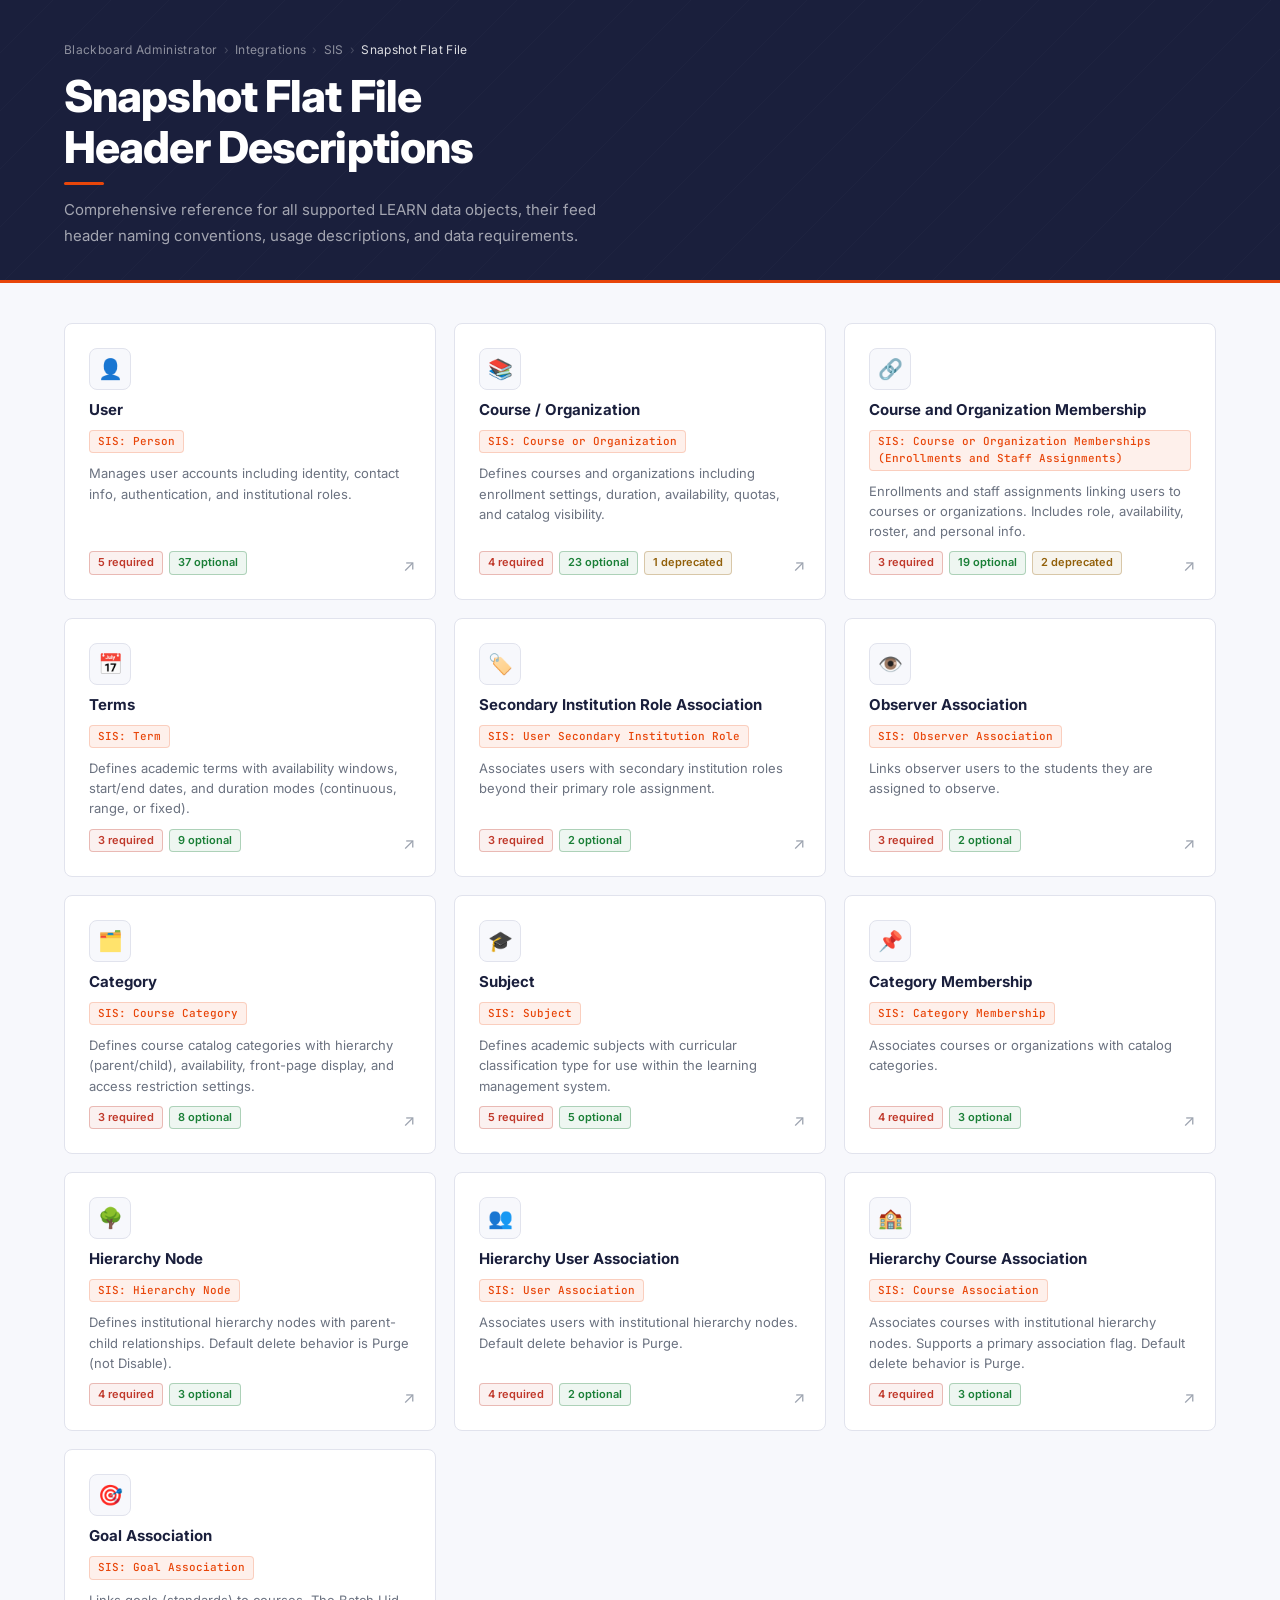
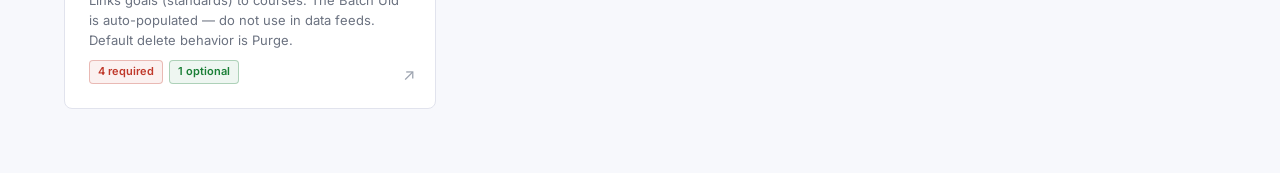
<file: docs/snapshot_reference_site/site/index.html>
<!DOCTYPE html>
<html lang="en">
<head>
<meta charset="UTF-8">
<meta name="viewport" content="width=device-width, initial-scale=1.0">
<title>Snapshot Flat File Header Descriptions</title>
<link rel="preconnect" href="https://fonts.googleapis.com">
<link rel="preconnect" href="https://fonts.gstatic.com" crossorigin>
<link href="https://fonts.googleapis.com/css2?family=Inter:wght@400;500;600;700;800&family=JetBrains+Mono:wght@400;500&display=swap" rel="stylesheet">
<link rel="stylesheet" href="styles.css">
<link rel="stylesheet" href="index.css">
</head>
<body>
<header>
  <div class="header-inner">
    <div class="breadcrumb">Blackboard Administrator<span class="sep">›</span>Integrations<span class="sep">›</span>SIS<span class="sep">›</span><span style="color:rgba(255,255,255,0.85)">Snapshot Flat File</span></div>
    <h1>Snapshot Flat File<br>Header Descriptions</h1>
    <p class="subtitle">Comprehensive reference for all supported LEARN data objects, their feed header naming conventions, usage descriptions, and data requirements.</p>
  </div>
</header>
<main class="main">
  <div class="grid">
    <a class="card" href="user.html">
      <div class="card-icon">👤</div>
      <div class="card-title">User</div>
      <div class="card-sis">SIS: Person</div>
      <div class="card-desc">Manages user accounts including identity, contact info, authentication, and institutional roles.</div>
      <div class="card-meta">
        <span class="badge badge-req">5 required</span>
        <span class="badge badge-opt">37 optional</span>
        
      </div>
      <span class="arrow">&#x2197;</span>
    </a>
    <a class="card" href="course-organization.html">
      <div class="card-icon">📚</div>
      <div class="card-title">Course / Organization</div>
      <div class="card-sis">SIS: Course or Organization</div>
      <div class="card-desc">Defines courses and organizations including enrollment settings, duration, availability, quotas, and catalog visibility.</div>
      <div class="card-meta">
        <span class="badge badge-req">4 required</span>
        <span class="badge badge-opt">23 optional</span>
        <span class="badge badge-dep-warn">1 deprecated</span>
      </div>
      <span class="arrow">&#x2197;</span>
    </a>
    <a class="card" href="membership.html">
      <div class="card-icon">🔗</div>
      <div class="card-title">Course and Organization Membership</div>
      <div class="card-sis">SIS: Course or Organization Memberships (Enrollments and Staff Assignments)</div>
      <div class="card-desc">Enrollments and staff assignments linking users to courses or organizations. Includes role, availability, roster, and personal info.</div>
      <div class="card-meta">
        <span class="badge badge-req">3 required</span>
        <span class="badge badge-opt">19 optional</span>
        <span class="badge badge-dep-warn">2 deprecated</span>
      </div>
      <span class="arrow">&#x2197;</span>
    </a>
    <a class="card" href="terms.html">
      <div class="card-icon">📅</div>
      <div class="card-title">Terms</div>
      <div class="card-sis">SIS: Term</div>
      <div class="card-desc">Defines academic terms with availability windows, start/end dates, and duration modes (continuous, range, or fixed).</div>
      <div class="card-meta">
        <span class="badge badge-req">3 required</span>
        <span class="badge badge-opt">9 optional</span>
        
      </div>
      <span class="arrow">&#x2197;</span>
    </a>
    <a class="card" href="secondary-institution-role.html">
      <div class="card-icon">🏷️</div>
      <div class="card-title">Secondary Institution Role Association</div>
      <div class="card-sis">SIS: User Secondary Institution Role</div>
      <div class="card-desc">Associates users with secondary institution roles beyond their primary role assignment.</div>
      <div class="card-meta">
        <span class="badge badge-req">3 required</span>
        <span class="badge badge-opt">2 optional</span>
        
      </div>
      <span class="arrow">&#x2197;</span>
    </a>
    <a class="card" href="observer-association.html">
      <div class="card-icon">👁️</div>
      <div class="card-title">Observer Association</div>
      <div class="card-sis">SIS: Observer Association</div>
      <div class="card-desc">Links observer users to the students they are assigned to observe.</div>
      <div class="card-meta">
        <span class="badge badge-req">3 required</span>
        <span class="badge badge-opt">2 optional</span>
        
      </div>
      <span class="arrow">&#x2197;</span>
    </a>
    <a class="card" href="category.html">
      <div class="card-icon">🗂️</div>
      <div class="card-title">Category</div>
      <div class="card-sis">SIS: Course Category</div>
      <div class="card-desc">Defines course catalog categories with hierarchy (parent/child), availability, front-page display, and access restriction settings.</div>
      <div class="card-meta">
        <span class="badge badge-req">3 required</span>
        <span class="badge badge-opt">8 optional</span>
        
      </div>
      <span class="arrow">&#x2197;</span>
    </a>
    <a class="card" href="subject.html">
      <div class="card-icon">🎓</div>
      <div class="card-title">Subject</div>
      <div class="card-sis">SIS: Subject</div>
      <div class="card-desc">Defines academic subjects with curricular classification type for use within the learning management system.</div>
      <div class="card-meta">
        <span class="badge badge-req">5 required</span>
        <span class="badge badge-opt">5 optional</span>
        
      </div>
      <span class="arrow">&#x2197;</span>
    </a>
    <a class="card" href="category-membership.html">
      <div class="card-icon">📌</div>
      <div class="card-title">Category Membership</div>
      <div class="card-sis">SIS: Category Membership</div>
      <div class="card-desc">Associates courses or organizations with catalog categories.</div>
      <div class="card-meta">
        <span class="badge badge-req">4 required</span>
        <span class="badge badge-opt">3 optional</span>
        
      </div>
      <span class="arrow">&#x2197;</span>
    </a>
    <a class="card" href="hierarchy-node.html">
      <div class="card-icon">🌳</div>
      <div class="card-title">Hierarchy Node</div>
      <div class="card-sis">SIS: Hierarchy Node</div>
      <div class="card-desc">Defines institutional hierarchy nodes with parent-child relationships. Default delete behavior is Purge (not Disable).</div>
      <div class="card-meta">
        <span class="badge badge-req">4 required</span>
        <span class="badge badge-opt">3 optional</span>
        
      </div>
      <span class="arrow">&#x2197;</span>
    </a>
    <a class="card" href="hierarchy-user-association.html">
      <div class="card-icon">👥</div>
      <div class="card-title">Hierarchy User Association</div>
      <div class="card-sis">SIS: User Association</div>
      <div class="card-desc">Associates users with institutional hierarchy nodes. Default delete behavior is Purge.</div>
      <div class="card-meta">
        <span class="badge badge-req">4 required</span>
        <span class="badge badge-opt">2 optional</span>
        
      </div>
      <span class="arrow">&#x2197;</span>
    </a>
    <a class="card" href="hierarchy-course-association.html">
      <div class="card-icon">🏫</div>
      <div class="card-title">Hierarchy Course Association</div>
      <div class="card-sis">SIS: Course Association</div>
      <div class="card-desc">Associates courses with institutional hierarchy nodes. Supports a primary association flag. Default delete behavior is Purge.</div>
      <div class="card-meta">
        <span class="badge badge-req">4 required</span>
        <span class="badge badge-opt">3 optional</span>
        
      </div>
      <span class="arrow">&#x2197;</span>
    </a>
    <a class="card" href="goal-association.html">
      <div class="card-icon">🎯</div>
      <div class="card-title">Goal Association</div>
      <div class="card-sis">SIS: Goal Association</div>
      <div class="card-desc">Links goals (standards) to courses. The Batch Uid is auto-populated — do not use in data feeds. Default delete behavior is Purge.</div>
      <div class="card-meta">
        <span class="badge badge-req">4 required</span>
        <span class="badge badge-opt">1 optional</span>
        
      </div>
      <span class="arrow">&#x2197;</span>
    </a>
  </div>
</main>
</body>
</html>
</file>
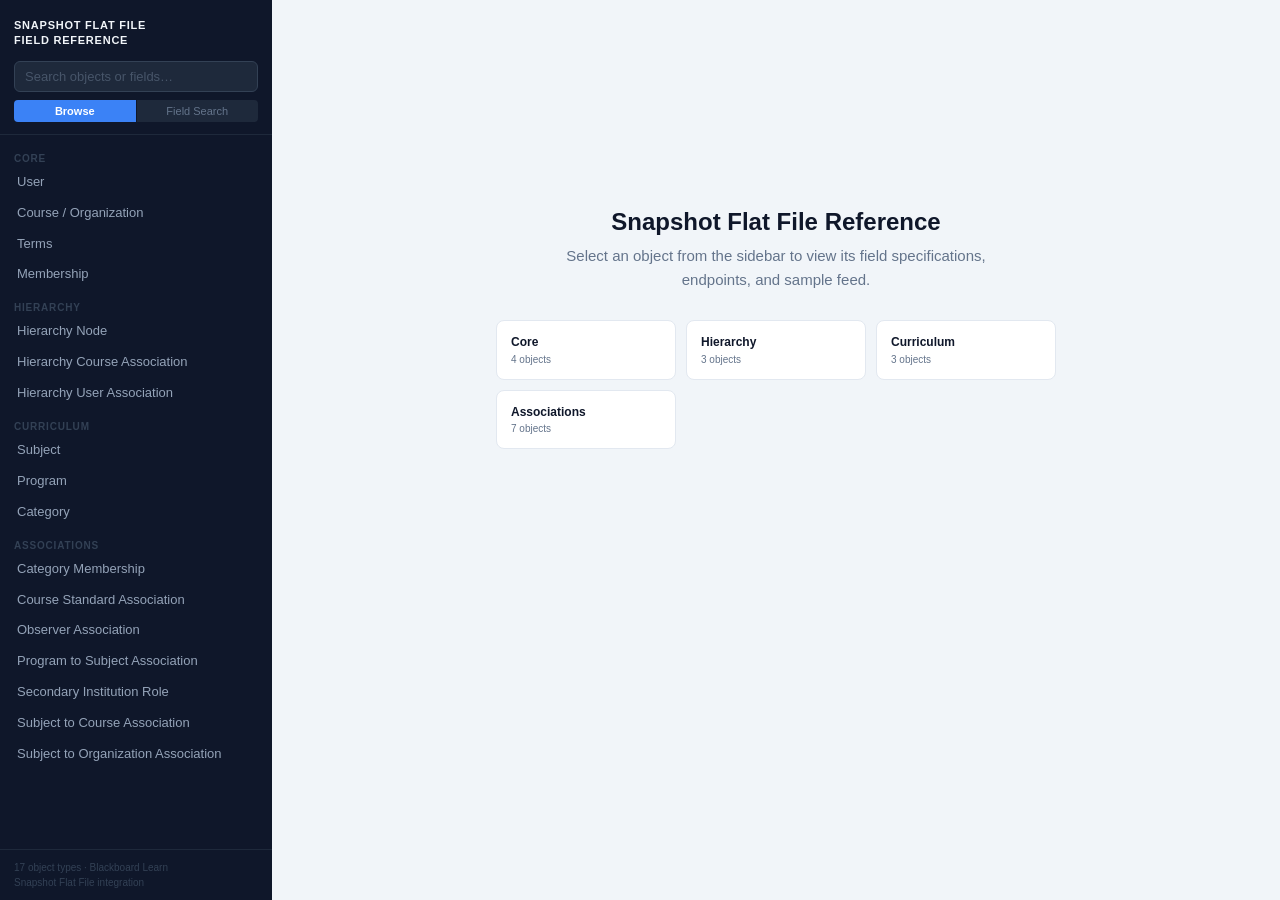
<file: snapshot_specs/snapshot-field-reference.html>
<!DOCTYPE html>
<html lang="en">
<head>
<meta charset="UTF-8">
<meta name="viewport" content="width=device-width, initial-scale=1.0">
<title>Snapshot Flat File — Field Reference</title>
<style>
*,*::before,*::after{box-sizing:border-box;margin:0;padding:0}
:root{
  --sw:272px;--sbg:#0f172a;--sfg:#94a3b8;--shover:#1e293b;
  --accent:#3b82f6;--danger:#ef4444;--warn:#f59e0b;--ok:#22c55e;
  --border:#e2e8f0;--bg:#f1f5f9;--surf:#ffffff;--text:#0f172a;--muted:#64748b;
}
body{font-family:-apple-system,BlinkMacSystemFont,'Segoe UI',sans-serif;background:var(--bg);color:var(--text);display:flex;height:100vh;overflow:hidden;}

/* ── Sidebar ── */
#sidebar{width:var(--sw);background:var(--sbg);display:flex;flex-direction:column;flex-shrink:0;overflow:hidden;}
#sb-head{padding:18px 14px 12px;border-bottom:1px solid #1e293b;}
#sb-head h1{font-size:11px;font-weight:700;color:#f1f5f9;letter-spacing:.07em;text-transform:uppercase;margin-bottom:12px;line-height:1.4;}
#sb-search{width:100%;padding:7px 10px;background:#1e293b;border:1px solid #334155;border-radius:6px;color:#f1f5f9;font-size:13px;outline:none;}
#sb-search::placeholder{color:#475569;}
#sb-search:focus{border-color:var(--accent);}
#sb-mode{display:flex;gap:1px;margin-top:8px;}
.mode-btn{flex:1;padding:5px 0;background:#1e293b;border:none;border-radius:0;color:#64748b;font-size:11px;cursor:pointer;transition:all .1s;}
.mode-btn:first-child{border-radius:4px 0 0 4px;}
.mode-btn:last-child{border-radius:0 4px 4px 0;}
.mode-btn.active{background:var(--accent);color:#fff;font-weight:600;}
#nav{flex:1;overflow-y:auto;padding:6px 0 16px;}
.nav-group-label{font-size:10px;font-weight:700;color:#334155;text-transform:uppercase;letter-spacing:.08em;padding:12px 14px 3px;}
.nav-item{display:block;padding:7px 14px;color:var(--sfg);font-size:13px;cursor:pointer;border-left:3px solid transparent;transition:all .1s;line-height:1.3;}
.nav-item:hover{background:var(--shover);color:#e2e8f0;}
.nav-item.active{background:#1e293b;color:#f1f5f9;border-left-color:var(--accent);font-weight:600;}
.nav-item.hidden{display:none;}
.nav-group-label.hidden{display:none;}
#nav::-webkit-scrollbar{width:3px;}
#nav::-webkit-scrollbar-thumb{background:#334155;border-radius:2px;}
#sb-footer{padding:10px 14px;border-top:1px solid #1e293b;}
#sb-footer p{font-size:10px;color:#334155;line-height:1.5;}

/* ── Main ── */
#main{flex:1;overflow-y:auto;padding:36px 44px 60px;}
#main::-webkit-scrollbar{width:5px;}
#main::-webkit-scrollbar-thumb{background:#cbd5e1;border-radius:3px;}

/* Welcome */
#welcome{display:flex;flex-direction:column;align-items:center;justify-content:center;min-height:65vh;text-align:center;}
#welcome h2{font-size:24px;font-weight:700;margin-bottom:8px;}
#welcome p{font-size:15px;color:var(--muted);max-width:420px;line-height:1.6;}
.wgrid{display:grid;grid-template-columns:repeat(3,1fr);gap:10px;margin-top:28px;max-width:560px;width:100%;}
.wcard{padding:14px;background:var(--surf);border:1px solid var(--border);border-radius:8px;cursor:pointer;transition:border-color .1s,box-shadow .1s;text-align:left;}
.wcard:hover{border-color:var(--accent);box-shadow:0 2px 12px rgba(59,130,246,.12);}
.wcard-title{font-size:12px;font-weight:700;color:var(--text);line-height:1.3;}
.wcard-sub{font-size:10px;color:var(--muted);margin-top:3px;}

/* Object detail */
#detail{display:none;}
.obj-title{font-size:24px;font-weight:800;color:var(--text);margin-bottom:6px;}
.obj-meta{display:flex;gap:6px;flex-wrap:wrap;margin-bottom:14px;}
.badge{display:inline-flex;align-items:center;gap:4px;padding:3px 10px;border-radius:20px;font-size:11px;font-weight:600;letter-spacing:.02em;}
.badge-blue{background:#dbeafe;color:#1d4ed8;}
.badge-red{background:#fee2e2;color:#b91c1c;}
.badge-yellow{background:#fef9c3;color:#854d0e;}
.badge-green{background:#dcfce7;color:#15803d;}
.badge-gray{background:#f1f5f9;color:#475569;}
.obj-desc{font-size:14px;color:var(--muted);line-height:1.65;max-width:680px;margin-bottom:28px;}

/* Section */
.sec{margin-bottom:30px;}
.sec-title{font-size:11px;font-weight:700;text-transform:uppercase;letter-spacing:.07em;color:var(--muted);margin-bottom:10px;padding-bottom:6px;border-bottom:1px solid var(--border);}

/* Tables */
.tbl-wrap{overflow-x:auto;border-radius:8px;border:1px solid var(--border);}
table{width:100%;border-collapse:collapse;font-size:13px;background:var(--surf);}
th{background:#f8fafc;padding:9px 12px;text-align:left;font-size:10px;font-weight:700;text-transform:uppercase;letter-spacing:.05em;color:var(--muted);border-bottom:1px solid var(--border);white-space:nowrap;}
td{padding:9px 12px;border-bottom:1px solid var(--border);vertical-align:top;line-height:1.4;}
tr:last-child td{border-bottom:none;}
tr.dep-row{opacity:.45;}
tr.dep-row td:first-child{text-decoration:line-through;}

/* Field cells */
.fn{font-weight:600;font-size:13px;}
.fh{font-family:'SF Mono',Consolas,monospace;font-size:11px;color:#1d4ed8;background:#eff6ff;padding:1px 5px;border-radius:3px;display:inline-block;}
.fh-alt{font-family:'SF Mono',Consolas,monospace;font-size:10px;color:#6b7280;display:block;margin-top:3px;}
.fh-auto{font-family:'SF Mono',Consolas,monospace;font-size:11px;color:#64748b;font-style:italic;}
.dep-tag{font-size:10px;background:#fee2e2;color:#b91c1c;padding:1px 5px;border-radius:3px;margin-left:4px;font-weight:600;}
.req-icon{display:inline-block;width:8px;height:8px;border-radius:50%;}
.req-y{background:var(--danger);}
.req-n{background:#d1d5db;}
.vals{font-family:'SF Mono',Consolas,monospace;font-size:11px;color:#7c3aed;background:#f5f3ff;padding:2px 6px;border-radius:3px;display:inline-block;line-height:1.5;}

/* Filter bar */
.fbar{display:flex;gap:6px;margin-bottom:10px;align-items:center;flex-wrap:wrap;}
.fbar-label{font-size:11px;color:var(--muted);}
.fbtn{padding:4px 12px;border-radius:20px;border:1px solid var(--border);background:var(--surf);font-size:11px;cursor:pointer;color:var(--muted);transition:all .1s;}
.fbtn.on{background:var(--accent);border-color:var(--accent);color:#fff;font-weight:700;}
.field-search-wrap{margin-left:auto;}
#field-search{padding:5px 10px;border:1px solid var(--border);border-radius:6px;font-size:12px;outline:none;width:180px;}
#field-search:focus{border-color:var(--accent);}

/* Sample */
.sample-box{background:#0f172a;border-radius:8px;padding:16px 16px 14px;position:relative;}
.s-line{font-family:'SF Mono',Consolas,monospace;font-size:12px;line-height:1.9;white-space:pre-wrap;word-break:break-all;}
.s-head{color:#7dd3fc;}
.s-data{color:#86efac;}
.copy-btn{position:absolute;top:12px;right:12px;padding:4px 11px;background:#1e293b;border:1px solid #334155;border-radius:5px;color:#94a3b8;font-size:11px;cursor:pointer;transition:all .1s;}
.copy-btn:hover{background:#334155;color:#f1f5f9;}
.copy-btn.ok{color:#86efac;border-color:#4ade80;}

/* Notes */
.notes-list{list-style:none;display:flex;flex-direction:column;gap:7px;}
.notes-list li{padding:9px 13px;background:#fefce8;border-left:3px solid #fbbf24;border-radius:0 6px 6px 0;font-size:13px;line-height:1.5;color:#78350f;}

/* Endpoint path */
.epath{font-family:'SF Mono',Consolas,monospace;font-size:11px;color:#059669;background:#ecfdf5;padding:1px 6px;border-radius:3px;}

/* Field search / cross-spec */
#xsearch-view{display:none;}
.xs-header{font-size:22px;font-weight:700;margin-bottom:20px;}
.xs-empty{color:var(--muted);font-size:14px;margin-top:40px;text-align:center;}
.xs-result{padding:13px 16px;background:var(--surf);border:1px solid var(--border);border-radius:8px;margin-bottom:8px;cursor:pointer;transition:border-color .1s;}
.xs-result:hover{border-color:var(--accent);}
.xs-obj{font-size:10px;text-transform:uppercase;letter-spacing:.06em;color:var(--muted);margin-bottom:3px;}
.xs-fn{font-size:14px;font-weight:700;}
.xs-fh{font-family:monospace;font-size:12px;color:#1d4ed8;margin-top:3px;}
.xs-cm{font-size:12px;color:var(--muted);margin-top:3px;line-height:1.4;}
mark{background:#fef08a;padding:0 1px;border-radius:2px;}

/* Value tables */
.vtbl-wrap{margin-top:12px;}
.vtbl-caption{font-size:11px;font-weight:700;text-transform:uppercase;letter-spacing:.05em;color:var(--muted);margin-bottom:6px;}
</style>
</head>
<body>

<div id="sidebar">
  <div id="sb-head">
    <h1>Snapshot Flat File<br>Field Reference</h1>
    <input id="sb-search" type="text" placeholder="Search objects or fields…" autocomplete="off">
    <div id="sb-mode">
      <button class="mode-btn active" id="mode-browse" onclick="setMode('browse')">Browse</button>
      <button class="mode-btn" id="mode-xsearch" onclick="setMode('xsearch')">Field Search</button>
    </div>
  </div>
  <div id="nav"></div>
  <div id="sb-footer"><p>17 object types · Blackboard Learn<br>Snapshot Flat File integration</p></div>
</div>

<div id="main">
  <div id="welcome">
    <h2>Snapshot Flat File Reference</h2>
    <p>Select an object from the sidebar to view its field specifications, endpoints, and sample feed.</p>
    <div class="wgrid" id="wgrid"></div>
  </div>
  <div id="detail"></div>
  <div id="xsearch-view">
    <div class="xs-header">Field Search</div>
    <div style="margin-bottom:20px;">
      <input id="xs-input" type="text" placeholder="Search by field name, header, or comment…"
        style="width:100%;max-width:500px;padding:10px 14px;border:1px solid var(--border);border-radius:8px;font-size:14px;outline:none;"
        oninput="runXSearch(this.value)">
    </div>
    <div id="xs-results"></div>
  </div>
</div>

<script>
// ─────────────────────────────────────────────
//  DATA
// ─────────────────────────────────────────────
const SPECS = [
{
  id:'snapshot-flatfile-user',title:'User',sis_object:'Person',
  endpoint_slug:'person',insert_update:'Smart Insert or Update',delete_behavior:'Disable',
  group:'Core',
  description:'The User object provisions and updates user accounts in Blackboard Learn. Each user is identified by a permanent external_person_key that must never change for the lifetime of the account.',
  endpoints:[
    {op:'Store',path:'person/store'},{op:'Complete Refresh',path:'person/refresh'},
    {op:'Complete Refresh by Data Source',path:'person/refreshlegacy'},{op:'Delete',path:'person/delete'}
  ],
  fields:[
    {name:'Batch Uid',header:'external_person_key',required:true,unique:true,format:'Max 64',comment:'Permanent, non-changing identifier. The database cannot merge data between distinct accounts.'},
    {name:'Data Source Key',header:'data_source_key',required:true,unique:false,format:'Max 256',multibyte:true,comment:'May be supplied by the integration configuration rather than the file.'},
    {name:'First Name',header:'firstname',required:true,unique:false,format:'Max 100',multibyte:true},
    {name:'Last Name',header:'lastname',required:true,unique:false,format:'Max 100',multibyte:true},
    {name:'Username',header:'user_id',required:true,unique:true,format:'Max 50',multibyte:true,comment:'The username used to log into Blackboard. Must be globally unique.'},
    {name:'Available',header:'available_ind',required:false,unique:false,values:"'Y' | 'N'"},
    {name:'Birthdate',header:'birthdate',required:false,unique:false,format:'yyyymmdd'},
    {name:'City',header:'city',required:false,unique:false,format:'Max 50',multibyte:true},
    {name:'Company',header:'company',required:false,unique:false,format:'Max 100',multibyte:true},
    {name:'Country',header:'country',required:false,unique:false,format:'Max 50',multibyte:true},
    {name:'Department',header:'department',required:false,unique:false,format:'Max 100',multibyte:true},
    {name:'Domain Name',header:'domain_name',required:false,unique:false,format:'Max 255',comment:'Must match a configured hostname. Set at insert only — updates silently ignored.'},
    {name:'Education Level',header:'educ_level',required:false,unique:false,values:'See education_level_values'},
    {name:'Email',header:'email',required:false,unique:false,format:'Max 100',comment:'Blackboard recommends this not be null — users without an email cannot send email.'},
    {name:'Gender',header:'gender',required:false,unique:false,values:"'Not Disclosed' | 'Male' | 'Female'"},
    {name:'Home Phone',header:'h_phone_1',required:false,unique:false,format:'Max 50',multibyte:true},
    {name:'Home Phone (Secondary)',header:'h_phone_2',required:false,unique:false,format:'Max 50',multibyte:true},
    {name:'Institution Email',header:'inst_email',required:false,unique:true,format:'Max 254',comment:'Used for third-party integrations only. No Blackboard email is sent to this address.'},
    {name:'Job Title',header:'job_title',required:false,unique:false,format:'Max 100',multibyte:true},
    {name:'Middle Name',header:'middlename',required:false,unique:false,format:'Max 100',multibyte:true},
    {name:'Mobile Phone',header:'m_phone',required:false,unique:false,format:'Max 50',multibyte:true},
    {name:'Name Pronunciation',header:'TBC',required:false,unique:false,format:'Max 1000',multibyte:true,comment:'Phonetic spelling. Header value pending confirmation.'},
    {name:'Other Name',header:'othername',required:false,unique:false,format:'Max 100',comment:'Alternate preferred name.'},
    {name:'Password',header:'passwd',required:false,unique:false,format:'Max 32',multibyte:true,comment:'If not provided, Learn auto-populates a SHA-512 hash.'},
    {name:'Password Encryption Type',header:'pwencryptiontype',required:false,unique:false,values:"'MD5' | 'SSHA'"},
    {name:'Primary Institution Role',header:'institution_role',required:false,unique:false,comment:'Determines portal module view. See Manage Institution Roles for valid values.'},
    {name:'Pronouns',header:'pronouns',required:false,unique:false,format:'Max 1000',comment:'Multiple values accepted, comma-delimited.'},
    {name:'Replacement Batch Uid',header:'new_external_person_key',required:false,unique:true,format:'Max 64',multibyte:true,comment:'Use only when a user\'s external_person_key must genuinely change.'},
    {name:'Replacement Data Source Batch Uid',header:'new_data_source_key',required:false,unique:false,comment:'UI mapping: script.flatfile.UserReplacementDataSourceBatchUid'},
    {name:'Row Status',header:'row_status',required:false,unique:false,values:"'enabled' | 'disabled' | 'deleted'"},
    {name:'State / Province',header:'state',required:false,unique:false,format:'Max 50',multibyte:true},
    {name:'Street 1',header:'street_1',required:false,unique:false,format:'Max 100',multibyte:true},
    {name:'Street 2',header:'street_2',required:false,unique:false,format:'Max 100',multibyte:true},
    {name:'Student ID',header:'student_id',required:false,unique:false,format:'Max 100',multibyte:true,comment:'Display only — not used for lookup or matching.'},
    {name:'Suffix',header:'suffix',required:false,unique:false,format:'Max 100',multibyte:true},
    {name:'System Role',header:'system_role',required:false,unique:false,values:'See system_role_values',comment:'Defaults to none if not provided.'},
    {name:'Title',header:'title',required:false,unique:false,format:'Max 100',multibyte:true},
    {name:'Website',header:'webpage',required:false,unique:false,format:'Max 100'},
    {name:'Work Phone',header:'b_phone_1',required:false,unique:false,format:'Max 50',multibyte:true},
    {name:'Work Phone (Secondary)',header:'b_phone_2',required:false,unique:false,format:'Max 50',multibyte:true},
    {name:'Zip / Postal Code',header:'zip_code',required:false,unique:false,format:'Max 50',multibyte:true},
  ],
  value_tables:[
    {id:'education_level_values',caption:'Education Level Values',columns:['Value'],rows:[['K-8'],['high school'],['freshman'],['sophomore'],['junior'],['senior'],['graduate school'],['post-graduate school']]},
    {id:'system_role_values',caption:'System Role Values',columns:['Role','Accepted Values'],rows:[
      ['User Administrator','account_admin, accountadmin, user_admin'],
      ['System Support','system_support, syssupport'],
      ['Course Creator','course_creator, creator'],
      ['Support','course_support, support'],
      ['Guest','guest'],['None','none'],['Observer','observer'],
      ['Portal Administrator','portal_admin, portal'],
      ['System Administrator','sys_admin, sysadmin, system_admin'],
      ['eCommerce Administrator','ecommerce_admin'],
      ['Card Office Administrator','card_office_admin'],
      ['Store Administrator','store_admin'],
    ]}
  ],
  sample:{headers:['external_person_key','data_source_key','firstname','lastname','user_id','email','available_ind','institution_role','system_role','row_status'],
    rows:[['STU-100042','SIS-IMPORT-2025','Maria','Santos','msantos','msantos@university.edu','Y','Student','none','enabled']]},
  notes:['external_person_key must never change. The database cannot merge data between distinct accounts.',
    'If passwd is not supplied, Blackboard auto-populates a SHA-512 hash.',
    'Email: Blackboard strongly recommends email not be null. Users without an email address cannot send email from within Blackboard.',
    'domain_name is set at insert only. Subsequent updates are silently ignored.']
},
{
  id:'snapshot-flatfile-course',title:'Course / Organization',sis_object:'Course or Organization',
  endpoint_slug:'course',insert_update:'Smart Insert or Update',delete_behavior:'Disable',
  group:'Core',
  description:'The Course object creates and updates Courses and Organizations in Blackboard Learn. Both use the same field structure but are submitted to separate endpoints and use different header names for key identifying fields.',
  endpoints:[
    {op:'Store',path:'course/store',variant:'Course'},{op:'Complete Refresh',path:'course/refresh',variant:'Course'},
    {op:'Complete Refresh by Data Source',path:'course/refreshlegacy',variant:'Course'},{op:'Delete',path:'course/delete',variant:'Course'},
    {op:'Store',path:'organization/store',variant:'Organization'},{op:'Complete Refresh',path:'organization/refresh',variant:'Organization'},
    {op:'Complete Refresh by Data Source',path:'organization/refreshlegacy',variant:'Organization'},{op:'Delete',path:'organization/delete',variant:'Organization'},
  ],
  fields:[
    {name:'Batch Uid',header:'external_course_key',org_variant:'external_organization_key',required:true,unique:true,format:'Max 64'},
    {name:'Data Source Key',header:'data_source_key',required:true,unique:false,format:'Max 256',multibyte:true,comment:'May be supplied by the integration configuration rather than the file.'},
    {name:'Course ID / Organization ID',header:'course_id',org_variant:'organization_id',required:true,unique:true,format:'Max 100',comment:'Short name (e.g. MATH101_F25). Characters not allowed: space, &, /, \', +. Cannot be changed after creation.'},
    {name:'Course Name / Organization Name',header:'course_name',org_variant:'organization_name',required:true,unique:false,format:'Max 255',multibyte:true},
    {name:'Available',header:'available_ind',required:false,unique:false,values:"'Y' | 'N'"},
    {name:'Allow Guests',header:'allow_guest_ind',required:false,unique:false,values:"'Y' | 'N'"},
    {name:'Allow Observers',header:'allow_observer_ind',required:false,unique:false,values:"'Y' | 'N'"},
    {name:'Show In Catalog',header:'catalog_ind',required:false,unique:false,values:"'Y' | 'N'"},
    {name:'Days of Use',header:'days_of_use',required:false,unique:false,format:'Numeric (e.g. 120)',comment:'Days students may access after enrollment. Used when duration is D.'},
    {name:'Description Page',header:'desc_page_ind',required:false,unique:false,deprecated:true,comment:'Not currently supported. Do not use.'},
    {name:'Duration',header:'duration',required:false,unique:false,values:'See duration_values',comment:'Schedules course availability window.'},
    {name:'End Date',header:'end_date',required:false,unique:false,format:'yyyymmdd'},
    {name:'Enrollment End Date',header:'enroll_end',required:false,unique:false,format:'yyyymmdd'},
    {name:'Enrollment Start Date',header:'enroll_start',required:false,unique:false,format:'yyyymmdd'},
    {name:'Enrollment Type',header:'enroll_option',required:false,unique:false,values:"'instructor' | 'self' | 'email'"},
    {name:'Fee',header:'fee',required:false,unique:false,format:'Numeric, 2 decimal places'},
    {name:'Institution Name',header:'institution_name',required:false,unique:false,format:'Max 255',multibyte:true},
    {name:'Language Pack',header:'locale',required:false,unique:false,format:'Max 20 (e.g. fr_FR)'},
    {name:'Locked Out',header:'lockout_ind',required:false,unique:false,values:"'Y' | 'N'",comment:'If Y, access restricted based on end_date and start_date.'},
    {name:'Maximum Disk Usage (soft limit)',header:'soft_limit',required:false,unique:false,format:'Numeric bytes (e.g. 10485760 for 10MB)'},
    {name:'Primary Node Batch Uid',header:'primary_external_node_key',required:false,unique:false,comment:'External key of the primary institutional hierarchy node.'},
    {name:'Service Level Type',header:'service_level',required:false,unique:false,values:'See service_level_values',comment:'Set automatically by the endpoint. Do not supply in feeds.'},
    {name:'Source Copy Key',header:'template_course_key',org_variant:'template_organization_key',required:false,unique:false,format:'Max 64',multibyte:true},
    {name:'Start Date',header:'start_date',required:false,unique:false,format:'yyyymmdd'},
    {name:'Term Key',header:'external_term_key',required:false,unique:false,format:'Max 256',comment:'External key of the associated term.'},
    {name:'Replacement Batch Uid',header:'new_external_course_key',org_variant:'new_external_organization_key',required:false,unique:true,format:'Max 64',multibyte:true,comment:'Use only when the EXTERNAL KEY must change.'},
    {name:'Replacement Data Source Batch Uid',header:'new_data_source_key',required:false,unique:false,comment:'UI mapping: script.flatfile.CourseReplacementDataSourceBatchUid'},
    {name:'Row Status',header:'row_status',required:false,unique:false,values:"'enabled' | 'disabled' | 'deleted'"},
  ],
  value_tables:[
    {id:'duration_values',caption:'Duration Values',columns:['Value','Description'],rows:[
      ['C','Continuous — always accessible'],['R','Range — between start_date and end_date'],
      ['D','Fixed — N days from enrollment (see days_of_use)'],['T','Term-dictated — controlled by the associated term']
    ]},
    {id:'service_level_values',caption:'Service Level Values',columns:['Value','Description'],rows:[
      ['F','Full — standard Course'],['C','Community — Organization'],
      ['S','System — limited functions'],['R','Not used'],['T','Not used']
    ]}
  ],
  sample:{headers:['external_course_key','data_source_key','course_id','course_name','available_ind','duration','start_date','end_date','external_term_key','row_status'],
    rows:[['MATH101-F25','SIS-IMPORT-2025','MATH101_F25','Calculus I - Fall 2025','Y','R','20250825','20251215','TERM-F25','enabled']]},
  notes:['Courses and Organizations share the same fields but use different header names and separate endpoints.',
    'course_id / organization_id cannot be changed after creation.',
    'service_level is set automatically by the endpoint — do not include in feeds.']
},
{
  id:'snapshot-flatfile-terms',title:'Terms',sis_object:'Term',
  endpoint_slug:'term',insert_update:'Smart Insert or Update',delete_behavior:'Disable',
  group:'Core',
  description:'The Term object creates and manages academic terms in Blackboard Learn. Terms control course availability windows and can be associated with courses via external_term_key.',
  endpoints:[
    {op:'Store',path:'term/store'},{op:'Complete Refresh',path:'term/refresh'},
    {op:'Complete Refresh by Data Source',path:'term/refreshlegacy'},{op:'Delete',path:'term/delete'}
  ],
  fields:[
    {name:'Batch Uid',header:'external_term_key',required:true,unique:true,format:'Max 256',multibyte:true,comment:'Letters, digits, dashes, and periods only — no spaces.'},
    {name:'Data Source Key',header:'data_source_key',required:true,unique:false,format:'Max 256',multibyte:true,comment:'May be supplied by the integration configuration rather than the file.'},
    {name:'Name',header:'name',required:true,unique:false,format:'Max 333',comment:'Name of the term as displayed to users.'},
    {name:'Available',header:'available_ind',required:false,unique:false,values:"'Y' | 'N'"},
    {name:'Days of Use',header:'days_of_use',required:false,unique:false,format:'Numeric',comment:'Used when duration is Fixed.'},
    {name:'Description',header:'description',required:false,unique:false},
    {name:'Duration',header:'duration',required:false,unique:false,values:"'Continuous' | 'Range' | 'Fixed'"},
    {name:'End Date',header:'end_date',required:false,unique:false,format:'yyyymmdd'},
    {name:'Start Date',header:'start_date',required:false,unique:false,format:'yyyymmdd'},
    {name:'Replacement Batch Uid',header:'new_external_term_key',required:false,unique:true,format:'Max 256',multibyte:true},
    {name:'Replacement Data Source Batch Uid',header:'new_data_source_key',required:false,unique:false,comment:'UI mapping: script.flatfile.TermReplacementDataSourceBatchUid'},
    {name:'Row Status',header:'row_status',required:false,unique:false,values:"'enabled' | 'disabled' | 'deleted'"},
  ],
  sample:{headers:['external_term_key','data_source_key','name','available_ind','duration','start_date','end_date','row_status'],
    rows:[['TERM-F25','SIS-IMPORT-2025','Fall 2025','Y','Range','20250825','20251215','enabled']]},
  notes:['external_term_key may contain only letters, digits, dashes, and periods — no spaces.',
    'Term availability controls associated course availability when available_ind is N.']
},
{
  id:'snapshot-flatfile-membership',title:'Membership',sis_object:'Course or Organization Memberships',
  endpoint_slug:'membership',insert_update:'Smart Insert or Update',delete_behavior:'Disable',
  group:'Core',
  description:'The Membership object creates and manages enrollments and staff assignments for Courses and Organizations. Both use the same fields but are submitted to separate endpoints.',
  endpoints:[
    {op:'Store',path:'membership/store',variant:'Course'},{op:'Complete Refresh',path:'membership/refresh',variant:'Course'},
    {op:'Complete Refresh by Data Source',path:'membership/refreshlegacy',variant:'Course'},{op:'Delete',path:'membership/delete',variant:'Course'},
    {op:'Store',path:'organizationmembership/store',variant:'Organization'},{op:'Complete Refresh',path:'organizationmembership/refresh',variant:'Organization'},
    {op:'Complete Refresh by Data Source',path:'organizationmembership/refreshlegacy',variant:'Organization'},{op:'Delete',path:'organizationmembership/delete',variant:'Organization'},
  ],
  fields:[
    {name:'Course / Org Batch Uid',header:'external_course_key',org_variant:'external_organization_key',required:true,unique:false,format:'Max 64',multibyte:true},
    {name:'Data Source Key',header:'data_source_key',required:true,unique:false,format:'Max 256',multibyte:true,comment:'May be supplied by the integration configuration rather than the file.'},
    {name:'User Batch Uid',header:'external_person_key',required:true,unique:false,format:'Max 64',multibyte:true},
    {name:'Available',header:'available_ind',required:false,unique:false,values:"'Y' | 'N'"},
    {name:'Cartridge Access',header:'hascartridgeaccess',required:false,unique:false,deprecated:true,comment:'Not supported and targeted for removal. Do not use.'},
    {name:'Image URL',header:'Image_URL',required:false,unique:false,deprecated:true,comment:'Not supported and targeted for removal. Do not use.'},
    {name:'Include In Roster',header:'roster_ind',required:false,unique:false,values:"'Y' | 'N'"},
    {name:'Introduction',header:'intro',required:false,unique:false,format:'Max 4000',multibyte:true},
    {name:'Notes',header:'notes',required:false,unique:false,format:'No limit',multibyte:true},
    {name:'Personal Information',header:'pinfo',required:false,unique:false,format:'No limit',multibyte:true},
    {name:'Primary Instructor',header:'primary_instructor',required:false,unique:false,values:"'Y' | 'N'",comment:'Member must have a course role with the \'treat as instructor\' flag. Y on a non-instructor role is rejected.'},
    {name:'Receive Email',header:'receive_email_ind',required:false,unique:false,values:"'Y' | 'N'"},
    {name:'Replacement Data Source Batch Uid',header:'new_data_source_key',required:false,unique:false,comment:'UI mapping: script.flatfile.MemberReplacementDataSourceBatchUid'},
    {name:'Role',header:'role',required:false,unique:false,values:"'Instructor' | 'teaching_assistant' | 'course_builder' | 'Grader' | 'Student' | 'guest' | 'none'"},
    {name:'Row Status',header:'row_status',required:false,unique:false,values:"'enabled' | 'disabled' | 'deleted'"},
    {name:'Website 1 — Description',header:'link_description_1',required:false,unique:false,format:'Max 255'},
    {name:'Website 1 — Name',header:'link_name_1',required:false,unique:false,format:'Max 100'},
    {name:'Website 1 — URL',header:'link_url_1',required:false,unique:false,format:'Max 100'},
    {name:'Website 2 — Description',header:'link_description_2',required:false,unique:false,format:'Max 255'},
    {name:'Website 2 — Name',header:'link_name_2',required:false,unique:false,format:'Max 100'},
    {name:'Website 2 — URL',header:'link_url_2',required:false,unique:false,format:'Max 100'},
    {name:'Website 3 — Description',header:'link_description_3',required:false,unique:false,format:'Max 255'},
    {name:'Website 3 — Name',header:'link_name_3',required:false,unique:false,format:'Max 100'},
    {name:'Website 3 — URL',header:'link_url_3',required:false,unique:false,format:'Max 100'},
  ],
  sample:{headers:['external_course_key','data_source_key','external_person_key','role','available_ind','row_status'],
    rows:[['MATH101-F25','SIS-IMPORT-2025','STU-100042','Student','Y','enabled']]},
  notes:['Course and Organization memberships use the same fields but different endpoints and key headers.',
    'primary_instructor is only valid for course roles that have the \'treat as instructor\' flag enabled.',
    'Deprecated fields (hascartridgeaccess, Image_URL) should be removed from any existing feeds.']
},
{
  id:'snapshot-flatfile-hierarchy-node',title:'Hierarchy Node',sis_object:'Hierarchy Node',
  endpoint_slug:'node',insert_update:'Smart Insert or Update',delete_behavior:'Purge',
  group:'Hierarchy',
  description:'The Hierarchy Node object creates and manages nodes in the Institutional Hierarchy. Nodes are organized into a tree structure with a required parent reference.',
  endpoints:[
    {op:'Store',path:'node/store'},{op:'Complete Refresh',path:'node/refresh'},
    {op:'Complete Refresh by Data Source',path:'node/refreshlegacy'},{op:'Delete',path:'node/delete'}
  ],
  fields:[
    {name:'Batch Uid',header:'external_node_key',required:true,unique:true,format:'Max 255',multibyte:true,comment:'Letters, digits, dashes, and periods only — no spaces.'},
    {name:'Data Source Key',header:'data_source_key',required:true,unique:false,format:'Max 256',multibyte:true,comment:'May be supplied by the integration configuration rather than the file.'},
    {name:'Parent Batch Uid',header:'parent_node_key',required:true,unique:false,format:'Max 64',comment:'The external_node_key of the parent node. Submit parent nodes before child nodes.'},
    {name:'Name',header:'name',required:true,unique:false,format:'Max 255'},
    {name:'Description',header:'description',required:false,unique:false,format:'Max 1000'},
    {name:'Replacement Batch Uid',header:'new_external_node_key',required:false,unique:true,format:'Max 255',multibyte:true},
    {name:'Replacement Data Source Batch Uid',header:'new_data_source_key',required:false,unique:false,comment:'UI mapping: script.flatfile.NodeReplacementDataSourceBatchUid'},
  ],
  sample:{headers:['external_node_key','data_source_key','parent_node_key','name'],
    rows:[['NODE.ENGR.DEPT','SIS-IMPORT-2025','NODE.ENGR','Department of Engineering']]},
  notes:['Delete behavior is Purge. Deleted nodes are permanently removed.',
    'Submit parent nodes before child nodes to ensure the hierarchy can be resolved.',
    'external_node_key may contain only letters, digits, dashes, and periods — no spaces.']
},
{
  id:'snapshot-flatfile-hierarchy-course-association',title:'Hierarchy Course Association',sis_object:'Course / Organization Association',
  endpoint_slug:'courseassociation',insert_update:'Smart Insert or Update',delete_behavior:'Purge',
  group:'Hierarchy',
  description:'The Hierarchy Course Association object associates Courses and Organizations with nodes in the Institutional Hierarchy.',
  endpoints:[
    {op:'Store',path:'courseassociation/courseassociation/store',variant:'Course'},
    {op:'Complete Refresh',path:'courseassociation/courseassociation/refresh',variant:'Course'},
    {op:'Complete Refresh by Data Source',path:'courseassociation/courseassociation/refreshlegacy',variant:'Course'},
    {op:'Delete',path:'courseassociation/courseassociation/delete',variant:'Course'},
    {op:'Store',path:'courseassociation/organizationassociation/store',variant:'Organization'},
    {op:'Complete Refresh',path:'courseassociation/organizationassociation/refresh',variant:'Organization'},
    {op:'Complete Refresh by Data Source',path:'courseassociation/organizationassociation/refreshlegacy',variant:'Organization'},
    {op:'Delete',path:'courseassociation/organizationassociation/delete',variant:'Organization'},
  ],
  fields:[
    {name:'Batch Uid',header:'external_association_key',required:true,unique:true,format:'Max 64',comment:'Unique identifier for this association. Convention: concatenate Course and Node batch UIDs (e.g. MATH101-F25_NODE.ENGR.DEPT).'},
    {name:'Course / Org Batch Uid',header:'external_course_key',org_variant:'external_organization_key',required:true,unique:false,format:'Max 64'},
    {name:'Data Source Key',header:'data_source_key',required:true,unique:false,format:'Max 256',multibyte:true},
    {name:'Node Batch Uid',header:'external_node_key',required:true,unique:false,format:'Max 64',multibyte:true},
    {name:'Primary Association Indicator',header:'is_primary_association',required:false,unique:false,values:"'Y' | 'N'",comment:'Designates this as the primary association when a course is associated with multiple nodes.'},
    {name:'Replacement Batch Uid',header:'new_external_association_key',required:false,unique:true,format:'Max 64',multibyte:true},
    {name:'Replacement Data Source Batch Uid',header:'new_data_source_key',required:false,unique:false,comment:'UI mapping: script.flatfile.CourseAssociationReplacementDataSourceBatchUid'},
  ],
  sample:{headers:['external_association_key','data_source_key','external_node_key','external_course_key','is_primary_association'],
    rows:[['MATH101-F25_NODE.ENGR.DEPT','SIS-IMPORT-2025','NODE.ENGR.DEPT','MATH101-F25','Y']]},
  notes:['Delete behavior is Purge. Deleted associations are permanently removed.',
    'Course and Organization associations use the same fields but separate endpoints.',
    'external_association_key must be unique. Recommended convention: concatenate Course Batch Uid and Node Batch Uid.']
},
{
  id:'snapshot-flatfile-hierarchy-user-association',title:'Hierarchy User Association',sis_object:'User Association',
  endpoint_slug:'userassociation',insert_update:'Smart Insert or Update',delete_behavior:'Purge',
  group:'Hierarchy',
  description:'The Hierarchy User Association object associates users with nodes in the Institutional Hierarchy.',
  endpoints:[
    {op:'Store',path:'userassociation/store'},{op:'Complete Refresh',path:'userassociation/refresh'},
    {op:'Complete Refresh by Data Source',path:'userassociation/refreshlegacy'},{op:'Delete',path:'userassociation/delete'}
  ],
  fields:[
    {name:'Batch Uid',header:'external_association_key',required:true,unique:true,format:'Max 64',comment:'Unique identifier. Convention: concatenate User and Node batch UIDs (e.g. STU-100042_NODE.ENGR.DEPT).'},
    {name:'Data Source Key',header:'data_source_key',required:true,unique:false,format:'Max 256',multibyte:true},
    {name:'Node Batch Uid',header:'external_node_key',required:true,unique:false,format:'Max 64'},
    {name:'User Batch Uid',header:'external_user_key',required:true,unique:false,format:'Max 64',comment:'The external_person_key of the user to be associated.'},
    {name:'Replacement Batch Uid',header:'new_external_association_key',required:false,unique:true,format:'Max 64',multibyte:true},
    {name:'Replacement Data Source Batch Uid',header:'new_data_source_key',required:false,unique:false,comment:'UI mapping: script.flatfile.UserAssociationReplacementDataSourceBatchUid'},
  ],
  sample:{headers:['external_association_key','data_source_key','external_node_key','external_user_key'],
    rows:[['STU-100042_NODE.ENGR.DEPT','SIS-IMPORT-2025','NODE.ENGR.DEPT','STU-100042']]},
  notes:['Delete behavior is Purge. Deleted associations are permanently removed.',
    'external_association_key must be unique. Recommended convention: concatenate the User Batch Uid and Node Batch Uid.']
},
{
  id:'snapshot-flatfile-subject',title:'Subject',sis_object:'Subject',
  endpoint_slug:'subject',insert_update:'Smart Insert or Update',delete_behavior:'Disable',
  group:'Curriculum',
  description:'The Subject object creates and manages curricular subjects in Blackboard Learn. Subjects represent discipline-level curriculum classifications and can be associated with Courses, Organizations, and Programs.',
  endpoints:[
    {op:'Store',path:'subject/store'},{op:'Complete Refresh',path:'subject/refresh'},
    {op:'Complete Refresh by Data Source',path:'subject/refreshlegacy'},{op:'Delete',path:'subject/delete'}
  ],
  fields:[
    {name:'Batch Uid',header:'external_subject_key',required:true,unique:true,format:'Max 64',multibyte:true,comment:'Must be unique across all Subjects, Courses, and Organizations.'},
    {name:'Data Source Key',header:'data_source_key',required:true,unique:false,format:'Max 256',multibyte:true},
    {name:'Subject ID',header:'subject_id',required:true,unique:true,format:'Max 100, format: {Title}__{Identifier}',comment:'Two consecutive underscores separate title and identifier. Cannot be changed after creation.'},
    {name:'Subject Name',header:'subject_name',required:true,unique:false,format:'Max 255',multibyte:true},
    {name:'Subject Type',header:'subject_type',required:true,unique:false,values:'See subject_type_values'},
    {name:'Available',header:'available_ind',required:false,unique:false,values:"'Y' | 'N'"},
    {name:'Description',header:'description',required:false,unique:false,multibyte:true},
    {name:'Replacement Batch Uid',header:'new_external_subject_key',required:false,unique:true,format:'Max 64',multibyte:true},
    {name:'Replacement Data Source Batch Uid',header:'new_data_source_key',required:false,unique:false,comment:'UI mapping: script.flatfile.SubjectReplacementDataSourceBatchUid'},
    {name:'Row Status',header:'row_status',required:false,unique:false,values:"'enabled' | 'disabled' | 'deleted'"},
  ],
  value_tables:[
    {id:'subject_type_values',caption:'Subject Type Values',columns:['Value','Description'],rows:[
      ['U','Undergraduate'],['G','Graduate'],['D','Developmental / Remedial'],
      ['N','Undergraduate Non-Transferable'],['T','Undergraduate Transferable'],['P','Professional / Continuing Education']
    ]}
  ],
  sample:{headers:['external_subject_key','data_source_key','subject_id','subject_name','subject_type','available_ind','row_status'],
    rows:[['CHEM-SUBJ','SIS-IMPORT-2025','CHEM__abc123','Chemistry','U','Y','enabled']]},
  notes:['subject_id cannot be changed after creation.',
    'subject_id format: two consecutive underscores separating title and identifier (e.g. CHEM__abc123).',
    'external_subject_key must be unique across all Subjects, Courses, and Organizations.']
},
{
  id:'snapshot-flatfile-program',title:'Program',sis_object:'Program',
  endpoint_slug:'program',insert_update:'Smart Insert or Update',delete_behavior:'Disable',
  group:'Curriculum',
  description:'The Program object creates and manages academic programs in Blackboard Learn. Programs are persisted as courses with a Program service level in the underlying data model.',
  endpoints:[
    {op:'Store',path:'program/store'},{op:'Complete Refresh',path:'program/refresh'},
    {op:'Complete Refresh by Data Source',path:'program/refreshlegacy'},{op:'Delete',path:'program/delete'}
  ],
  fields:[
    {name:'Batch Uid',header:'external_program_key',required:true,unique:true,format:'Max 64'},
    {name:'Data Source Key',header:'data_source_key',required:true,unique:false,format:'Max 256',multibyte:true},
    {name:'Program ID',header:'program_id',required:true,unique:true,comment:'Short name used to uniquely identify the Program. Cannot be changed after creation.'},
    {name:'Program Name',header:'program_name',required:true,unique:false,format:'Max 255',multibyte:true},
    {name:'Program Type',header:'program_type',required:true,unique:false,values:'See program_type_values'},
    {name:'Available',header:'available_ind',required:false,unique:false,values:"'Y' | 'N'"},
    {name:'Description',header:'description',required:false,unique:false,multibyte:true},
    {name:'Replacement Batch Uid',header:'new_external_program_key',required:false,unique:true,format:'Max 64'},
    {name:'Replacement Data Source Batch Uid',header:'new_data_source_key',required:false,unique:false,comment:'UI mapping: script.flatfile.ProgramReplacementDataSourceBatchUid'},
    {name:'Row Status',header:'row_status',required:false,unique:false,values:"'enabled' | 'disabled' | 'deleted'"},
  ],
  value_tables:[
    {id:'program_type_values',caption:'Program Type Values',columns:['Value','Description'],rows:[['U','Undergraduate'],['G','Graduate']]}
  ],
  sample:{headers:['external_program_key','data_source_key','program_id','program_name','program_type','available_ind','row_status'],
    rows:[['PROG-BSCS','SIS-IMPORT-2025','PROG.BSCS','Bachelor of Science in Computer Science','U','Y','enabled']]},
  notes:['Programs are persisted as courses in Blackboard\'s data model with a Program service level.',
    'program_id cannot be changed after creation.']
},
{
  id:'snapshot-flatfile-category',title:'Category',sis_object:'Course / Organization Category',
  endpoint_slug:'coursecategory',insert_update:'Smart Insert or Update',delete_behavior:'Disable',
  group:'Curriculum',
  description:'The Category object creates and manages catalog categories for Courses and Organizations. Categories may be hierarchical — a category can be the parent of other categories.',
  endpoints:[
    {op:'Store',path:'coursecategory/store',variant:'Course Category'},{op:'Complete Refresh',path:'coursecategory/refresh',variant:'Course Category'},
    {op:'Complete Refresh by Data Source',path:'coursecategory/refreshlegacy',variant:'Course Category'},{op:'Delete',path:'coursecategory/delete',variant:'Course Category'},
    {op:'Store',path:'organizationcategory/store',variant:'Organization Category'},{op:'Complete Refresh',path:'organizationcategory/refresh',variant:'Organization Category'},
    {op:'Complete Refresh by Data Source',path:'organizationcategory/refreshlegacy',variant:'Organization Category'},{op:'Delete',path:'organizationcategory/delete',variant:'Organization Category'},
  ],
  fields:[
    {name:'Batch Uid',header:'external_category_key',required:true,unique:true,format:'Max 64',multibyte:true,comment:'Must be unique. Corresponds to the Category Mnemonic field in the UI.'},
    {name:'Data Source Key',header:'data_source_key',required:true,unique:false,format:'Max 256',multibyte:true},
    {name:'Title',header:'title',required:true,unique:false,format:'Max 255',multibyte:true},
    {name:'Available',header:'available_ind',required:false,unique:false,values:"'Y' | 'N'"},
    {name:'Description',header:'description',required:false,unique:false},
    {name:'Front Page',header:'frontpage_ind',required:false,unique:false,values:"'Y' | 'N'",comment:'Determines whether the category displays on the front page of the catalog.'},
    {name:'Is Restricted',header:'restrict_ind',required:false,unique:false,values:"'Y' | 'N'",comment:'Restricts the Course or Organization to members only.'},
    {name:'Parent Batch Uid',header:'parent_category_key',required:false,unique:false,format:'Max 64',comment:'Makes this category a child of the specified parent.'},
    {name:'Replacement Batch Uid',header:'new_external_category_key',required:false,unique:true,format:'Max 64',multibyte:true},
    {name:'Replacement Data Source Batch Uid',header:'new_data_source_key',required:false,unique:false,comment:'UI mapping: script.flatfile.CourseCatReplacementDataSourceBatchUid'},
    {name:'Row Status',header:'row_status',required:false,unique:false,values:"'enabled' | 'disabled' | 'deleted'"},
  ],
  sample:{headers:['external_category_key','data_source_key','title','available_ind','frontpage_ind','row_status'],
    rows:[['CAT-STEM','SIS-IMPORT-2025','STEM Courses','Y','Y','enabled']]},
  notes:['Course and Organization categories use the same fields but separate endpoints.',
    'parent_category_key must reference an existing category. Submit parent categories before child categories.']
},
{
  id:'snapshot-flatfile-category-membership',title:'Category Membership',sis_object:'Course / Organization Category Membership',
  endpoint_slug:'coursecategorymembership',insert_update:'Smart Insert or Update',delete_behavior:'Disable',
  group:'Associations',
  description:'The Category Membership object associates Courses and Organizations with catalog categories.',
  endpoints:[
    {op:'Store',path:'coursecategorymembership/store',variant:'Course'},{op:'Complete Refresh',path:'coursecategorymembership/refresh',variant:'Course'},
    {op:'Complete Refresh by Data Source',path:'coursecategorymembership/refreshlegacy',variant:'Course'},{op:'Delete',path:'coursecategorymembership/delete',variant:'Course'},
    {op:'Store',path:'organizationcategorymembership/store',variant:'Organization'},{op:'Complete Refresh',path:'organizationcategorymembership/refresh',variant:'Organization'},
    {op:'Complete Refresh by Data Source',path:'organizationcategorymembership/refreshlegacy',variant:'Organization'},{op:'Delete',path:'organizationcategorymembership/delete',variant:'Organization'},
  ],
  fields:[
    {name:'Batch Uid',header:'(auto-populated)',required:true,unique:true,comment:'Auto-populated by the system. Do not include in data feeds.'},
    {name:'Category Batch Uid',header:'external_category_key',required:true,unique:false,format:'Max 64'},
    {name:'Course / Org Batch Uid',header:'external_course_key',org_variant:'external_organization_key',required:true,unique:false,format:'Max 64'},
    {name:'Data Source Key',header:'data_source_key',required:true,unique:false,format:'Max 256',multibyte:true},
    {name:'Available',header:'available_ind',required:false,unique:false,values:"'Y' | 'N'"},
    {name:'Replacement Data Source Batch Uid',header:'new_data_source_key',required:false,unique:false,comment:'UI mapping: script.flatfile.CourseCatMemReplacementDataSourceBatchUid'},
    {name:'Row Status',header:'row_status',required:false,unique:false,values:"'enabled' | 'disabled' | 'deleted'"},
  ],
  sample:{headers:['external_category_key','external_course_key','data_source_key','available_ind','row_status'],
    rows:[['CAT-STEM','MATH101-F25','SIS-IMPORT-2025','Y','enabled']]},
  notes:['Course and Organization category memberships use the same fields but separate endpoints.',
    'The Category and Course / Organization must already exist before creating a membership.']
},
{
  id:'snapshot-flatfile-course-standard-association',title:'Course Standard Association',sis_object:'Goal / Standard Association',
  endpoint_slug:'standardsassociation',insert_update:'Smart Insert or Update',delete_behavior:'Purge',
  group:'Associations',
  description:'The Course Standard Association object links Goals and Standards to Courses in Blackboard Learn. This object is notably lean — it has only two fields, both required.',
  endpoints:[
    {op:'Store',path:'standardsassociation/store'},{op:'Complete Refresh',path:'standardsassociation/refresh'},
    {op:'Complete Refresh by Data Source',path:'standardsassociation/refreshlegacy'},{op:'Delete',path:'standardsassociation/delete'}
  ],
  fields:[
    {name:'Standard / Goal Key',header:'std_sub_doc_key',required:true,unique:false,comment:'The batch_uid of the Goal or Standard. References the Goals / Standards catalog.'},
    {name:'Course Key',header:'course_key',required:true,unique:false,format:'Max 64',comment:'The external_course_key of the Course to associate.'},
  ],
  sample:{headers:['std_sub_doc_key','course_key'],rows:[['GOAL-STEM-CRITICAL-THINKING','MATH101-F25']]},
  notes:['Delete behavior is Purge. Deleted associations are permanently removed.',
    'No data_source_key or row_status — this object has a simpler structure than other association objects.',
    'The Goal or Standard must already exist in the Goals / Standards catalog before this association can be created.']
},
{
  id:'snapshot-flatfile-observer-association',title:'Observer Association',sis_object:'Observer Association',
  endpoint_slug:'associateobserver',insert_update:'Smart Insert or Update',delete_behavior:'Disable',
  group:'Associations',
  description:'The Observer Association object links Observer-role users to Student-role users, granting the observer visibility into the student\'s courses and activity.',
  endpoints:[
    {op:'Store',path:'associateobserver/store'},{op:'Complete Refresh',path:'associateobserver/refresh'},
    {op:'Complete Refresh by Data Source',path:'associateobserver/refreshlegacy'},{op:'Delete',path:'associateobserver/delete'}
  ],
  fields:[
    {name:'Data Source Key',header:'data_source_key',required:true,unique:false,format:'Max 256',multibyte:true},
    {name:'Observed Student',header:'external_user_key',required:true,unique:false,format:'Max 64',multibyte:true,comment:'Must have Institution Role of Student.'},
    {name:'Observer',header:'external_observer_key',required:true,unique:false,format:'Max 64',multibyte:true,comment:'Must have the system role of Observer.'},
    {name:'Replacement Data Source Batch Uid',header:'new_data_source_key',required:false,unique:false,comment:'UI mapping: script.flatfile.AssociateObserverReplacementDataSourceBatchUid'},
    {name:'Row Status',header:'row_status',required:false,unique:false,values:"'enabled' | 'disabled' | 'deleted'"},
  ],
  sample:{headers:['data_source_key','external_user_key','external_observer_key','row_status'],
    rows:[['SIS-IMPORT-2025','STU-100042','OBS-200099','enabled']]},
  notes:['The observed user must have Institution Role of Student and the observer must have system role of Observer.']
},
{
  id:'snapshot-flatfile-program-to-subject-association',title:'Program to Subject Association',sis_object:'Program to Subject Association',
  endpoint_slug:'programtosubjectassociation',insert_update:'Smart Insert or Update',delete_behavior:'Disable',
  group:'Associations',
  description:'The Program to Subject Association object links Subjects to Programs, establishing the curricular relationship between a degree program and its constituent subject areas.',
  endpoints:[
    {op:'Store',path:'programtosubjectassociation/store'},{op:'Complete Refresh',path:'programtosubjectassociation/refresh'},
    {op:'Complete Refresh by Data Source',path:'programtosubjectassociation/refreshlegacy'},{op:'Delete',path:'programtosubjectassociation/delete'}
  ],
  fields:[
    {name:'Batch Uid',header:'external_association_key',required:true,unique:true,format:'Max 64',comment:'Convention: concatenate Program and Subject batch UIDs (e.g. PROG-BSCS_CHEM-SUBJ).'},
    {name:'Data Source Key',header:'data_source_key',required:true,unique:false,format:'Max 256',multibyte:true},
    {name:'Program Batch Uid',header:'external_program_key',required:true,unique:false,format:'Max 64'},
    {name:'Subject Batch Uid',header:'external_subject_key',required:true,unique:false,format:'Max 64'},
  ],
  sample:{headers:['external_association_key','data_source_key','external_program_key','external_subject_key'],
    rows:[['PROG-BSCS_CHEM-SUBJ','SIS-IMPORT-2025','PROG-BSCS','CHEM-SUBJ']]},
  notes:['Both the Program and Subject must already exist before creating this association.',
    'external_association_key must be unique. Recommended: concatenate Program and Subject batch UIDs.']
},
{
  id:'snapshot-flatfile-secondary-institution-role',title:'Secondary Institution Role',sis_object:'User Secondary Institution Role',
  endpoint_slug:'secondaryinstrole',insert_update:'Smart Insert or Update',delete_behavior:'Disable',
  group:'Associations',
  description:'The Secondary Institution Role object assigns additional institution roles to users. A user may hold multiple institution roles; this object manages the secondary assignments.',
  endpoints:[
    {op:'Store',path:'secondaryinstrole/store'},{op:'Complete Refresh',path:'secondaryinstrole/refresh'},
    {op:'Complete Refresh by Data Source',path:'secondaryinstrole/refreshlegacy'},{op:'Delete',path:'secondaryinstrole/delete'}
  ],
  fields:[
    {name:'Data Source Key',header:'data_source_key',required:true,unique:false,format:'Max 256',multibyte:true},
    {name:'Secondary Institution Role ID',header:'role_id',required:true,unique:false,comment:'Must match a valid Institution Role ID. See Administrator Panel > Institution Roles.'},
    {name:'User Batch Uid',header:'external_person_key',required:true,unique:false,format:'Max 64'},
    {name:'Replacement Data Source Batch Uid',header:'new_data_source_key',required:false,unique:false,comment:'UI mapping: script.flatfile.SecondaryInstRoleReplacementDataSourceBatchUid'},
    {name:'Row Status',header:'row_status',required:false,unique:false,values:"'enabled' | 'disabled' | 'deleted'"},
  ],
  sample:{headers:['data_source_key','external_person_key','role_id','row_status'],
    rows:[['SIS-IMPORT-2025','STU-100042','ONLINE-STUDENT','enabled']]},
  notes:['Deleted rows are not automatically removed. Records set to deleted must be manually removed by an administrator.',
    'role_id must match a valid Institution Role ID configured on your system.']
},
{
  id:'snapshot-flatfile-subject-to-course-association',title:'Subject to Course Association',sis_object:'Subject to Course Association',
  endpoint_slug:'subjecttocourseassociation',insert_update:'Smart Insert or Update',delete_behavior:'Disable',
  group:'Associations',
  description:'The Subject to Course Association object links Courses to Subjects, classifying individual course offerings under their curricular subject area.',
  endpoints:[
    {op:'Store',path:'subjecttocourseassociation/store'},{op:'Complete Refresh',path:'subjecttocourseassociation/refresh'},
    {op:'Complete Refresh by Data Source',path:'subjecttocourseassociation/refreshlegacy'},{op:'Delete',path:'subjecttocourseassociation/delete'}
  ],
  fields:[
    {name:'Batch Uid',header:'external_association_key',required:true,unique:true,format:'Max 64',comment:'Convention: concatenate Subject and Course batch UIDs. Use a dash separator to avoid ambiguity with double-underscore Subject IDs.'},
    {name:'Data Source Key',header:'data_source_key',required:true,unique:false,format:'Max 256',multibyte:true},
    {name:'Course Batch Uid',header:'external_course_key',required:true,unique:false,format:'Max 64'},
    {name:'Subject Batch Uid',header:'external_subject_key',required:true,unique:false,format:'Max 64'},
  ],
  sample:{headers:['external_association_key','data_source_key','external_subject_key','external_course_key'],
    rows:[['CHEM-SUBJ_MATH101-F25','SIS-IMPORT-2025','CHEM-SUBJ','MATH101-F25']]},
  notes:['Both the Subject and Course must already exist before creating this association.',
    'Because Subject IDs use double underscores, use a different separator (e.g. a dash) to avoid ambiguity in the association key.']
},
{
  id:'snapshot-flatfile-subject-to-organization-association',title:'Subject to Organization Association',sis_object:'Subject to Organization Association',
  endpoint_slug:'subjecttoorgassociation',insert_update:'Smart Insert or Update',delete_behavior:'Disable',
  group:'Associations',
  description:'The Subject to Organization Association object links Organizations to Subjects, classifying organization offerings under their curricular subject area.',
  endpoints:[
    {op:'Store',path:'subjecttoorgassociation/store'},{op:'Complete Refresh',path:'subjecttoorgassociation/refresh'},
    {op:'Complete Refresh by Data Source',path:'subjecttoorgassociation/refreshlegacy'},{op:'Delete',path:'subjecttoorgassociation/delete'}
  ],
  fields:[
    {name:'Batch Uid',header:'external_association_key',required:true,unique:true,format:'Max 64',comment:'Convention: concatenate Subject and Organization batch UIDs (e.g. CHEM-SUBJ_ChemClub).'},
    {name:'Data Source Key',header:'data_source_key',required:true,unique:false,format:'Max 256',multibyte:true},
    {name:'Organization Batch Uid',header:'external_org_key',required:true,unique:false,format:'Max 64'},
    {name:'Subject Batch Uid',header:'external_subject_key',required:true,unique:false,format:'Max 64'},
  ],
  sample:{headers:['external_association_key','data_source_key','external_subject_key','external_org_key'],
    rows:[['CHEM-SUBJ_ChemClub','SIS-IMPORT-2025','CHEM-SUBJ','ChemClub']]},
  notes:['Both the Subject and Organization must already exist before creating this association.']
},
];

// ─────────────────────────────────────────────
//  STATE
// ─────────────────────────────────────────────
let currentSpec = null;
let fieldFilter = 'all'; // all | required | optional | deprecated
let mode = 'browse'; // browse | xsearch

const GROUP_ORDER = ['Core','Hierarchy','Curriculum','Associations'];

// ─────────────────────────────────────────────
//  INIT
// ─────────────────────────────────────────────
function init() {
  buildNav();
  buildWelcomeGrid();
  document.getElementById('sb-search').addEventListener('input', e => onSearch(e.target.value));
  document.getElementById('field-search') && document.getElementById('field-search').addEventListener('input', e => filterFields(e.target.value));
}

function buildNav() {
  const nav = document.getElementById('nav');
  nav.innerHTML = '';
  GROUP_ORDER.forEach(group => {
    const specs = SPECS.filter(s => s.group === group);
    const groupEl = document.createElement('div');
    groupEl.className = 'nav-group-label';
    groupEl.dataset.group = group;
    groupEl.textContent = group;
    nav.appendChild(groupEl);
    specs.forEach(spec => {
      const item = document.createElement('div');
      item.className = 'nav-item';
      item.dataset.id = spec.id;
      item.textContent = spec.title;
      item.onclick = () => showSpec(spec.id);
      nav.appendChild(item);
    });
  });
}

function buildWelcomeGrid() {
  const grid = document.getElementById('wgrid');
  const groups = {};
  SPECS.forEach(s => { if(!groups[s.group]) groups[s.group]=[]; groups[s.group].push(s); });
  GROUP_ORDER.forEach(g => {
    if(!groups[g]) return;
    const card = document.createElement('div');
    card.className = 'wcard';
    card.innerHTML = `<div class="wcard-title">${g}</div><div class="wcard-sub">${groups[g].length} object${groups[g].length>1?'s':''}</div>`;
    card.onclick = () => { showSpec(groups[g][0].id); };
    grid.appendChild(card);
  });
}

// ─────────────────────────────────────────────
//  NAVIGATION
// ─────────────────────────────────────────────
function showSpec(id) {
  const spec = SPECS.find(s => s.id === id);
  if(!spec) return;
  currentSpec = spec;
  fieldFilter = 'all';

  document.querySelectorAll('.nav-item').forEach(el => el.classList.toggle('active', el.dataset.id === id));
  document.getElementById('welcome').style.display = 'none';
  document.getElementById('xsearch-view').style.display = 'none';
  document.getElementById('detail').style.display = 'block';

  renderDetail(spec);
}

// ─────────────────────────────────────────────
//  RENDER DETAIL
// ─────────────────────────────────────────────
function renderDetail(spec) {
  const el = document.getElementById('detail');
  const deleteBadge = spec.delete_behavior === 'Purge'
    ? '<span class="badge badge-red">⚠ Delete: Purge</span>'
    : '<span class="badge badge-yellow">Delete: Disable</span>';

  const reqCount = spec.fields.filter(f=>f.required).length;
  const depCount = spec.fields.filter(f=>f.deprecated).length;

  el.innerHTML = `
    <div class="obj-title">${spec.title}</div>
    <div class="obj-meta">
      <span class="badge badge-gray">${spec.sis_object}</span>
      <span class="badge badge-blue">${spec.insert_update}</span>
      ${deleteBadge}
      <span class="badge badge-gray">/${spec.endpoint_slug}/</span>
    </div>
    <div class="obj-desc">${spec.description}</div>

    <div class="sec">
      <div class="sec-title">Endpoints</div>
      <div class="tbl-wrap">${renderEndpoints(spec)}</div>
    </div>

    <div class="sec">
      <div class="sec-title">Fields
        <span style="font-size:10px;font-weight:400;color:var(--muted);margin-left:8px;">${spec.fields.length} total · ${reqCount} required${depCount?` · ${depCount} deprecated`:''}</span>
      </div>
      <div class="fbar">
        <span class="fbar-label">Show:</span>
        <button class="fbtn on" onclick="setFilter('all',this)">All</button>
        <button class="fbtn" onclick="setFilter('required',this)">Required only</button>
        <button class="fbtn" onclick="setFilter('optional',this)">Optional only</button>
        ${depCount?'<button class="fbtn" onclick="setFilter(\'deprecated\',this)">Deprecated</button>':''}
        <div class="field-search-wrap"><input id="field-search" type="text" placeholder="Filter fields…" oninput="filterFields(this.value)"></div>
      </div>
      <div class="tbl-wrap" id="fields-table-wrap">${renderFieldsTable(spec)}</div>
    </div>

    ${spec.value_tables && spec.value_tables.length ? `
    <div class="sec">
      <div class="sec-title">Value Tables</div>
      ${spec.value_tables.map(vt => renderValueTable(vt)).join('')}
    </div>` : ''}

    <div class="sec">
      <div class="sec-title">Sample Feed</div>
      ${renderSample(spec)}
    </div>

    ${spec.notes && spec.notes.length ? `
    <div class="sec">
      <div class="sec-title">Notes</div>
      <ul class="notes-list">${spec.notes.map(n=>`<li>${n}</li>`).join('')}</ul>
    </div>` : ''}
  `;
}

function renderEndpoints(spec) {
  const hasVariant = spec.endpoints.some(e=>e.variant);
  return `<table>
    <thead><tr>
      <th>Operation</th>
      ${hasVariant?'<th>Variant</th>':''}
      <th>Path</th>
    </tr></thead>
    <tbody>
    ${spec.endpoints.map(e=>`<tr class="endpoint-row">
      <td>${e.op}</td>
      ${hasVariant?`<td>${e.variant||''}</td>`:''}
      <td><span class="epath">${e.path}</span></td>
    </tr>`).join('')}
    </tbody>
  </table>`;
}

function renderFieldsTable(spec) {
  return `<table id="fields-table">
    <thead><tr>
      <th>Field Name</th>
      <th>Feed Header</th>
      <th style="text-align:center">Req</th>
      <th style="text-align:center">Unique</th>
      <th>Format</th>
      <th>Values</th>
      <th>Notes</th>
    </tr></thead>
    <tbody>
    ${spec.fields.map((f,i) => {
      const dep = f.deprecated ? 'dep-row' : '';
      const isAuto = f.header === '(auto-populated)';
      const headerHtml = isAuto
        ? `<span class="fh-auto">(auto-populated)</span>`
        : `<span class="fh">${f.header}</span>${f.org_variant ? `<span class="fh-alt">org: ${f.org_variant}</span>` : ''}`;
      return `<tr class="field-row ${dep}" data-name="${f.name.toLowerCase()}" data-header="${(f.header||'').toLowerCase()}" data-req="${f.required}" data-dep="${!!f.deprecated}">
        <td class="fn">${f.name}${f.deprecated?'<span class="dep-tag">deprecated</span>':''}</td>
        <td>${headerHtml}</td>
        <td style="text-align:center"><span class="req-icon ${f.required?'req-y':'req-n'}" title="${f.required?'Required':'Optional'}"></span></td>
        <td style="text-align:center"><span class="req-icon ${f.unique?'req-y':'req-n'}" title="${f.unique?'Unique':'Not unique'}"></span></td>
        <td style="color:var(--muted);font-size:12px;">${f.format||''}</td>
        <td>${f.values?`<span class="vals">${f.values}</span>`:''}</td>
        <td style="font-size:12px;color:var(--muted);max-width:280px;">${f.comment||''}</td>
      </tr>`;
    }).join('')}
    </tbody>
  </table>`;
}

function renderValueTable(vt) {
  return `<div class="vtbl-wrap">
    <div class="vtbl-caption">${vt.caption}</div>
    <div class="tbl-wrap" style="margin-bottom:12px;">
      <table>
        <thead><tr>${vt.columns.map(c=>`<th>${c}</th>`).join('')}</tr></thead>
        <tbody>${vt.rows.map(r=>`<tr>${r.map(c=>`<td style="font-family:monospace;font-size:12px;">${c}</td>`).join('')}</tr>`).join('')}</tbody>
      </table>
    </div>
  </div>`;
}

function renderSample(spec) {
  const headerLine = spec.sample.headers.join('|');
  const dataLines = spec.sample.rows.map(r => r.join('|')).join('\n');
  const full = headerLine + '\n' + dataLines;
  return `<div class="sample-box">
    <button class="copy-btn" onclick="copySample('${btoa(unescape(encodeURIComponent(full)))}',this)">Copy</button>
    <div class="s-line s-head">${escHtml(headerLine)}</div>
    ${spec.sample.rows.map(r=>`<div class="s-line s-data">${escHtml(r.join('|'))}</div>`).join('')}
    ${spec.sample.note?`<div style="margin-top:8px;font-size:11px;color:#64748b;">${escHtml(spec.sample.note)}</div>`:''}
  </div>`;
}

// ─────────────────────────────────────────────
//  FILTERS
// ─────────────────────────────────────────────
function setFilter(filter, btn) {
  fieldFilter = filter;
  document.querySelectorAll('.fbtn').forEach(b => b.classList.remove('on'));
  btn.classList.add('on');
  applyFieldVisibility();
}

function filterFields(term) {
  applyFieldVisibility(term.toLowerCase());
}

function applyFieldVisibility(term='') {
  const rows = document.querySelectorAll('.field-row');
  rows.forEach(row => {
    const dep = row.dataset.dep === 'true';
    const req = row.dataset.req === 'true';
    const name = row.dataset.name || '';
    const header = row.dataset.header || '';
    const text = row.textContent.toLowerCase();

    let show = true;
    if(fieldFilter === 'required' && !req) show = false;
    if(fieldFilter === 'optional' && req) show = false;
    if(fieldFilter === 'deprecated' && !dep) show = false;
    if(term && !name.includes(term) && !header.includes(term) && !text.includes(term)) show = false;
    row.classList.toggle('hidden', !show);
  });
}

// ─────────────────────────────────────────────
//  MODE & SEARCH
// ─────────────────────────────────────────────
function setMode(m) {
  mode = m;
  document.getElementById('mode-browse').classList.toggle('active', m==='browse');
  document.getElementById('mode-xsearch').classList.toggle('active', m==='xsearch');
  if(m === 'xsearch') {
    document.getElementById('welcome').style.display = 'none';
    document.getElementById('detail').style.display = 'none';
    document.getElementById('xsearch-view').style.display = 'block';
    setTimeout(()=>document.getElementById('xs-input').focus(), 50);
  } else {
    document.getElementById('xsearch-view').style.display = 'none';
    if(currentSpec) { document.getElementById('detail').style.display='block'; }
    else { document.getElementById('welcome').style.display='flex'; }
  }
}

function onSearch(val) {
  const q = val.toLowerCase().trim();
  let anyVisible = false;
  let lastGroup = null;
  const groupEls = {};

  document.querySelectorAll('.nav-group-label').forEach(el => { groupEls[el.dataset.group] = el; });

  document.querySelectorAll('.nav-item').forEach(item => {
    const title = item.textContent.toLowerCase();
    const spec = SPECS.find(s=>s.id===item.dataset.id);
    const match = !q || title.includes(q) || (spec && spec.sis_object.toLowerCase().includes(q));
    item.classList.toggle('hidden', !match);
    if(match) anyVisible = true;
  });

  GROUP_ORDER.forEach(g => {
    if(!groupEls[g]) return;
    const hasVisible = [...document.querySelectorAll(`.nav-item`)].some(el=>{
      const s = SPECS.find(sp=>sp.id===el.dataset.id);
      return s && s.group===g && !el.classList.contains('hidden');
    });
    groupEls[g].classList.toggle('hidden', !hasVisible);
  });
}

function runXSearch(q) {
  const container = document.getElementById('xs-results');
  if(!q || q.length < 2) { container.innerHTML = '<div class="xs-empty">Type at least 2 characters to search all fields.</div>'; return; }
  const lq = q.toLowerCase();
  const results = [];
  SPECS.forEach(spec => {
    spec.fields.forEach(f => {
      const match = f.name.toLowerCase().includes(lq)
        || (f.header||'').toLowerCase().includes(lq)
        || (f.org_variant||'').toLowerCase().includes(lq)
        || (f.comment||'').toLowerCase().includes(lq);
      if(match) results.push({spec, field:f});
    });
  });
  if(!results.length) { container.innerHTML = '<div class="xs-empty">No fields match that search.</div>'; return; }

  container.innerHTML = results.slice(0,80).map(r => {
    const hl = s => s ? s.replace(new RegExp(q.replace(/[.*+?^${}()|[\]\\]/g,'\\$&'),'gi'), m=>`<mark>${m}</mark>`) : '';
    return `<div class="xs-result" onclick="setMode('browse');showSpec('${r.spec.id}')">
      <div class="xs-obj">${r.spec.title}</div>
      <div class="xs-fn">${hl(r.field.name)}${r.field.deprecated?'<span class="dep-tag" style="margin-left:6px;">deprecated</span>':''}</div>
      <div class="xs-fh">${r.field.header === '(auto-populated)' ? '<em style="color:#94a3b8">(auto-populated)</em>' : hl(r.field.header)}${r.field.org_variant?` <span style="color:#94a3b8">/ ${hl(r.field.org_variant)}</span>`:''}</div>
      ${r.field.comment?`<div class="xs-cm">${hl(r.field.comment)}</div>`:''}
    </div>`;
  }).join('');
  if(results.length > 80) container.innerHTML += `<div style="font-size:12px;color:var(--muted);margin-top:8px;">Showing 80 of ${results.length} results. Refine your search.</div>`;
}

// ─────────────────────────────────────────────
//  UTILITIES
// ─────────────────────────────────────────────
function escHtml(s) {
  return String(s).replace(/&/g,'&amp;').replace(/</g,'&lt;').replace(/>/g,'&gt;');
}

function copySample(b64, btn) {
  const text = decodeURIComponent(escape(atob(b64)));
  navigator.clipboard.writeText(text).then(() => {
    btn.textContent = 'Copied!';
    btn.classList.add('ok');
    setTimeout(()=>{ btn.textContent='Copy'; btn.classList.remove('ok'); }, 2000);
  });
}

init();
</script>
</body>
</html>
</file>
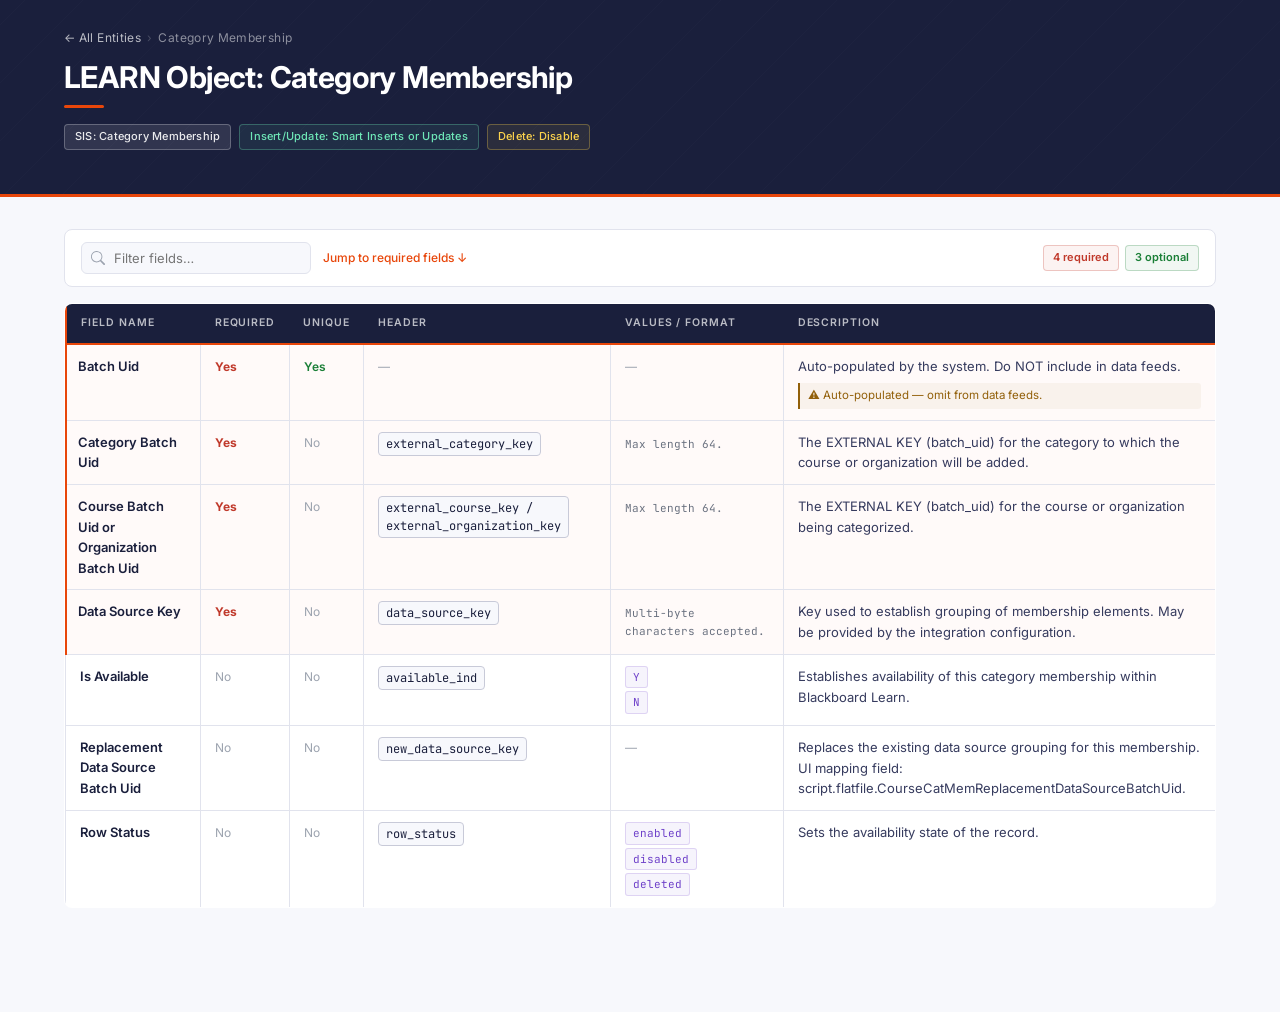
<file: docs/snapshot_reference_site/site/category-membership.html>
<!DOCTYPE html>
<html lang="en">
<head>
<meta charset="UTF-8">
<meta name="viewport" content="width=device-width, initial-scale=1.0">
<title>Category Membership — SIS Snapshot Flat File</title>
<link rel="preconnect" href="https://fonts.googleapis.com">
<link rel="preconnect" href="https://fonts.gstatic.com" crossorigin>
<link href="https://fonts.googleapis.com/css2?family=Inter:wght@400;500;600;700;800&family=JetBrains+Mono:wght@400;500&display=swap" rel="stylesheet">
<link rel="stylesheet" href="styles.css">
</head>
<body>
<header>
  <div class="header-inner">
    <div class="breadcrumb"><a href="index.html">&#8592; All Entities</a><span class="sep">›</span>Category Membership</div>
    <div class="header-row">
      <h1>LEARN Object: Category Membership</h1>
      
    </div>
    <div class="meta-row">
      <span class="chip chip-sis">SIS: Category Membership</span>
      <span class="chip chip-insert">Insert/Update: Smart Inserts or Updates</span>
      <span class="chip chip-delete">Delete: Disable</span>
    </div>
  </div>
</header>
<main class="main">
  <div class="toolbar">
    <div class="toolbar-left">
      <div class="search-wrap">
        <svg class="search-icon" width="14" height="14" viewBox="0 0 16 16" fill="currentColor">
          <path d="M11.742 10.344a6.5 6.5 0 1 0-1.397 1.398h-.001q.044.06.098.115l3.85 3.85a1 1 0 0 0 1.415-1.414l-3.85-3.85a1 1 0 0 0-.115-.099zm-5.242 1.656a5.5 5.5 0 1 1 0-11 5.5 5.5 0 0 1 0 11"/>
        </svg>
        <input id="field-search" type="search" placeholder="Filter fields…" autocomplete="off">
      </div>
      <a class="jump-link" href="#required-fields">Jump to required fields ↓</a>
    </div>
    <div class="toolbar-counts">
      <span class="count-chip count-req">4 required</span>
      <span class="count-chip count-opt">3 optional</span>
      
    </div>
  </div>
  
  <table>
    <thead>
      <tr>
        <th>Field Name</th>
        <th>Required</th>
        <th>Unique</th>
        <th>Header</th>
        <th>Values / Format</th>
        <th>Description</th>
      </tr>
    </thead>
    <tbody>
      
        <tr id="required-fields" class="row-required">
          <td><span class="field-name">Batch Uid</span></td>
          <td><span class="req-yes">Yes</span></td>
          <td><span class="uniq-yes">Yes</span></td>
          <td><span class="hdr-na">—</span></td>
          <td><span class="hdr-na">—</span></td>
          <td><span class="desc">Auto-populated by the system. Do NOT include in data feeds.</span><span class="field-note">⚠ Auto-populated — omit from data feeds.</span></td>
        </tr>
        <tr class="row-required">
          <td><span class="field-name">Category Batch Uid</span></td>
          <td><span class="req-yes">Yes</span></td>
          <td><span class="uniq-no">No</span></td>
          <td><span class="hdr-code">external_category_key</span></td>
          <td><span class="field-format">Max length 64.</span></td>
          <td><span class="desc">The EXTERNAL KEY (batch_uid) for the category to which the course or organization will be added.</span></td>
        </tr>
        <tr class="row-required">
          <td><span class="field-name">Course Batch Uid or Organization Batch Uid</span></td>
          <td><span class="req-yes">Yes</span></td>
          <td><span class="uniq-no">No</span></td>
          <td><span class="hdr-code">external_course_key / external_organization_key</span></td>
          <td><span class="field-format">Max length 64.</span></td>
          <td><span class="desc">The EXTERNAL KEY (batch_uid) for the course or organization being categorized.</span></td>
        </tr>
        <tr class="row-required">
          <td><span class="field-name">Data Source Key</span></td>
          <td><span class="req-yes">Yes</span></td>
          <td><span class="uniq-no">No</span></td>
          <td><span class="hdr-code">data_source_key</span></td>
          <td><span class="field-format">Multi-byte characters accepted.</span></td>
          <td><span class="desc">Key used to establish grouping of membership elements. May be provided by the integration configuration.</span></td>
        </tr>
        <tr>
          <td><span class="field-name">Is Available</span></td>
          <td><span class="req-no">No</span></td>
          <td><span class="uniq-no">No</span></td>
          <td><span class="hdr-code">available_ind</span></td>
          <td><span class="field-values"><span class="val-pill">Y</span><span class="val-pill">N</span></span></td>
          <td><span class="desc">Establishes availability of this category membership within Blackboard Learn.</span></td>
        </tr>
        <tr>
          <td><span class="field-name">Replacement Data Source Batch Uid</span></td>
          <td><span class="req-no">No</span></td>
          <td><span class="uniq-no">No</span></td>
          <td><span class="hdr-code">new_data_source_key</span></td>
          <td><span class="hdr-na">—</span></td>
          <td><span class="desc">Replaces the existing data source grouping for this membership. UI mapping field: script.flatfile.CourseCatMemReplacementDataSourceBatchUid.</span></td>
        </tr>
        <tr>
          <td><span class="field-name">Row Status</span></td>
          <td><span class="req-no">No</span></td>
          <td><span class="uniq-no">No</span></td>
          <td><span class="hdr-code">row_status</span></td>
          <td><span class="field-values"><span class="val-pill">enabled</span><span class="val-pill">disabled</span><span class="val-pill">deleted</span></span></td>
          <td><span class="desc">Sets the availability state of the record.</span></td>
        </tr>
    </tbody>
  </table>
  <div id="no-results" style="display:none" class="no-results">No fields match your filter.</div>
</main>
<script>
(function () {

  // ── Search / filter ────────────────────────────────────────────────────────
  var input = document.getElementById('field-search');
  if (input) {
    input.addEventListener('input', function () {
      var q = this.value.toLowerCase();
      var rows = document.querySelectorAll('tbody tr');
      var anyVisible = false;
      rows.forEach(function (row) {
        var match = row.textContent.toLowerCase().includes(q);
        row.style.display = match ? '' : 'none';
        if (match) anyVisible = true;
      });
      document.getElementById('no-results').style.display = anyVisible ? 'none' : '';
    });
  }

  // ── Copy-header buttons ────────────────────────────────────────────────────
  document.querySelectorAll('.hdr-code').forEach(function (el) {
    var wrapper = document.createElement('span');
    wrapper.className = 'hdr-wrap';

    var btn = document.createElement('button');
    btn.className = 'copy-btn';
    btn.title = 'Copy header';
    btn.innerHTML = '<svg width="12" height="12" viewBox="0 0 16 16" fill="currentColor"><path d="M0 6.75C0 5.784.784 5 1.75 5h1.5a.75.75 0 0 1 0 1.5h-1.5a.25.25 0 0 0-.25.25v7.5c0 .138.112.25.25.25h7.5a.25.25 0 0 0 .25-.25v-1.5a.75.75 0 0 1 1.5 0v1.5A1.75 1.75 0 0 1 9.25 16h-7.5A1.75 1.75 0 0 1 0 14.25Z"/><path d="M5 1.75C5 .784 5.784 0 6.75 0h7.5C15.216 0 16 .784 16 1.75v7.5A1.75 1.75 0 0 1 14.25 11h-7.5A1.75 1.75 0 0 1 5 9.25Zm1.75-.25a.25.25 0 0 0-.25.25v7.5c0 .138.112.25.25.25h7.5a.25.25 0 0 0 .25-.25v-7.5a.25.25 0 0 0-.25-.25Z"/></svg>';

    btn.addEventListener('click', function () {
      var raw = el.textContent.trim();
      var first = raw.split('/')[0].trim();
      navigator.clipboard.writeText(first).then(function () {
        btn.classList.add('copied');
        btn.title = 'Copied!';
        setTimeout(function () {
          btn.classList.remove('copied');
          btn.title = 'Copy header';
        }, 1500);
      });
    });

    el.parentNode.insertBefore(wrapper, el);
    wrapper.appendChild(el);
    wrapper.appendChild(btn);
  });

})();
</script>
</body>
</html>
</file>
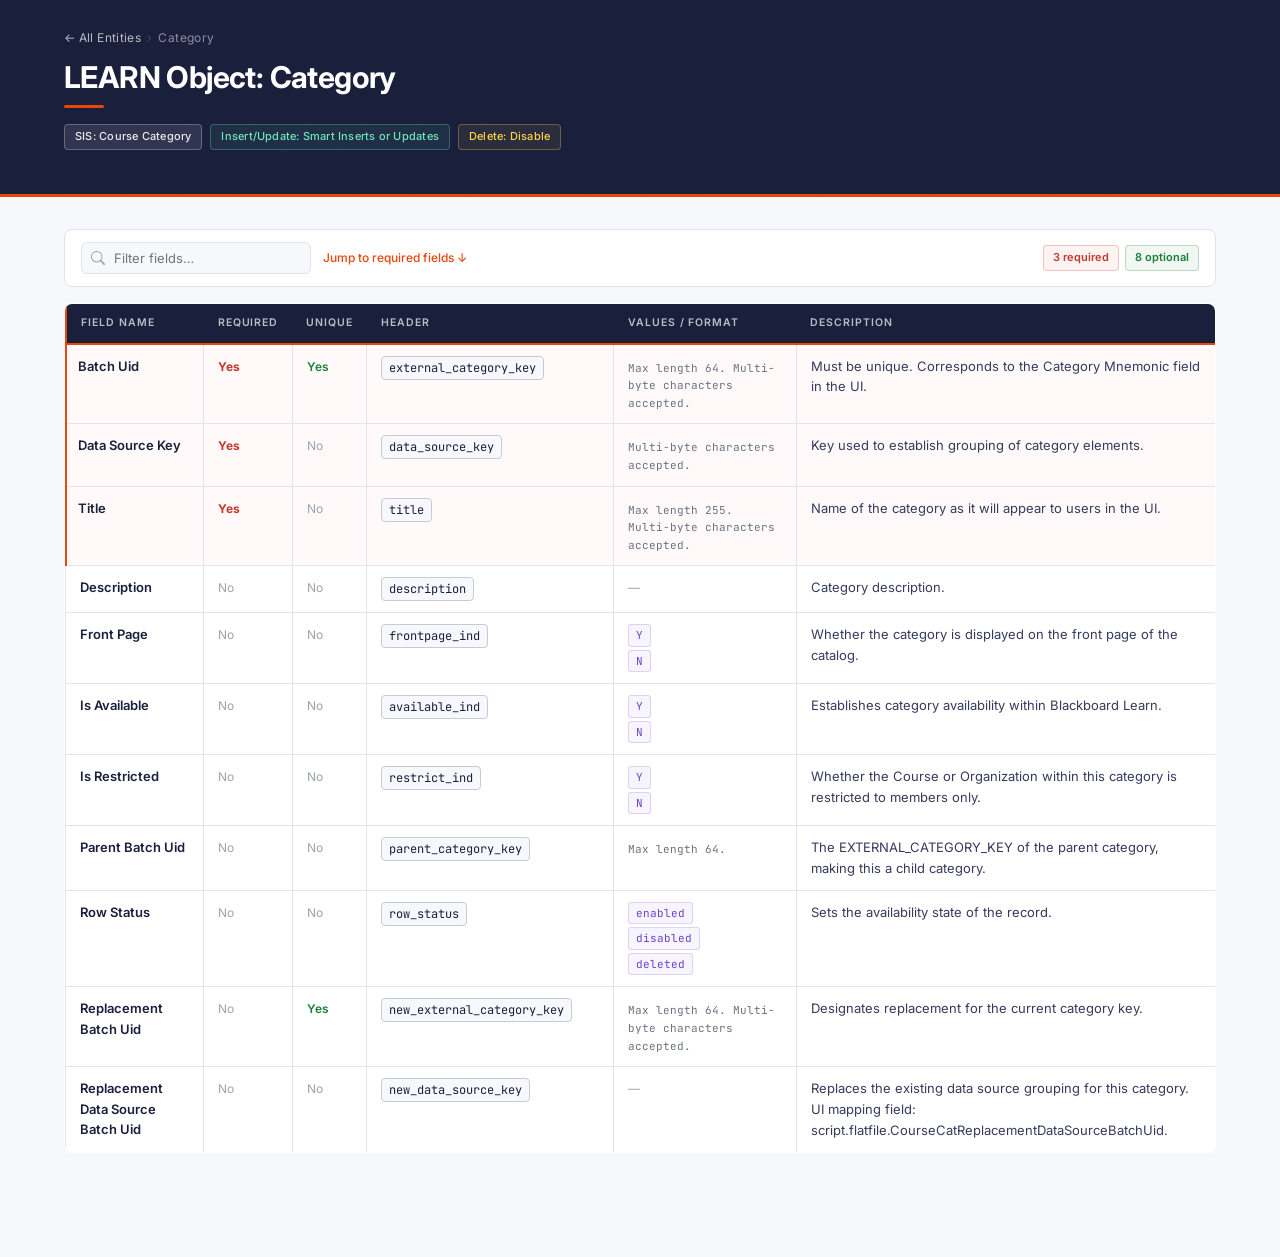
<file: docs/snapshot_reference_site/site/category.html>
<!DOCTYPE html>
<html lang="en">
<head>
<meta charset="UTF-8">
<meta name="viewport" content="width=device-width, initial-scale=1.0">
<title>Category — SIS Snapshot Flat File</title>
<link rel="preconnect" href="https://fonts.googleapis.com">
<link rel="preconnect" href="https://fonts.gstatic.com" crossorigin>
<link href="https://fonts.googleapis.com/css2?family=Inter:wght@400;500;600;700;800&family=JetBrains+Mono:wght@400;500&display=swap" rel="stylesheet">
<link rel="stylesheet" href="styles.css">
</head>
<body>
<header>
  <div class="header-inner">
    <div class="breadcrumb"><a href="index.html">&#8592; All Entities</a><span class="sep">›</span>Category</div>
    <div class="header-row">
      <h1>LEARN Object: Category</h1>
      
    </div>
    <div class="meta-row">
      <span class="chip chip-sis">SIS: Course Category</span>
      <span class="chip chip-insert">Insert/Update: Smart Inserts or Updates</span>
      <span class="chip chip-delete">Delete: Disable</span>
    </div>
  </div>
</header>
<main class="main">
  <div class="toolbar">
    <div class="toolbar-left">
      <div class="search-wrap">
        <svg class="search-icon" width="14" height="14" viewBox="0 0 16 16" fill="currentColor">
          <path d="M11.742 10.344a6.5 6.5 0 1 0-1.397 1.398h-.001q.044.06.098.115l3.85 3.85a1 1 0 0 0 1.415-1.414l-3.85-3.85a1 1 0 0 0-.115-.099zm-5.242 1.656a5.5 5.5 0 1 1 0-11 5.5 5.5 0 0 1 0 11"/>
        </svg>
        <input id="field-search" type="search" placeholder="Filter fields…" autocomplete="off">
      </div>
      <a class="jump-link" href="#required-fields">Jump to required fields ↓</a>
    </div>
    <div class="toolbar-counts">
      <span class="count-chip count-req">3 required</span>
      <span class="count-chip count-opt">8 optional</span>
      
    </div>
  </div>
  
  <table>
    <thead>
      <tr>
        <th>Field Name</th>
        <th>Required</th>
        <th>Unique</th>
        <th>Header</th>
        <th>Values / Format</th>
        <th>Description</th>
      </tr>
    </thead>
    <tbody>
      
        <tr id="required-fields" class="row-required">
          <td><span class="field-name">Batch Uid</span></td>
          <td><span class="req-yes">Yes</span></td>
          <td><span class="uniq-yes">Yes</span></td>
          <td><span class="hdr-code">external_category_key</span></td>
          <td><span class="field-format">Max length 64. Multi-byte characters accepted.</span></td>
          <td><span class="desc">Must be unique. Corresponds to the Category Mnemonic field in the UI.</span></td>
        </tr>
        <tr class="row-required">
          <td><span class="field-name">Data Source Key</span></td>
          <td><span class="req-yes">Yes</span></td>
          <td><span class="uniq-no">No</span></td>
          <td><span class="hdr-code">data_source_key</span></td>
          <td><span class="field-format">Multi-byte characters accepted.</span></td>
          <td><span class="desc">Key used to establish grouping of category elements.</span></td>
        </tr>
        <tr class="row-required">
          <td><span class="field-name">Title</span></td>
          <td><span class="req-yes">Yes</span></td>
          <td><span class="uniq-no">No</span></td>
          <td><span class="hdr-code">title</span></td>
          <td><span class="field-format">Max length 255. Multi-byte characters accepted.</span></td>
          <td><span class="desc">Name of the category as it will appear to users in the UI.</span></td>
        </tr>
        <tr>
          <td><span class="field-name">Description</span></td>
          <td><span class="req-no">No</span></td>
          <td><span class="uniq-no">No</span></td>
          <td><span class="hdr-code">description</span></td>
          <td><span class="hdr-na">—</span></td>
          <td><span class="desc">Category description.</span></td>
        </tr>
        <tr>
          <td><span class="field-name">Front Page</span></td>
          <td><span class="req-no">No</span></td>
          <td><span class="uniq-no">No</span></td>
          <td><span class="hdr-code">frontpage_ind</span></td>
          <td><span class="field-values"><span class="val-pill">Y</span><span class="val-pill">N</span></span></td>
          <td><span class="desc">Whether the category is displayed on the front page of the catalog.</span></td>
        </tr>
        <tr>
          <td><span class="field-name">Is Available</span></td>
          <td><span class="req-no">No</span></td>
          <td><span class="uniq-no">No</span></td>
          <td><span class="hdr-code">available_ind</span></td>
          <td><span class="field-values"><span class="val-pill">Y</span><span class="val-pill">N</span></span></td>
          <td><span class="desc">Establishes category availability within Blackboard Learn.</span></td>
        </tr>
        <tr>
          <td><span class="field-name">Is Restricted</span></td>
          <td><span class="req-no">No</span></td>
          <td><span class="uniq-no">No</span></td>
          <td><span class="hdr-code">restrict_ind</span></td>
          <td><span class="field-values"><span class="val-pill">Y</span><span class="val-pill">N</span></span></td>
          <td><span class="desc">Whether the Course or Organization within this category is restricted to members only.</span></td>
        </tr>
        <tr>
          <td><span class="field-name">Parent Batch Uid</span></td>
          <td><span class="req-no">No</span></td>
          <td><span class="uniq-no">No</span></td>
          <td><span class="hdr-code">parent_category_key</span></td>
          <td><span class="field-format">Max length 64.</span></td>
          <td><span class="desc">The EXTERNAL_CATEGORY_KEY of the parent category, making this a child category.</span></td>
        </tr>
        <tr>
          <td><span class="field-name">Row Status</span></td>
          <td><span class="req-no">No</span></td>
          <td><span class="uniq-no">No</span></td>
          <td><span class="hdr-code">row_status</span></td>
          <td><span class="field-values"><span class="val-pill">enabled</span><span class="val-pill">disabled</span><span class="val-pill">deleted</span></span></td>
          <td><span class="desc">Sets the availability state of the record.</span></td>
        </tr>
        <tr>
          <td><span class="field-name">Replacement Batch Uid</span></td>
          <td><span class="req-no">No</span></td>
          <td><span class="uniq-yes">Yes</span></td>
          <td><span class="hdr-code">new_external_category_key</span></td>
          <td><span class="field-format">Max length 64. Multi-byte characters accepted.</span></td>
          <td><span class="desc">Designates replacement for the current category key.</span></td>
        </tr>
        <tr>
          <td><span class="field-name">Replacement Data Source Batch Uid</span></td>
          <td><span class="req-no">No</span></td>
          <td><span class="uniq-no">No</span></td>
          <td><span class="hdr-code">new_data_source_key</span></td>
          <td><span class="hdr-na">—</span></td>
          <td><span class="desc">Replaces the existing data source grouping for this category. UI mapping field: script.flatfile.CourseCatReplacementDataSourceBatchUid.</span></td>
        </tr>
    </tbody>
  </table>
  <div id="no-results" style="display:none" class="no-results">No fields match your filter.</div>
</main>
<script>
(function () {

  // ── Search / filter ────────────────────────────────────────────────────────
  var input = document.getElementById('field-search');
  if (input) {
    input.addEventListener('input', function () {
      var q = this.value.toLowerCase();
      var rows = document.querySelectorAll('tbody tr');
      var anyVisible = false;
      rows.forEach(function (row) {
        var match = row.textContent.toLowerCase().includes(q);
        row.style.display = match ? '' : 'none';
        if (match) anyVisible = true;
      });
      document.getElementById('no-results').style.display = anyVisible ? 'none' : '';
    });
  }

  // ── Copy-header buttons ────────────────────────────────────────────────────
  document.querySelectorAll('.hdr-code').forEach(function (el) {
    var wrapper = document.createElement('span');
    wrapper.className = 'hdr-wrap';

    var btn = document.createElement('button');
    btn.className = 'copy-btn';
    btn.title = 'Copy header';
    btn.innerHTML = '<svg width="12" height="12" viewBox="0 0 16 16" fill="currentColor"><path d="M0 6.75C0 5.784.784 5 1.75 5h1.5a.75.75 0 0 1 0 1.5h-1.5a.25.25 0 0 0-.25.25v7.5c0 .138.112.25.25.25h7.5a.25.25 0 0 0 .25-.25v-1.5a.75.75 0 0 1 1.5 0v1.5A1.75 1.75 0 0 1 9.25 16h-7.5A1.75 1.75 0 0 1 0 14.25Z"/><path d="M5 1.75C5 .784 5.784 0 6.75 0h7.5C15.216 0 16 .784 16 1.75v7.5A1.75 1.75 0 0 1 14.25 11h-7.5A1.75 1.75 0 0 1 5 9.25Zm1.75-.25a.25.25 0 0 0-.25.25v7.5c0 .138.112.25.25.25h7.5a.25.25 0 0 0 .25-.25v-7.5a.25.25 0 0 0-.25-.25Z"/></svg>';

    btn.addEventListener('click', function () {
      var raw = el.textContent.trim();
      var first = raw.split('/')[0].trim();
      navigator.clipboard.writeText(first).then(function () {
        btn.classList.add('copied');
        btn.title = 'Copied!';
        setTimeout(function () {
          btn.classList.remove('copied');
          btn.title = 'Copy header';
        }, 1500);
      });
    });

    el.parentNode.insertBefore(wrapper, el);
    wrapper.appendChild(el);
    wrapper.appendChild(btn);
  });

})();
</script>
</body>
</html>
</file>
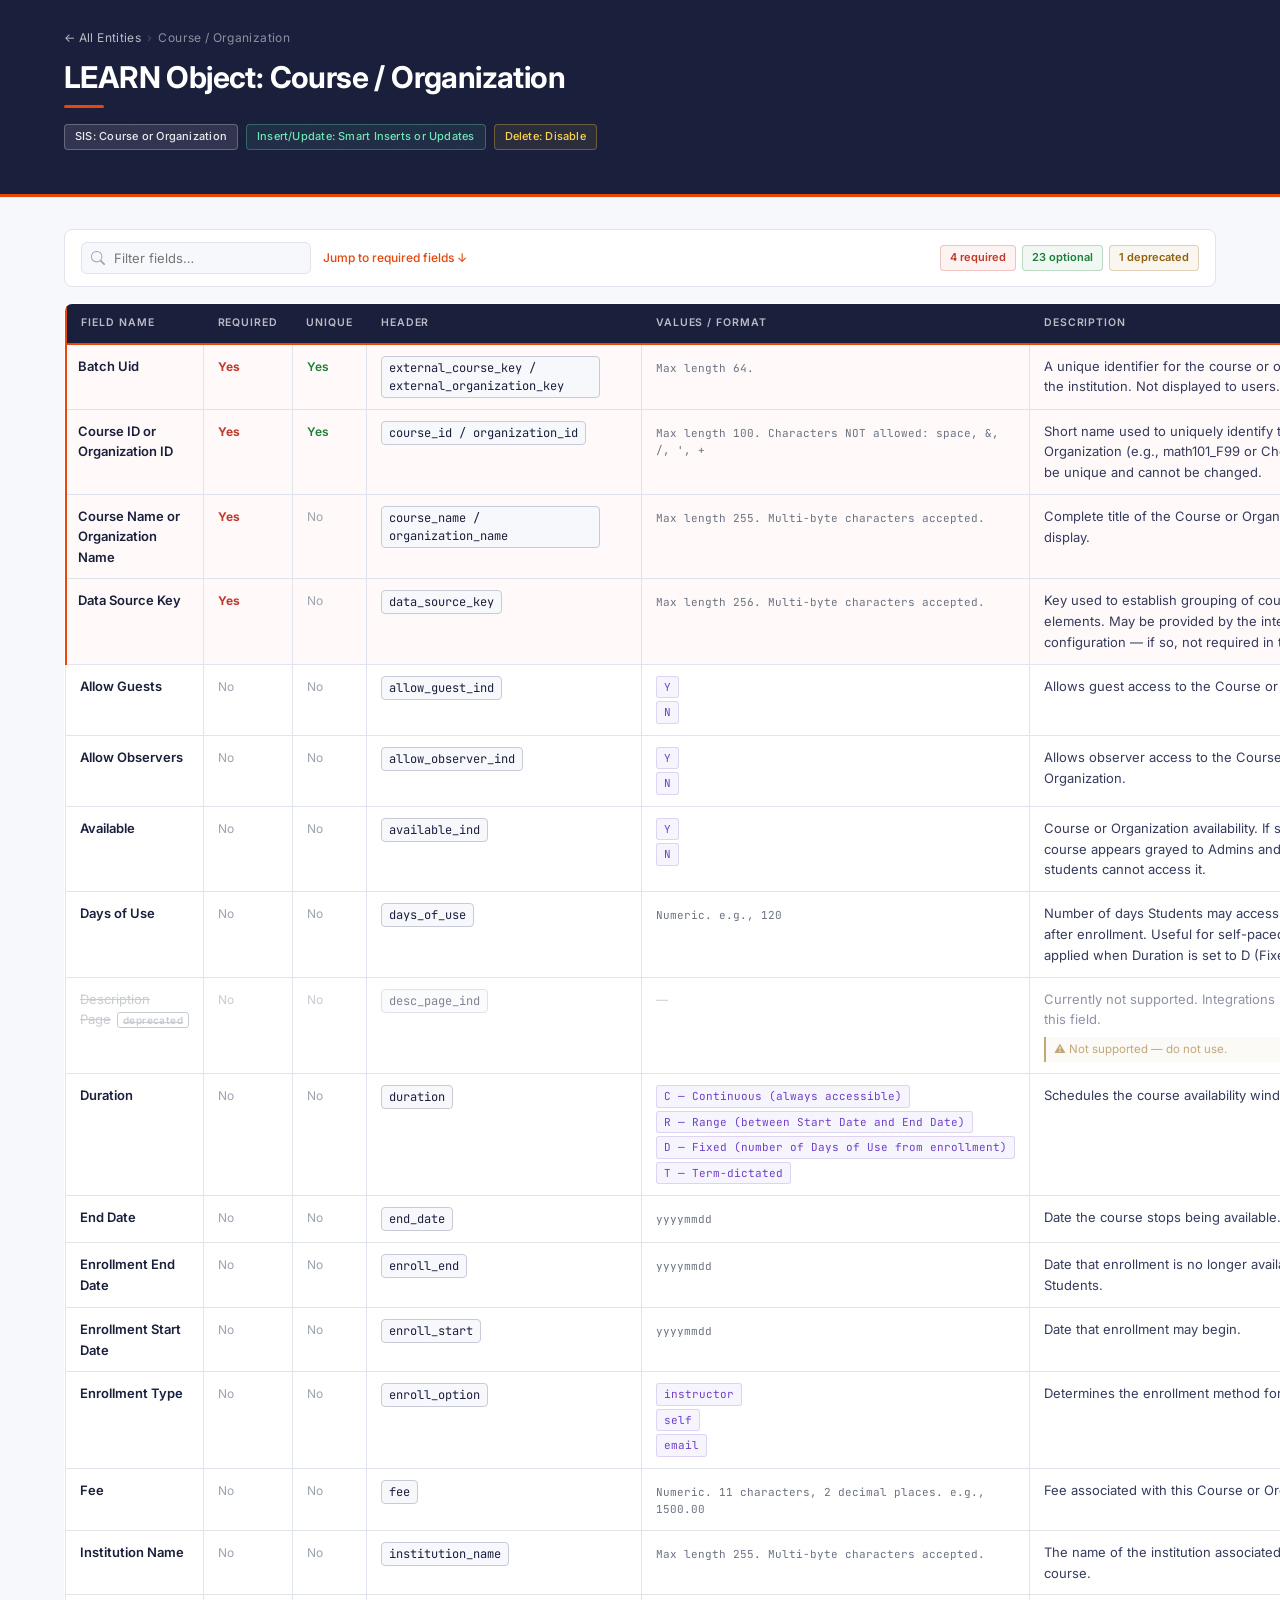
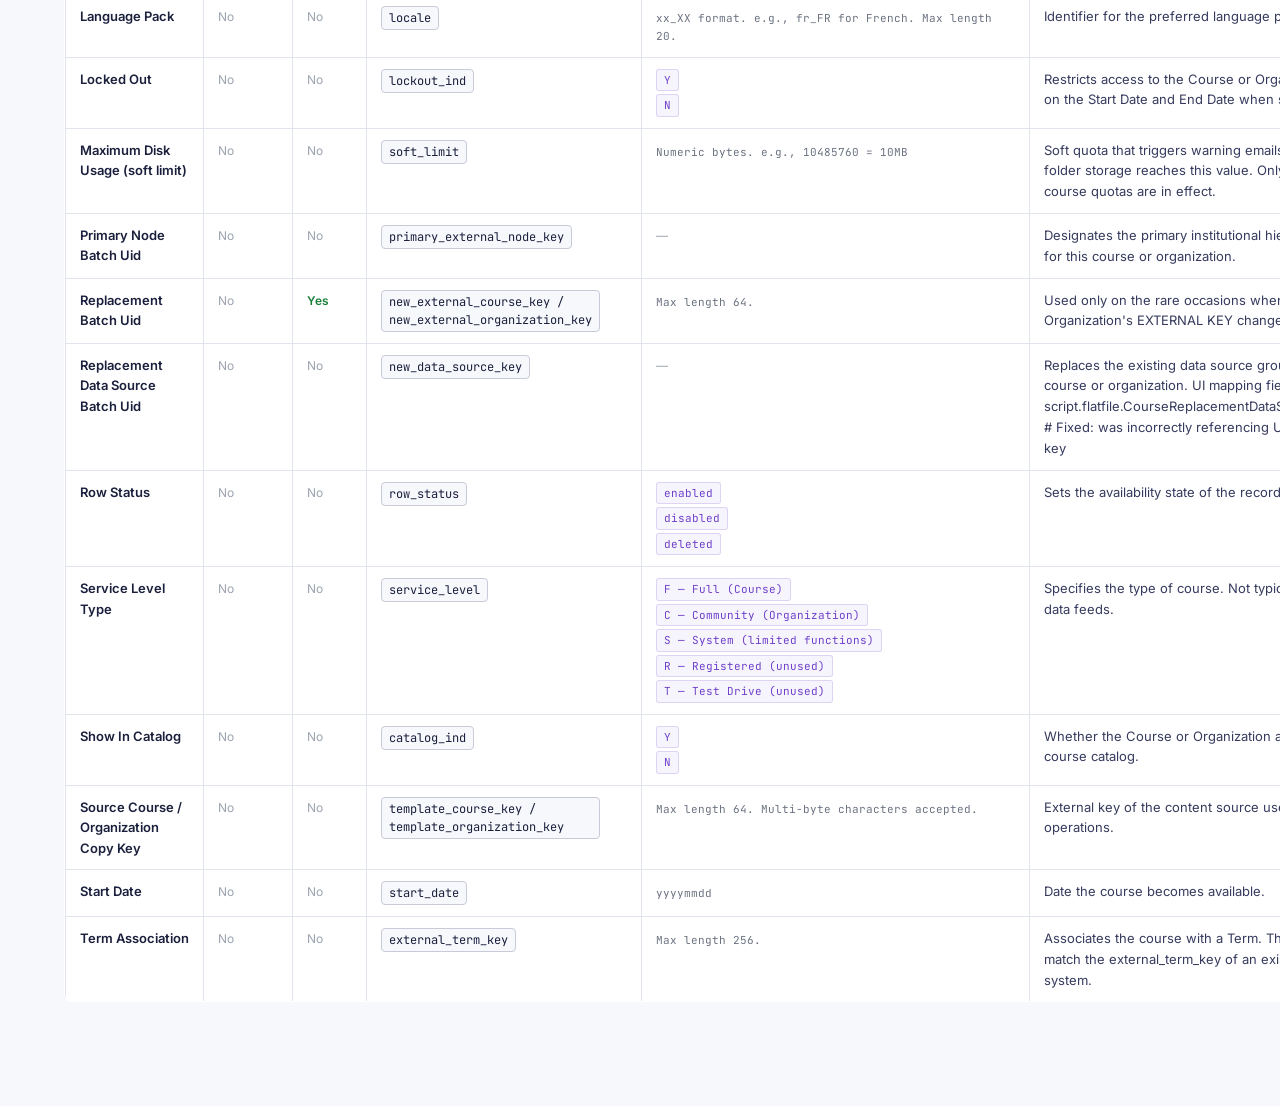
<file: docs/snapshot_reference_site/site/course-organization.html>
<!DOCTYPE html>
<html lang="en">
<head>
<meta charset="UTF-8">
<meta name="viewport" content="width=device-width, initial-scale=1.0">
<title>Course / Organization — SIS Snapshot Flat File</title>
<link rel="preconnect" href="https://fonts.googleapis.com">
<link rel="preconnect" href="https://fonts.gstatic.com" crossorigin>
<link href="https://fonts.googleapis.com/css2?family=Inter:wght@400;500;600;700;800&family=JetBrains+Mono:wght@400;500&display=swap" rel="stylesheet">
<link rel="stylesheet" href="styles.css">
</head>
<body>
<header>
  <div class="header-inner">
    <div class="breadcrumb"><a href="index.html">&#8592; All Entities</a><span class="sep">›</span>Course / Organization</div>
    <div class="header-row">
      <h1>LEARN Object: Course / Organization</h1>
      
    </div>
    <div class="meta-row">
      <span class="chip chip-sis">SIS: Course or Organization</span>
      <span class="chip chip-insert">Insert/Update: Smart Inserts or Updates</span>
      <span class="chip chip-delete">Delete: Disable</span>
    </div>
  </div>
</header>
<main class="main">
  <div class="toolbar">
    <div class="toolbar-left">
      <div class="search-wrap">
        <svg class="search-icon" width="14" height="14" viewBox="0 0 16 16" fill="currentColor">
          <path d="M11.742 10.344a6.5 6.5 0 1 0-1.397 1.398h-.001q.044.06.098.115l3.85 3.85a1 1 0 0 0 1.415-1.414l-3.85-3.85a1 1 0 0 0-.115-.099zm-5.242 1.656a5.5 5.5 0 1 1 0-11 5.5 5.5 0 0 1 0 11"/>
        </svg>
        <input id="field-search" type="search" placeholder="Filter fields…" autocomplete="off">
      </div>
      <a class="jump-link" href="#required-fields">Jump to required fields ↓</a>
    </div>
    <div class="toolbar-counts">
      <span class="count-chip count-req">4 required</span>
      <span class="count-chip count-opt">23 optional</span>
      <span class="count-chip count-dep">1 deprecated</span>
    </div>
  </div>
  
  <table>
    <thead>
      <tr>
        <th>Field Name</th>
        <th>Required</th>
        <th>Unique</th>
        <th>Header</th>
        <th>Values / Format</th>
        <th>Description</th>
      </tr>
    </thead>
    <tbody>
      
        <tr id="required-fields" class="row-required">
          <td><span class="field-name">Batch Uid</span></td>
          <td><span class="req-yes">Yes</span></td>
          <td><span class="uniq-yes">Yes</span></td>
          <td><span class="hdr-code">external_course_key / external_organization_key</span></td>
          <td><span class="field-format">Max length 64.</span></td>
          <td><span class="desc">A unique identifier for the course or organization at the institution. Not displayed to users.</span></td>
        </tr>
        <tr class="row-required">
          <td><span class="field-name">Course ID or Organization ID</span></td>
          <td><span class="req-yes">Yes</span></td>
          <td><span class="uniq-yes">Yes</span></td>
          <td><span class="hdr-code">course_id / organization_id</span></td>
          <td><span class="field-format">Max length 100. Characters NOT allowed: space, &, /, ', +</span></td>
          <td><span class="desc">Short name used to uniquely identify the Course or Organization (e.g., math101_F99 or ChessClub). Must be unique and cannot be changed.</span></td>
        </tr>
        <tr class="row-required">
          <td><span class="field-name">Course Name or Organization Name</span></td>
          <td><span class="req-yes">Yes</span></td>
          <td><span class="uniq-no">No</span></td>
          <td><span class="hdr-code">course_name / organization_name</span></td>
          <td><span class="field-format">Max length 255. Multi-byte characters accepted.</span></td>
          <td><span class="desc">Complete title of the Course or Organization used for display.</span></td>
        </tr>
        <tr class="row-required">
          <td><span class="field-name">Data Source Key</span></td>
          <td><span class="req-yes">Yes</span></td>
          <td><span class="uniq-no">No</span></td>
          <td><span class="hdr-code">data_source_key</span></td>
          <td><span class="field-format">Max length 256. Multi-byte characters accepted.</span></td>
          <td><span class="desc">Key used to establish grouping of course/org elements. May be provided by the integration configuration — if so, not required in the file.</span></td>
        </tr>
        <tr>
          <td><span class="field-name">Allow Guests</span></td>
          <td><span class="req-no">No</span></td>
          <td><span class="uniq-no">No</span></td>
          <td><span class="hdr-code">allow_guest_ind</span></td>
          <td><span class="field-values"><span class="val-pill">Y</span><span class="val-pill">N</span></span></td>
          <td><span class="desc">Allows guest access to the Course or Organization.</span></td>
        </tr>
        <tr>
          <td><span class="field-name">Allow Observers</span></td>
          <td><span class="req-no">No</span></td>
          <td><span class="uniq-no">No</span></td>
          <td><span class="hdr-code">allow_observer_ind</span></td>
          <td><span class="field-values"><span class="val-pill">Y</span><span class="val-pill">N</span></span></td>
          <td><span class="desc">Allows observer access to the Course or Organization.</span></td>
        </tr>
        <tr>
          <td><span class="field-name">Available</span></td>
          <td><span class="req-no">No</span></td>
          <td><span class="uniq-no">No</span></td>
          <td><span class="hdr-code">available_ind</span></td>
          <td><span class="field-values"><span class="val-pill">Y</span><span class="val-pill">N</span></span></td>
          <td><span class="desc">Course or Organization availability. If set to N, the course appears grayed to Admins and Instructors and students cannot access it.</span></td>
        </tr>
        <tr>
          <td><span class="field-name">Days of Use</span></td>
          <td><span class="req-no">No</span></td>
          <td><span class="uniq-no">No</span></td>
          <td><span class="hdr-code">days_of_use</span></td>
          <td><span class="field-format">Numeric. e.g., 120</span></td>
          <td><span class="desc">Number of days Students may access the Course after enrollment. Useful for self-paced learning. Only applied when Duration is set to D (Fixed).</span></td>
        </tr>
        <tr class="deprecated-row">
          <td><span class="field-name dep">Description Page<span class="badge-dep">deprecated</span></span></td>
          <td><span class="req-no">No</span></td>
          <td><span class="uniq-no">No</span></td>
          <td><span class="hdr-code">desc_page_ind</span></td>
          <td><span class="hdr-na">—</span></td>
          <td><span class="desc">Currently not supported. Integrations should not use this field.</span><span class="field-note">⚠ Not supported — do not use.</span></td>
        </tr>
        <tr>
          <td><span class="field-name">Duration</span></td>
          <td><span class="req-no">No</span></td>
          <td><span class="uniq-no">No</span></td>
          <td><span class="hdr-code">duration</span></td>
          <td><span class="field-values"><span class="val-pill">C — Continuous (always accessible)</span><span class="val-pill">R — Range (between Start Date and End Date)</span><span class="val-pill">D — Fixed (number of Days of Use from enrollment)</span><span class="val-pill">T — Term-dictated</span></span></td>
          <td><span class="desc">Schedules the course availability window.</span></td>
        </tr>
        <tr>
          <td><span class="field-name">End Date</span></td>
          <td><span class="req-no">No</span></td>
          <td><span class="uniq-no">No</span></td>
          <td><span class="hdr-code">end_date</span></td>
          <td><span class="field-format">yyyymmdd</span></td>
          <td><span class="desc">Date the course stops being available.</span></td>
        </tr>
        <tr>
          <td><span class="field-name">Enrollment End Date</span></td>
          <td><span class="req-no">No</span></td>
          <td><span class="uniq-no">No</span></td>
          <td><span class="hdr-code">enroll_end</span></td>
          <td><span class="field-format">yyyymmdd</span></td>
          <td><span class="desc">Date that enrollment is no longer available to Students.</span></td>
        </tr>
        <tr>
          <td><span class="field-name">Enrollment Start Date</span></td>
          <td><span class="req-no">No</span></td>
          <td><span class="uniq-no">No</span></td>
          <td><span class="hdr-code">enroll_start</span></td>
          <td><span class="field-format">yyyymmdd</span></td>
          <td><span class="desc">Date that enrollment may begin.</span></td>
        </tr>
        <tr>
          <td><span class="field-name">Enrollment Type</span></td>
          <td><span class="req-no">No</span></td>
          <td><span class="uniq-no">No</span></td>
          <td><span class="hdr-code">enroll_option</span></td>
          <td><span class="field-values"><span class="val-pill">instructor</span><span class="val-pill">self</span><span class="val-pill">email</span></span></td>
          <td><span class="desc">Determines the enrollment method for the course.</span></td>
        </tr>
        <tr>
          <td><span class="field-name">Fee</span></td>
          <td><span class="req-no">No</span></td>
          <td><span class="uniq-no">No</span></td>
          <td><span class="hdr-code">fee</span></td>
          <td><span class="field-format">Numeric. 11 characters, 2 decimal places. e.g., 1500.00</span></td>
          <td><span class="desc">Fee associated with this Course or Organization.</span></td>
        </tr>
        <tr>
          <td><span class="field-name">Institution Name</span></td>
          <td><span class="req-no">No</span></td>
          <td><span class="uniq-no">No</span></td>
          <td><span class="hdr-code">institution_name</span></td>
          <td><span class="field-format">Max length 255. Multi-byte characters accepted.</span></td>
          <td><span class="desc">The name of the institution associated with this course.</span></td>
        </tr>
        <tr>
          <td><span class="field-name">Language Pack</span></td>
          <td><span class="req-no">No</span></td>
          <td><span class="uniq-no">No</span></td>
          <td><span class="hdr-code">locale</span></td>
          <td><span class="field-format">xx_XX format. e.g., fr_FR for French. Max length 20.</span></td>
          <td><span class="desc">Identifier for the preferred language pack.</span></td>
        </tr>
        <tr>
          <td><span class="field-name">Locked Out</span></td>
          <td><span class="req-no">No</span></td>
          <td><span class="uniq-no">No</span></td>
          <td><span class="hdr-code">lockout_ind</span></td>
          <td><span class="field-values"><span class="val-pill">Y</span><span class="val-pill">N</span></span></td>
          <td><span class="desc">Restricts access to the Course or Organization based on the Start Date and End Date when set to Y.</span></td>
        </tr>
        <tr>
          <td><span class="field-name">Maximum Disk Usage (soft limit)</span></td>
          <td><span class="req-no">No</span></td>
          <td><span class="uniq-no">No</span></td>
          <td><span class="hdr-code">soft_limit</span></td>
          <td><span class="field-format">Numeric bytes. e.g., 10485760 = 10MB</span></td>
          <td><span class="desc">Soft quota that triggers warning emails when course folder storage reaches this value. Only applies when course quotas are in effect.</span></td>
        </tr>
        <tr>
          <td><span class="field-name">Primary Node Batch Uid</span></td>
          <td><span class="req-no">No</span></td>
          <td><span class="uniq-no">No</span></td>
          <td><span class="hdr-code">primary_external_node_key</span></td>
          <td><span class="hdr-na">—</span></td>
          <td><span class="desc">Designates the primary institutional hierarchy node for this course or organization.</span></td>
        </tr>
        <tr>
          <td><span class="field-name">Replacement Batch Uid</span></td>
          <td><span class="req-no">No</span></td>
          <td><span class="uniq-yes">Yes</span></td>
          <td><span class="hdr-code">new_external_course_key / new_external_organization_key</span></td>
          <td><span class="field-format">Max length 64.</span></td>
          <td><span class="desc">Used only on the rare occasions when a Course or Organization's EXTERNAL KEY changes.</span></td>
        </tr>
        <tr>
          <td><span class="field-name">Replacement Data Source Batch Uid</span></td>
          <td><span class="req-no">No</span></td>
          <td><span class="uniq-no">No</span></td>
          <td><span class="hdr-code">new_data_source_key</span></td>
          <td><span class="hdr-na">—</span></td>
          <td><span class="desc">Replaces the existing data source grouping for this course or organization. UI mapping field: script.flatfile.CourseReplacementDataSourceBatchUid.  # Fixed: was incorrectly referencing User mapping key</span></td>
        </tr>
        <tr>
          <td><span class="field-name">Row Status</span></td>
          <td><span class="req-no">No</span></td>
          <td><span class="uniq-no">No</span></td>
          <td><span class="hdr-code">row_status</span></td>
          <td><span class="field-values"><span class="val-pill">enabled</span><span class="val-pill">disabled</span><span class="val-pill">deleted</span></span></td>
          <td><span class="desc">Sets the availability state of the record.</span></td>
        </tr>
        <tr>
          <td><span class="field-name">Service Level Type</span></td>
          <td><span class="req-no">No</span></td>
          <td><span class="uniq-no">No</span></td>
          <td><span class="hdr-code">service_level</span></td>
          <td><span class="field-values"><span class="val-pill">F — Full (Course)</span><span class="val-pill">C — Community (Organization)</span><span class="val-pill">S — System (limited functions)</span><span class="val-pill">R — Registered (unused)</span><span class="val-pill">T — Test Drive (unused)</span></span></td>
          <td><span class="desc">Specifies the type of course. Not typically used in data feeds.</span></td>
        </tr>
        <tr>
          <td><span class="field-name">Show In Catalog</span></td>
          <td><span class="req-no">No</span></td>
          <td><span class="uniq-no">No</span></td>
          <td><span class="hdr-code">catalog_ind</span></td>
          <td><span class="field-values"><span class="val-pill">Y</span><span class="val-pill">N</span></span></td>
          <td><span class="desc">Whether the Course or Organization appears in the course catalog.</span></td>
        </tr>
        <tr>
          <td><span class="field-name">Source Course / Organization Copy Key</span></td>
          <td><span class="req-no">No</span></td>
          <td><span class="uniq-no">No</span></td>
          <td><span class="hdr-code">template_course_key / template_organization_key</span></td>
          <td><span class="field-format">Max length 64. Multi-byte characters accepted.</span></td>
          <td><span class="desc">External key of the content source used for copy operations.</span></td>
        </tr>
        <tr>
          <td><span class="field-name">Start Date</span></td>
          <td><span class="req-no">No</span></td>
          <td><span class="uniq-no">No</span></td>
          <td><span class="hdr-code">start_date</span></td>
          <td><span class="field-format">yyyymmdd</span></td>
          <td><span class="desc">Date the course becomes available.</span></td>
        </tr>
        <tr>
          <td><span class="field-name">Term Association</span></td>
          <td><span class="req-no">No</span></td>
          <td><span class="uniq-no">No</span></td>
          <td><span class="hdr-code">external_term_key</span></td>
          <td><span class="field-format">Max length 256.</span></td>
          <td><span class="desc">Associates the course with a Term. The value must match the external_term_key of an existing term in the system.</span></td>
        </tr>
    </tbody>
  </table>
  <div id="no-results" style="display:none" class="no-results">No fields match your filter.</div>
</main>
<script>
(function () {

  // ── Search / filter ────────────────────────────────────────────────────────
  var input = document.getElementById('field-search');
  if (input) {
    input.addEventListener('input', function () {
      var q = this.value.toLowerCase();
      var rows = document.querySelectorAll('tbody tr');
      var anyVisible = false;
      rows.forEach(function (row) {
        var match = row.textContent.toLowerCase().includes(q);
        row.style.display = match ? '' : 'none';
        if (match) anyVisible = true;
      });
      document.getElementById('no-results').style.display = anyVisible ? 'none' : '';
    });
  }

  // ── Copy-header buttons ────────────────────────────────────────────────────
  document.querySelectorAll('.hdr-code').forEach(function (el) {
    var wrapper = document.createElement('span');
    wrapper.className = 'hdr-wrap';

    var btn = document.createElement('button');
    btn.className = 'copy-btn';
    btn.title = 'Copy header';
    btn.innerHTML = '<svg width="12" height="12" viewBox="0 0 16 16" fill="currentColor"><path d="M0 6.75C0 5.784.784 5 1.75 5h1.5a.75.75 0 0 1 0 1.5h-1.5a.25.25 0 0 0-.25.25v7.5c0 .138.112.25.25.25h7.5a.25.25 0 0 0 .25-.25v-1.5a.75.75 0 0 1 1.5 0v1.5A1.75 1.75 0 0 1 9.25 16h-7.5A1.75 1.75 0 0 1 0 14.25Z"/><path d="M5 1.75C5 .784 5.784 0 6.75 0h7.5C15.216 0 16 .784 16 1.75v7.5A1.75 1.75 0 0 1 14.25 11h-7.5A1.75 1.75 0 0 1 5 9.25Zm1.75-.25a.25.25 0 0 0-.25.25v7.5c0 .138.112.25.25.25h7.5a.25.25 0 0 0 .25-.25v-7.5a.25.25 0 0 0-.25-.25Z"/></svg>';

    btn.addEventListener('click', function () {
      var raw = el.textContent.trim();
      var first = raw.split('/')[0].trim();
      navigator.clipboard.writeText(first).then(function () {
        btn.classList.add('copied');
        btn.title = 'Copied!';
        setTimeout(function () {
          btn.classList.remove('copied');
          btn.title = 'Copy header';
        }, 1500);
      });
    });

    el.parentNode.insertBefore(wrapper, el);
    wrapper.appendChild(el);
    wrapper.appendChild(btn);
  });

})();
</script>
</body>
</html>
</file>
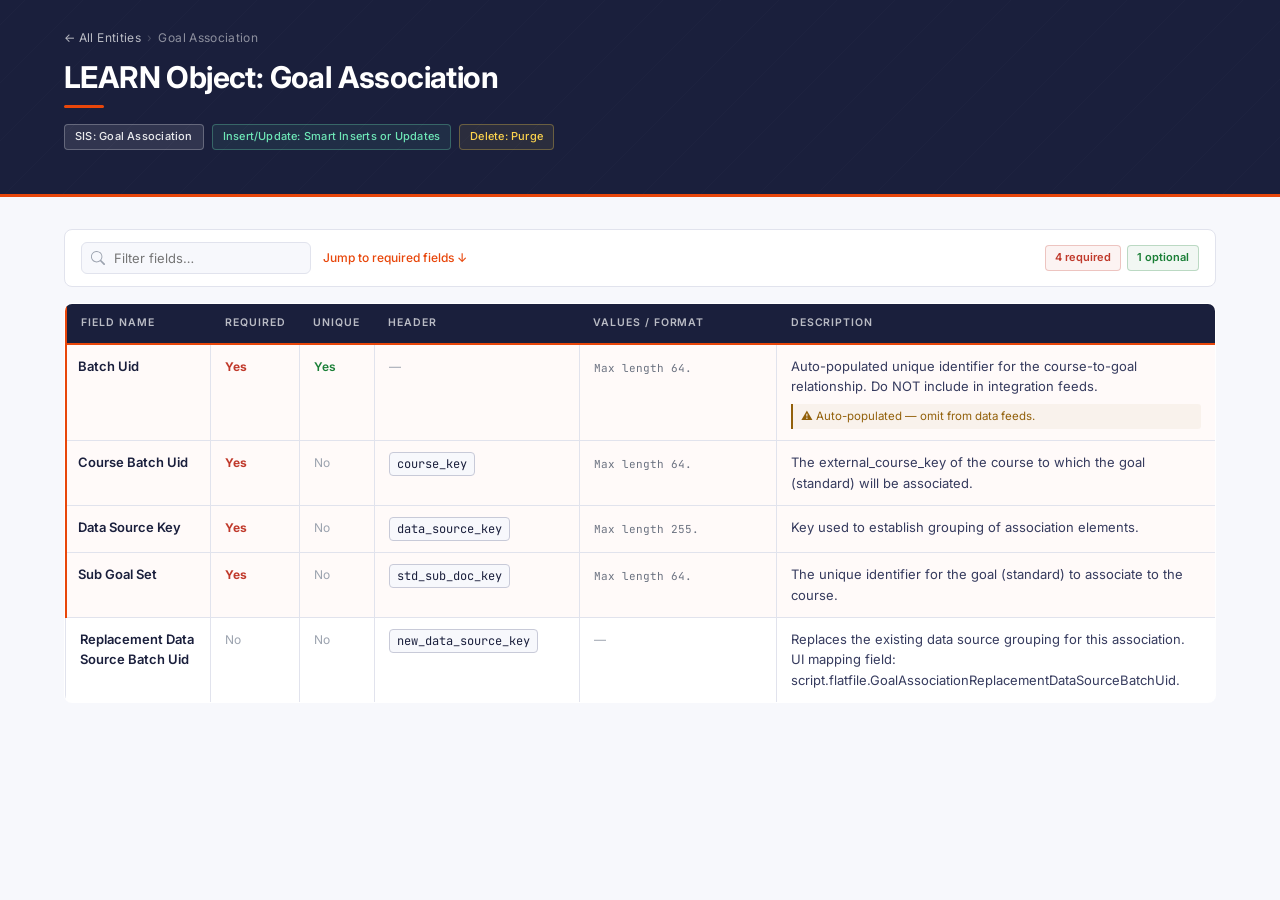
<file: docs/snapshot_reference_site/site/goal-association.html>
<!DOCTYPE html>
<html lang="en">
<head>
<meta charset="UTF-8">
<meta name="viewport" content="width=device-width, initial-scale=1.0">
<title>Goal Association — SIS Snapshot Flat File</title>
<link rel="preconnect" href="https://fonts.googleapis.com">
<link rel="preconnect" href="https://fonts.gstatic.com" crossorigin>
<link href="https://fonts.googleapis.com/css2?family=Inter:wght@400;500;600;700;800&family=JetBrains+Mono:wght@400;500&display=swap" rel="stylesheet">
<link rel="stylesheet" href="styles.css">
</head>
<body>
<header>
  <div class="header-inner">
    <div class="breadcrumb"><a href="index.html">&#8592; All Entities</a><span class="sep">›</span>Goal Association</div>
    <div class="header-row">
      <h1>LEARN Object: Goal Association</h1>
      
    </div>
    <div class="meta-row">
      <span class="chip chip-sis">SIS: Goal Association</span>
      <span class="chip chip-insert">Insert/Update: Smart Inserts or Updates</span>
      <span class="chip chip-delete">Delete: Purge</span>
    </div>
  </div>
</header>
<main class="main">
  <div class="toolbar">
    <div class="toolbar-left">
      <div class="search-wrap">
        <svg class="search-icon" width="14" height="14" viewBox="0 0 16 16" fill="currentColor">
          <path d="M11.742 10.344a6.5 6.5 0 1 0-1.397 1.398h-.001q.044.06.098.115l3.85 3.85a1 1 0 0 0 1.415-1.414l-3.85-3.85a1 1 0 0 0-.115-.099zm-5.242 1.656a5.5 5.5 0 1 1 0-11 5.5 5.5 0 0 1 0 11"/>
        </svg>
        <input id="field-search" type="search" placeholder="Filter fields…" autocomplete="off">
      </div>
      <a class="jump-link" href="#required-fields">Jump to required fields ↓</a>
    </div>
    <div class="toolbar-counts">
      <span class="count-chip count-req">4 required</span>
      <span class="count-chip count-opt">1 optional</span>
      
    </div>
  </div>
  
  <table>
    <thead>
      <tr>
        <th>Field Name</th>
        <th>Required</th>
        <th>Unique</th>
        <th>Header</th>
        <th>Values / Format</th>
        <th>Description</th>
      </tr>
    </thead>
    <tbody>
      
        <tr id="required-fields" class="row-required">
          <td><span class="field-name">Batch Uid</span></td>
          <td><span class="req-yes">Yes</span></td>
          <td><span class="uniq-yes">Yes</span></td>
          <td><span class="hdr-na">—</span></td>
          <td><span class="field-format">Max length 64.</span></td>
          <td><span class="desc">Auto-populated unique identifier for the course-to-goal relationship. Do NOT include in integration feeds.</span><span class="field-note">⚠ Auto-populated — omit from data feeds.</span></td>
        </tr>
        <tr class="row-required">
          <td><span class="field-name">Course Batch Uid</span></td>
          <td><span class="req-yes">Yes</span></td>
          <td><span class="uniq-no">No</span></td>
          <td><span class="hdr-code">course_key</span></td>
          <td><span class="field-format">Max length 64.</span></td>
          <td><span class="desc">The external_course_key of the course to which the goal (standard) will be associated.</span></td>
        </tr>
        <tr class="row-required">
          <td><span class="field-name">Data Source Key</span></td>
          <td><span class="req-yes">Yes</span></td>
          <td><span class="uniq-no">No</span></td>
          <td><span class="hdr-code">data_source_key</span></td>
          <td><span class="field-format">Max length 255.</span></td>
          <td><span class="desc">Key used to establish grouping of association elements.</span></td>
        </tr>
        <tr class="row-required">
          <td><span class="field-name">Sub Goal Set</span></td>
          <td><span class="req-yes">Yes</span></td>
          <td><span class="uniq-no">No</span></td>
          <td><span class="hdr-code">std_sub_doc_key</span></td>
          <td><span class="field-format">Max length 64.</span></td>
          <td><span class="desc">The unique identifier for the goal (standard) to associate to the course.</span></td>
        </tr>
        <tr>
          <td><span class="field-name">Replacement Data Source Batch Uid</span></td>
          <td><span class="req-no">No</span></td>
          <td><span class="uniq-no">No</span></td>
          <td><span class="hdr-code">new_data_source_key</span></td>
          <td><span class="hdr-na">—</span></td>
          <td><span class="desc">Replaces the existing data source grouping for this association. UI mapping field: script.flatfile.GoalAssociationReplacementDataSourceBatchUid.</span></td>
        </tr>
    </tbody>
  </table>
  <div id="no-results" style="display:none" class="no-results">No fields match your filter.</div>
</main>
<script>
(function () {

  // ── Search / filter ────────────────────────────────────────────────────────
  var input = document.getElementById('field-search');
  if (input) {
    input.addEventListener('input', function () {
      var q = this.value.toLowerCase();
      var rows = document.querySelectorAll('tbody tr');
      var anyVisible = false;
      rows.forEach(function (row) {
        var match = row.textContent.toLowerCase().includes(q);
        row.style.display = match ? '' : 'none';
        if (match) anyVisible = true;
      });
      document.getElementById('no-results').style.display = anyVisible ? 'none' : '';
    });
  }

  // ── Copy-header buttons ────────────────────────────────────────────────────
  document.querySelectorAll('.hdr-code').forEach(function (el) {
    var wrapper = document.createElement('span');
    wrapper.className = 'hdr-wrap';

    var btn = document.createElement('button');
    btn.className = 'copy-btn';
    btn.title = 'Copy header';
    btn.innerHTML = '<svg width="12" height="12" viewBox="0 0 16 16" fill="currentColor"><path d="M0 6.75C0 5.784.784 5 1.75 5h1.5a.75.75 0 0 1 0 1.5h-1.5a.25.25 0 0 0-.25.25v7.5c0 .138.112.25.25.25h7.5a.25.25 0 0 0 .25-.25v-1.5a.75.75 0 0 1 1.5 0v1.5A1.75 1.75 0 0 1 9.25 16h-7.5A1.75 1.75 0 0 1 0 14.25Z"/><path d="M5 1.75C5 .784 5.784 0 6.75 0h7.5C15.216 0 16 .784 16 1.75v7.5A1.75 1.75 0 0 1 14.25 11h-7.5A1.75 1.75 0 0 1 5 9.25Zm1.75-.25a.25.25 0 0 0-.25.25v7.5c0 .138.112.25.25.25h7.5a.25.25 0 0 0 .25-.25v-7.5a.25.25 0 0 0-.25-.25Z"/></svg>';

    btn.addEventListener('click', function () {
      var raw = el.textContent.trim();
      var first = raw.split('/')[0].trim();
      navigator.clipboard.writeText(first).then(function () {
        btn.classList.add('copied');
        btn.title = 'Copied!';
        setTimeout(function () {
          btn.classList.remove('copied');
          btn.title = 'Copy header';
        }, 1500);
      });
    });

    el.parentNode.insertBefore(wrapper, el);
    wrapper.appendChild(el);
    wrapper.appendChild(btn);
  });

})();
</script>
</body>
</html>
</file>
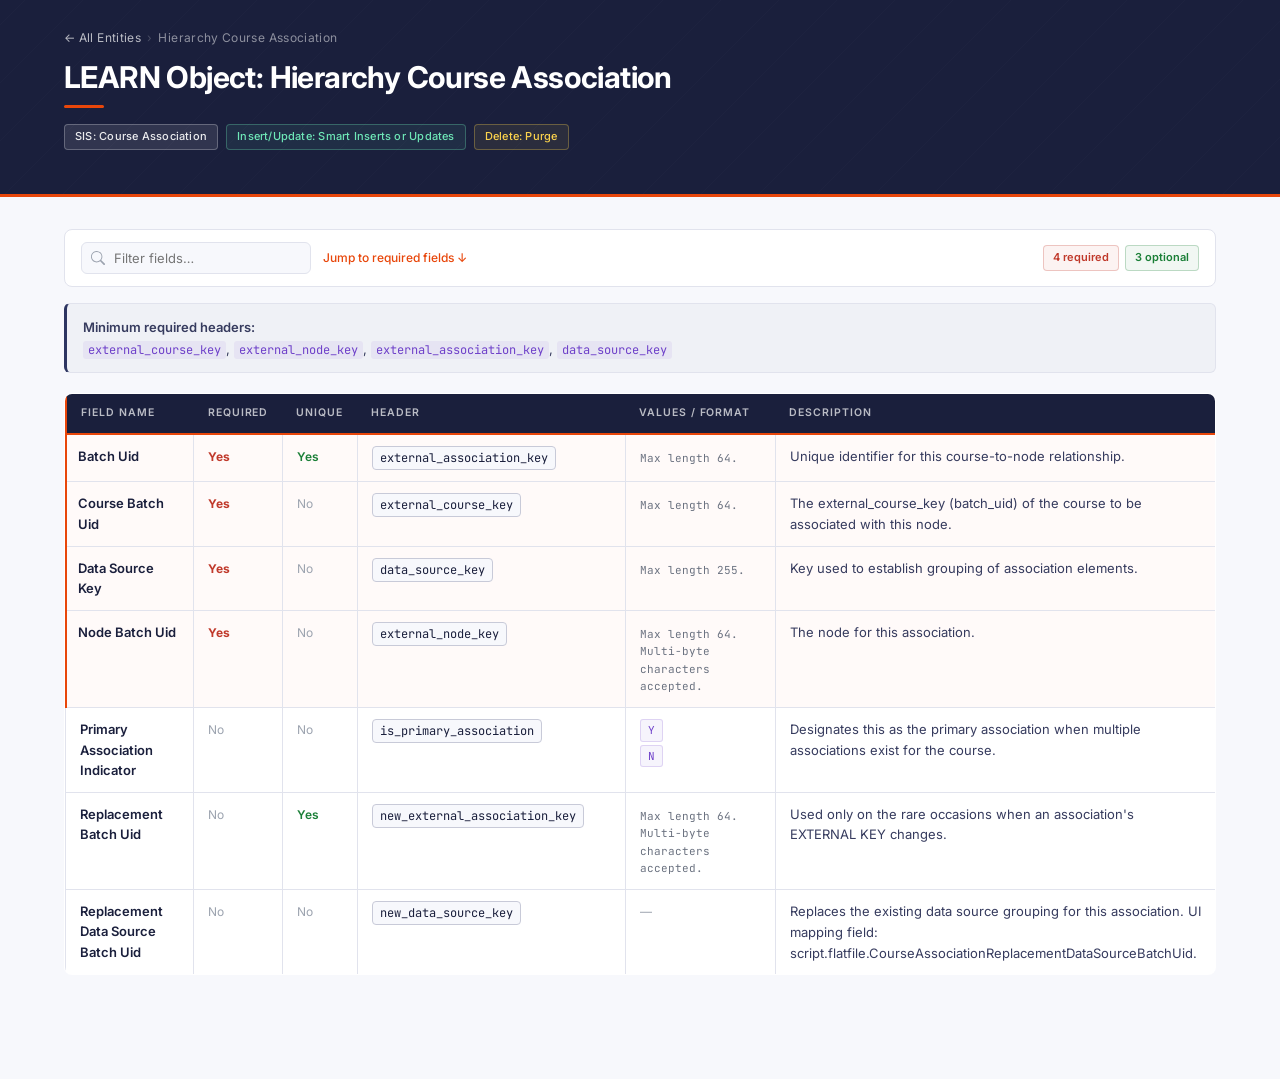
<file: docs/snapshot_reference_site/site/hierarchy-course-association.html>
<!DOCTYPE html>
<html lang="en">
<head>
<meta charset="UTF-8">
<meta name="viewport" content="width=device-width, initial-scale=1.0">
<title>Hierarchy Course Association — SIS Snapshot Flat File</title>
<link rel="preconnect" href="https://fonts.googleapis.com">
<link rel="preconnect" href="https://fonts.gstatic.com" crossorigin>
<link href="https://fonts.googleapis.com/css2?family=Inter:wght@400;500;600;700;800&family=JetBrains+Mono:wght@400;500&display=swap" rel="stylesheet">
<link rel="stylesheet" href="styles.css">
</head>
<body>
<header>
  <div class="header-inner">
    <div class="breadcrumb"><a href="index.html">&#8592; All Entities</a><span class="sep">›</span>Hierarchy Course Association</div>
    <div class="header-row">
      <h1>LEARN Object: Hierarchy Course Association</h1>
      
    </div>
    <div class="meta-row">
      <span class="chip chip-sis">SIS: Course Association</span>
      <span class="chip chip-insert">Insert/Update: Smart Inserts or Updates</span>
      <span class="chip chip-delete">Delete: Purge</span>
    </div>
  </div>
</header>
<main class="main">
  <div class="toolbar">
    <div class="toolbar-left">
      <div class="search-wrap">
        <svg class="search-icon" width="14" height="14" viewBox="0 0 16 16" fill="currentColor">
          <path d="M11.742 10.344a6.5 6.5 0 1 0-1.397 1.398h-.001q.044.06.098.115l3.85 3.85a1 1 0 0 0 1.415-1.414l-3.85-3.85a1 1 0 0 0-.115-.099zm-5.242 1.656a5.5 5.5 0 1 1 0-11 5.5 5.5 0 0 1 0 11"/>
        </svg>
        <input id="field-search" type="search" placeholder="Filter fields…" autocomplete="off">
      </div>
      <a class="jump-link" href="#required-fields">Jump to required fields ↓</a>
    </div>
    <div class="toolbar-counts">
      <span class="count-chip count-req">4 required</span>
      <span class="count-chip count-opt">3 optional</span>
      
    </div>
  </div>
  <div class="box box-info"><strong>Minimum required headers:</strong><br><code>external_course_key</code>, <code>external_node_key</code>, <code>external_association_key</code>, <code>data_source_key</code></div>
  <table>
    <thead>
      <tr>
        <th>Field Name</th>
        <th>Required</th>
        <th>Unique</th>
        <th>Header</th>
        <th>Values / Format</th>
        <th>Description</th>
      </tr>
    </thead>
    <tbody>
      
        <tr id="required-fields" class="row-required">
          <td><span class="field-name">Batch Uid</span></td>
          <td><span class="req-yes">Yes</span></td>
          <td><span class="uniq-yes">Yes</span></td>
          <td><span class="hdr-code">external_association_key</span></td>
          <td><span class="field-format">Max length 64.</span></td>
          <td><span class="desc">Unique identifier for this course-to-node relationship.</span></td>
        </tr>
        <tr class="row-required">
          <td><span class="field-name">Course Batch Uid</span></td>
          <td><span class="req-yes">Yes</span></td>
          <td><span class="uniq-no">No</span></td>
          <td><span class="hdr-code">external_course_key</span></td>
          <td><span class="field-format">Max length 64.</span></td>
          <td><span class="desc">The external_course_key (batch_uid) of the course to be associated with this node.</span></td>
        </tr>
        <tr class="row-required">
          <td><span class="field-name">Data Source Key</span></td>
          <td><span class="req-yes">Yes</span></td>
          <td><span class="uniq-no">No</span></td>
          <td><span class="hdr-code">data_source_key</span></td>
          <td><span class="field-format">Max length 255.</span></td>
          <td><span class="desc">Key used to establish grouping of association elements.</span></td>
        </tr>
        <tr class="row-required">
          <td><span class="field-name">Node Batch Uid</span></td>
          <td><span class="req-yes">Yes</span></td>
          <td><span class="uniq-no">No</span></td>
          <td><span class="hdr-code">external_node_key</span></td>
          <td><span class="field-format">Max length 64. Multi-byte characters accepted.</span></td>
          <td><span class="desc">The node for this association.</span></td>
        </tr>
        <tr>
          <td><span class="field-name">Primary Association Indicator</span></td>
          <td><span class="req-no">No</span></td>
          <td><span class="uniq-no">No</span></td>
          <td><span class="hdr-code">is_primary_association</span></td>
          <td><span class="field-values"><span class="val-pill">Y</span><span class="val-pill">N</span></span></td>
          <td><span class="desc">Designates this as the primary association when multiple associations exist for the course.</span></td>
        </tr>
        <tr>
          <td><span class="field-name">Replacement Batch Uid</span></td>
          <td><span class="req-no">No</span></td>
          <td><span class="uniq-yes">Yes</span></td>
          <td><span class="hdr-code">new_external_association_key</span></td>
          <td><span class="field-format">Max length 64. Multi-byte characters accepted.</span></td>
          <td><span class="desc">Used only on the rare occasions when an association's EXTERNAL KEY changes.</span></td>
        </tr>
        <tr>
          <td><span class="field-name">Replacement Data Source Batch Uid</span></td>
          <td><span class="req-no">No</span></td>
          <td><span class="uniq-no">No</span></td>
          <td><span class="hdr-code">new_data_source_key</span></td>
          <td><span class="hdr-na">—</span></td>
          <td><span class="desc">Replaces the existing data source grouping for this association. UI mapping field: script.flatfile.CourseAssociationReplacementDataSourceBatchUid.</span></td>
        </tr>
    </tbody>
  </table>
  <div id="no-results" style="display:none" class="no-results">No fields match your filter.</div>
</main>
<script>
(function () {

  // ── Search / filter ────────────────────────────────────────────────────────
  var input = document.getElementById('field-search');
  if (input) {
    input.addEventListener('input', function () {
      var q = this.value.toLowerCase();
      var rows = document.querySelectorAll('tbody tr');
      var anyVisible = false;
      rows.forEach(function (row) {
        var match = row.textContent.toLowerCase().includes(q);
        row.style.display = match ? '' : 'none';
        if (match) anyVisible = true;
      });
      document.getElementById('no-results').style.display = anyVisible ? 'none' : '';
    });
  }

  // ── Copy-header buttons ────────────────────────────────────────────────────
  document.querySelectorAll('.hdr-code').forEach(function (el) {
    var wrapper = document.createElement('span');
    wrapper.className = 'hdr-wrap';

    var btn = document.createElement('button');
    btn.className = 'copy-btn';
    btn.title = 'Copy header';
    btn.innerHTML = '<svg width="12" height="12" viewBox="0 0 16 16" fill="currentColor"><path d="M0 6.75C0 5.784.784 5 1.75 5h1.5a.75.75 0 0 1 0 1.5h-1.5a.25.25 0 0 0-.25.25v7.5c0 .138.112.25.25.25h7.5a.25.25 0 0 0 .25-.25v-1.5a.75.75 0 0 1 1.5 0v1.5A1.75 1.75 0 0 1 9.25 16h-7.5A1.75 1.75 0 0 1 0 14.25Z"/><path d="M5 1.75C5 .784 5.784 0 6.75 0h7.5C15.216 0 16 .784 16 1.75v7.5A1.75 1.75 0 0 1 14.25 11h-7.5A1.75 1.75 0 0 1 5 9.25Zm1.75-.25a.25.25 0 0 0-.25.25v7.5c0 .138.112.25.25.25h7.5a.25.25 0 0 0 .25-.25v-7.5a.25.25 0 0 0-.25-.25Z"/></svg>';

    btn.addEventListener('click', function () {
      var raw = el.textContent.trim();
      var first = raw.split('/')[0].trim();
      navigator.clipboard.writeText(first).then(function () {
        btn.classList.add('copied');
        btn.title = 'Copied!';
        setTimeout(function () {
          btn.classList.remove('copied');
          btn.title = 'Copy header';
        }, 1500);
      });
    });

    el.parentNode.insertBefore(wrapper, el);
    wrapper.appendChild(el);
    wrapper.appendChild(btn);
  });

})();
</script>
</body>
</html>
</file>
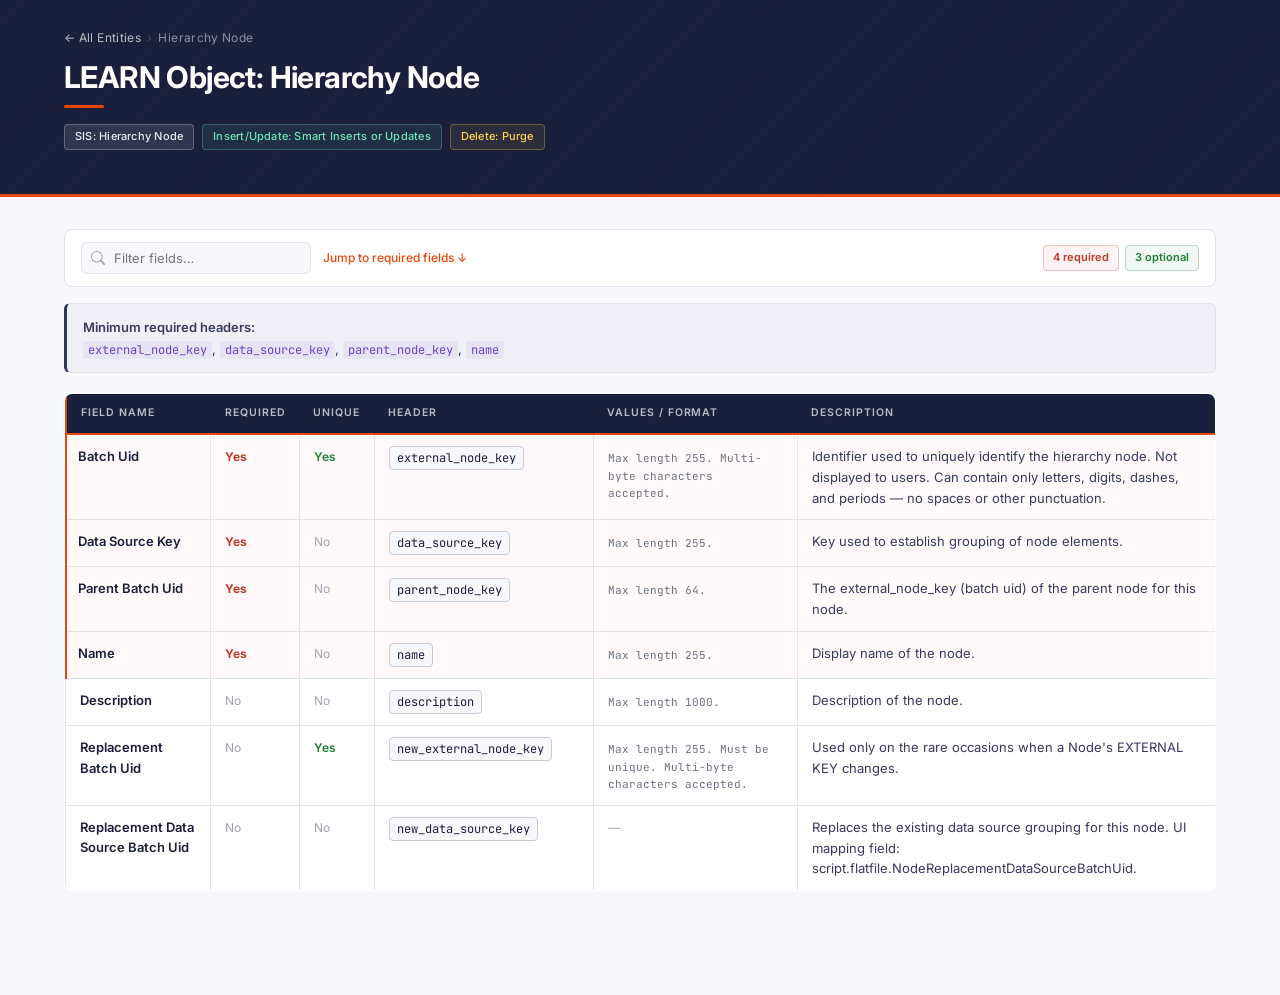
<file: docs/snapshot_reference_site/site/hierarchy-node.html>
<!DOCTYPE html>
<html lang="en">
<head>
<meta charset="UTF-8">
<meta name="viewport" content="width=device-width, initial-scale=1.0">
<title>Hierarchy Node — SIS Snapshot Flat File</title>
<link rel="preconnect" href="https://fonts.googleapis.com">
<link rel="preconnect" href="https://fonts.gstatic.com" crossorigin>
<link href="https://fonts.googleapis.com/css2?family=Inter:wght@400;500;600;700;800&family=JetBrains+Mono:wght@400;500&display=swap" rel="stylesheet">
<link rel="stylesheet" href="styles.css">
</head>
<body>
<header>
  <div class="header-inner">
    <div class="breadcrumb"><a href="index.html">&#8592; All Entities</a><span class="sep">›</span>Hierarchy Node</div>
    <div class="header-row">
      <h1>LEARN Object: Hierarchy Node</h1>
      
    </div>
    <div class="meta-row">
      <span class="chip chip-sis">SIS: Hierarchy Node</span>
      <span class="chip chip-insert">Insert/Update: Smart Inserts or Updates</span>
      <span class="chip chip-delete">Delete: Purge</span>
    </div>
  </div>
</header>
<main class="main">
  <div class="toolbar">
    <div class="toolbar-left">
      <div class="search-wrap">
        <svg class="search-icon" width="14" height="14" viewBox="0 0 16 16" fill="currentColor">
          <path d="M11.742 10.344a6.5 6.5 0 1 0-1.397 1.398h-.001q.044.06.098.115l3.85 3.85a1 1 0 0 0 1.415-1.414l-3.85-3.85a1 1 0 0 0-.115-.099zm-5.242 1.656a5.5 5.5 0 1 1 0-11 5.5 5.5 0 0 1 0 11"/>
        </svg>
        <input id="field-search" type="search" placeholder="Filter fields…" autocomplete="off">
      </div>
      <a class="jump-link" href="#required-fields">Jump to required fields ↓</a>
    </div>
    <div class="toolbar-counts">
      <span class="count-chip count-req">4 required</span>
      <span class="count-chip count-opt">3 optional</span>
      
    </div>
  </div>
  <div class="box box-info"><strong>Minimum required headers:</strong><br><code>external_node_key</code>, <code>data_source_key</code>, <code>parent_node_key</code>, <code>name</code></div>
  <table>
    <thead>
      <tr>
        <th>Field Name</th>
        <th>Required</th>
        <th>Unique</th>
        <th>Header</th>
        <th>Values / Format</th>
        <th>Description</th>
      </tr>
    </thead>
    <tbody>
      
        <tr id="required-fields" class="row-required">
          <td><span class="field-name">Batch Uid</span></td>
          <td><span class="req-yes">Yes</span></td>
          <td><span class="uniq-yes">Yes</span></td>
          <td><span class="hdr-code">external_node_key</span></td>
          <td><span class="field-format">Max length 255. Multi-byte characters accepted.</span></td>
          <td><span class="desc">Identifier used to uniquely identify the hierarchy node. Not displayed to users. Can contain only letters, digits, dashes, and periods — no spaces or other punctuation.</span></td>
        </tr>
        <tr class="row-required">
          <td><span class="field-name">Data Source Key</span></td>
          <td><span class="req-yes">Yes</span></td>
          <td><span class="uniq-no">No</span></td>
          <td><span class="hdr-code">data_source_key</span></td>
          <td><span class="field-format">Max length 255.</span></td>
          <td><span class="desc">Key used to establish grouping of node elements.</span></td>
        </tr>
        <tr class="row-required">
          <td><span class="field-name">Parent Batch Uid</span></td>
          <td><span class="req-yes">Yes</span></td>
          <td><span class="uniq-no">No</span></td>
          <td><span class="hdr-code">parent_node_key</span></td>
          <td><span class="field-format">Max length 64.</span></td>
          <td><span class="desc">The external_node_key (batch uid) of the parent node for this node.</span></td>
        </tr>
        <tr class="row-required">
          <td><span class="field-name">Name</span></td>
          <td><span class="req-yes">Yes</span></td>
          <td><span class="uniq-no">No</span></td>
          <td><span class="hdr-code">name</span></td>
          <td><span class="field-format">Max length 255.</span></td>
          <td><span class="desc">Display name of the node.</span></td>
        </tr>
        <tr>
          <td><span class="field-name">Description</span></td>
          <td><span class="req-no">No</span></td>
          <td><span class="uniq-no">No</span></td>
          <td><span class="hdr-code">description</span></td>
          <td><span class="field-format">Max length 1000.</span></td>
          <td><span class="desc">Description of the node.</span></td>
        </tr>
        <tr>
          <td><span class="field-name">Replacement Batch Uid</span></td>
          <td><span class="req-no">No</span></td>
          <td><span class="uniq-yes">Yes</span></td>
          <td><span class="hdr-code">new_external_node_key</span></td>
          <td><span class="field-format">Max length 255. Must be unique. Multi-byte characters accepted.</span></td>
          <td><span class="desc">Used only on the rare occasions when a Node's EXTERNAL KEY changes.</span></td>
        </tr>
        <tr>
          <td><span class="field-name">Replacement Data Source Batch Uid</span></td>
          <td><span class="req-no">No</span></td>
          <td><span class="uniq-no">No</span></td>
          <td><span class="hdr-code">new_data_source_key</span></td>
          <td><span class="hdr-na">—</span></td>
          <td><span class="desc">Replaces the existing data source grouping for this node. UI mapping field: script.flatfile.NodeReplacementDataSourceBatchUid.</span></td>
        </tr>
    </tbody>
  </table>
  <div id="no-results" style="display:none" class="no-results">No fields match your filter.</div>
</main>
<script>
(function () {

  // ── Search / filter ────────────────────────────────────────────────────────
  var input = document.getElementById('field-search');
  if (input) {
    input.addEventListener('input', function () {
      var q = this.value.toLowerCase();
      var rows = document.querySelectorAll('tbody tr');
      var anyVisible = false;
      rows.forEach(function (row) {
        var match = row.textContent.toLowerCase().includes(q);
        row.style.display = match ? '' : 'none';
        if (match) anyVisible = true;
      });
      document.getElementById('no-results').style.display = anyVisible ? 'none' : '';
    });
  }

  // ── Copy-header buttons ────────────────────────────────────────────────────
  document.querySelectorAll('.hdr-code').forEach(function (el) {
    var wrapper = document.createElement('span');
    wrapper.className = 'hdr-wrap';

    var btn = document.createElement('button');
    btn.className = 'copy-btn';
    btn.title = 'Copy header';
    btn.innerHTML = '<svg width="12" height="12" viewBox="0 0 16 16" fill="currentColor"><path d="M0 6.75C0 5.784.784 5 1.75 5h1.5a.75.75 0 0 1 0 1.5h-1.5a.25.25 0 0 0-.25.25v7.5c0 .138.112.25.25.25h7.5a.25.25 0 0 0 .25-.25v-1.5a.75.75 0 0 1 1.5 0v1.5A1.75 1.75 0 0 1 9.25 16h-7.5A1.75 1.75 0 0 1 0 14.25Z"/><path d="M5 1.75C5 .784 5.784 0 6.75 0h7.5C15.216 0 16 .784 16 1.75v7.5A1.75 1.75 0 0 1 14.25 11h-7.5A1.75 1.75 0 0 1 5 9.25Zm1.75-.25a.25.25 0 0 0-.25.25v7.5c0 .138.112.25.25.25h7.5a.25.25 0 0 0 .25-.25v-7.5a.25.25 0 0 0-.25-.25Z"/></svg>';

    btn.addEventListener('click', function () {
      var raw = el.textContent.trim();
      var first = raw.split('/')[0].trim();
      navigator.clipboard.writeText(first).then(function () {
        btn.classList.add('copied');
        btn.title = 'Copied!';
        setTimeout(function () {
          btn.classList.remove('copied');
          btn.title = 'Copy header';
        }, 1500);
      });
    });

    el.parentNode.insertBefore(wrapper, el);
    wrapper.appendChild(el);
    wrapper.appendChild(btn);
  });

})();
</script>
</body>
</html>
</file>
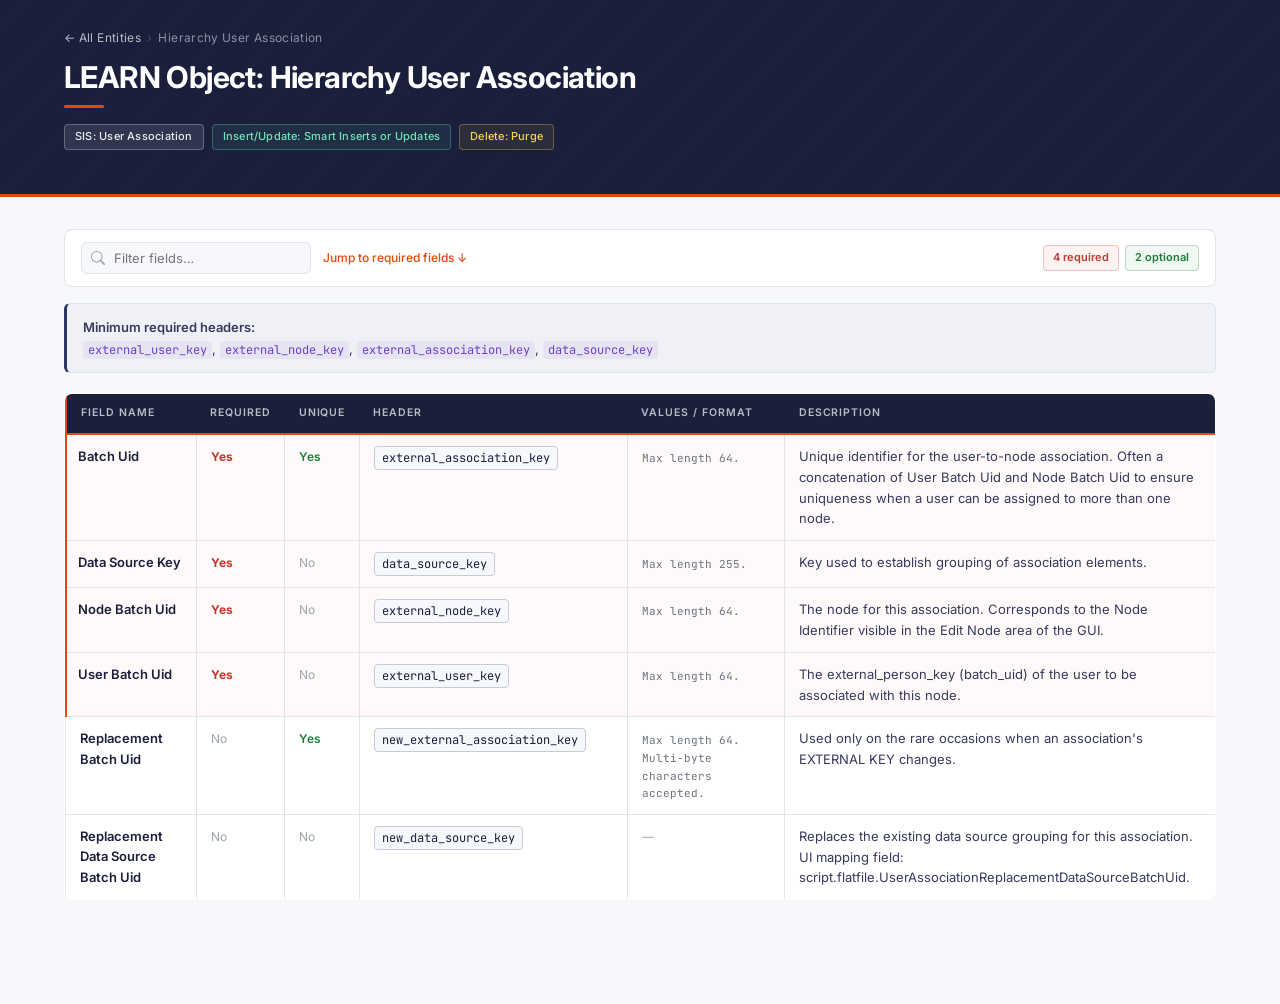
<file: docs/snapshot_reference_site/site/hierarchy-user-association.html>
<!DOCTYPE html>
<html lang="en">
<head>
<meta charset="UTF-8">
<meta name="viewport" content="width=device-width, initial-scale=1.0">
<title>Hierarchy User Association — SIS Snapshot Flat File</title>
<link rel="preconnect" href="https://fonts.googleapis.com">
<link rel="preconnect" href="https://fonts.gstatic.com" crossorigin>
<link href="https://fonts.googleapis.com/css2?family=Inter:wght@400;500;600;700;800&family=JetBrains+Mono:wght@400;500&display=swap" rel="stylesheet">
<link rel="stylesheet" href="styles.css">
</head>
<body>
<header>
  <div class="header-inner">
    <div class="breadcrumb"><a href="index.html">&#8592; All Entities</a><span class="sep">›</span>Hierarchy User Association</div>
    <div class="header-row">
      <h1>LEARN Object: Hierarchy User Association</h1>
      
    </div>
    <div class="meta-row">
      <span class="chip chip-sis">SIS: User Association</span>
      <span class="chip chip-insert">Insert/Update: Smart Inserts or Updates</span>
      <span class="chip chip-delete">Delete: Purge</span>
    </div>
  </div>
</header>
<main class="main">
  <div class="toolbar">
    <div class="toolbar-left">
      <div class="search-wrap">
        <svg class="search-icon" width="14" height="14" viewBox="0 0 16 16" fill="currentColor">
          <path d="M11.742 10.344a6.5 6.5 0 1 0-1.397 1.398h-.001q.044.06.098.115l3.85 3.85a1 1 0 0 0 1.415-1.414l-3.85-3.85a1 1 0 0 0-.115-.099zm-5.242 1.656a5.5 5.5 0 1 1 0-11 5.5 5.5 0 0 1 0 11"/>
        </svg>
        <input id="field-search" type="search" placeholder="Filter fields…" autocomplete="off">
      </div>
      <a class="jump-link" href="#required-fields">Jump to required fields ↓</a>
    </div>
    <div class="toolbar-counts">
      <span class="count-chip count-req">4 required</span>
      <span class="count-chip count-opt">2 optional</span>
      
    </div>
  </div>
  <div class="box box-info"><strong>Minimum required headers:</strong><br><code>external_user_key</code>, <code>external_node_key</code>, <code>external_association_key</code>, <code>data_source_key</code></div>
  <table>
    <thead>
      <tr>
        <th>Field Name</th>
        <th>Required</th>
        <th>Unique</th>
        <th>Header</th>
        <th>Values / Format</th>
        <th>Description</th>
      </tr>
    </thead>
    <tbody>
      
        <tr id="required-fields" class="row-required">
          <td><span class="field-name">Batch Uid</span></td>
          <td><span class="req-yes">Yes</span></td>
          <td><span class="uniq-yes">Yes</span></td>
          <td><span class="hdr-code">external_association_key</span></td>
          <td><span class="field-format">Max length 64.</span></td>
          <td><span class="desc">Unique identifier for the user-to-node association. Often a concatenation of User Batch Uid and Node Batch Uid to ensure uniqueness when a user can be assigned to more than one node.</span></td>
        </tr>
        <tr class="row-required">
          <td><span class="field-name">Data Source Key</span></td>
          <td><span class="req-yes">Yes</span></td>
          <td><span class="uniq-no">No</span></td>
          <td><span class="hdr-code">data_source_key</span></td>
          <td><span class="field-format">Max length 255.</span></td>
          <td><span class="desc">Key used to establish grouping of association elements.</span></td>
        </tr>
        <tr class="row-required">
          <td><span class="field-name">Node Batch Uid</span></td>
          <td><span class="req-yes">Yes</span></td>
          <td><span class="uniq-no">No</span></td>
          <td><span class="hdr-code">external_node_key</span></td>
          <td><span class="field-format">Max length 64.</span></td>
          <td><span class="desc">The node for this association. Corresponds to the Node Identifier visible in the Edit Node area of the GUI.</span></td>
        </tr>
        <tr class="row-required">
          <td><span class="field-name">User Batch Uid</span></td>
          <td><span class="req-yes">Yes</span></td>
          <td><span class="uniq-no">No</span></td>
          <td><span class="hdr-code">external_user_key</span></td>
          <td><span class="field-format">Max length 64.</span></td>
          <td><span class="desc">The external_person_key (batch_uid) of the user to be associated with this node.</span></td>
        </tr>
        <tr>
          <td><span class="field-name">Replacement Batch Uid</span></td>
          <td><span class="req-no">No</span></td>
          <td><span class="uniq-yes">Yes</span></td>
          <td><span class="hdr-code">new_external_association_key</span></td>
          <td><span class="field-format">Max length 64. Multi-byte characters accepted.</span></td>
          <td><span class="desc">Used only on the rare occasions when an association's EXTERNAL KEY changes.</span></td>
        </tr>
        <tr>
          <td><span class="field-name">Replacement Data Source Batch Uid</span></td>
          <td><span class="req-no">No</span></td>
          <td><span class="uniq-no">No</span></td>
          <td><span class="hdr-code">new_data_source_key</span></td>
          <td><span class="hdr-na">—</span></td>
          <td><span class="desc">Replaces the existing data source grouping for this association. UI mapping field: script.flatfile.UserAssociationReplacementDataSourceBatchUid.</span></td>
        </tr>
    </tbody>
  </table>
  <div id="no-results" style="display:none" class="no-results">No fields match your filter.</div>
</main>
<script>
(function () {

  // ── Search / filter ────────────────────────────────────────────────────────
  var input = document.getElementById('field-search');
  if (input) {
    input.addEventListener('input', function () {
      var q = this.value.toLowerCase();
      var rows = document.querySelectorAll('tbody tr');
      var anyVisible = false;
      rows.forEach(function (row) {
        var match = row.textContent.toLowerCase().includes(q);
        row.style.display = match ? '' : 'none';
        if (match) anyVisible = true;
      });
      document.getElementById('no-results').style.display = anyVisible ? 'none' : '';
    });
  }

  // ── Copy-header buttons ────────────────────────────────────────────────────
  document.querySelectorAll('.hdr-code').forEach(function (el) {
    var wrapper = document.createElement('span');
    wrapper.className = 'hdr-wrap';

    var btn = document.createElement('button');
    btn.className = 'copy-btn';
    btn.title = 'Copy header';
    btn.innerHTML = '<svg width="12" height="12" viewBox="0 0 16 16" fill="currentColor"><path d="M0 6.75C0 5.784.784 5 1.75 5h1.5a.75.75 0 0 1 0 1.5h-1.5a.25.25 0 0 0-.25.25v7.5c0 .138.112.25.25.25h7.5a.25.25 0 0 0 .25-.25v-1.5a.75.75 0 0 1 1.5 0v1.5A1.75 1.75 0 0 1 9.25 16h-7.5A1.75 1.75 0 0 1 0 14.25Z"/><path d="M5 1.75C5 .784 5.784 0 6.75 0h7.5C15.216 0 16 .784 16 1.75v7.5A1.75 1.75 0 0 1 14.25 11h-7.5A1.75 1.75 0 0 1 5 9.25Zm1.75-.25a.25.25 0 0 0-.25.25v7.5c0 .138.112.25.25.25h7.5a.25.25 0 0 0 .25-.25v-7.5a.25.25 0 0 0-.25-.25Z"/></svg>';

    btn.addEventListener('click', function () {
      var raw = el.textContent.trim();
      var first = raw.split('/')[0].trim();
      navigator.clipboard.writeText(first).then(function () {
        btn.classList.add('copied');
        btn.title = 'Copied!';
        setTimeout(function () {
          btn.classList.remove('copied');
          btn.title = 'Copy header';
        }, 1500);
      });
    });

    el.parentNode.insertBefore(wrapper, el);
    wrapper.appendChild(el);
    wrapper.appendChild(btn);
  });

})();
</script>
</body>
</html>
</file>
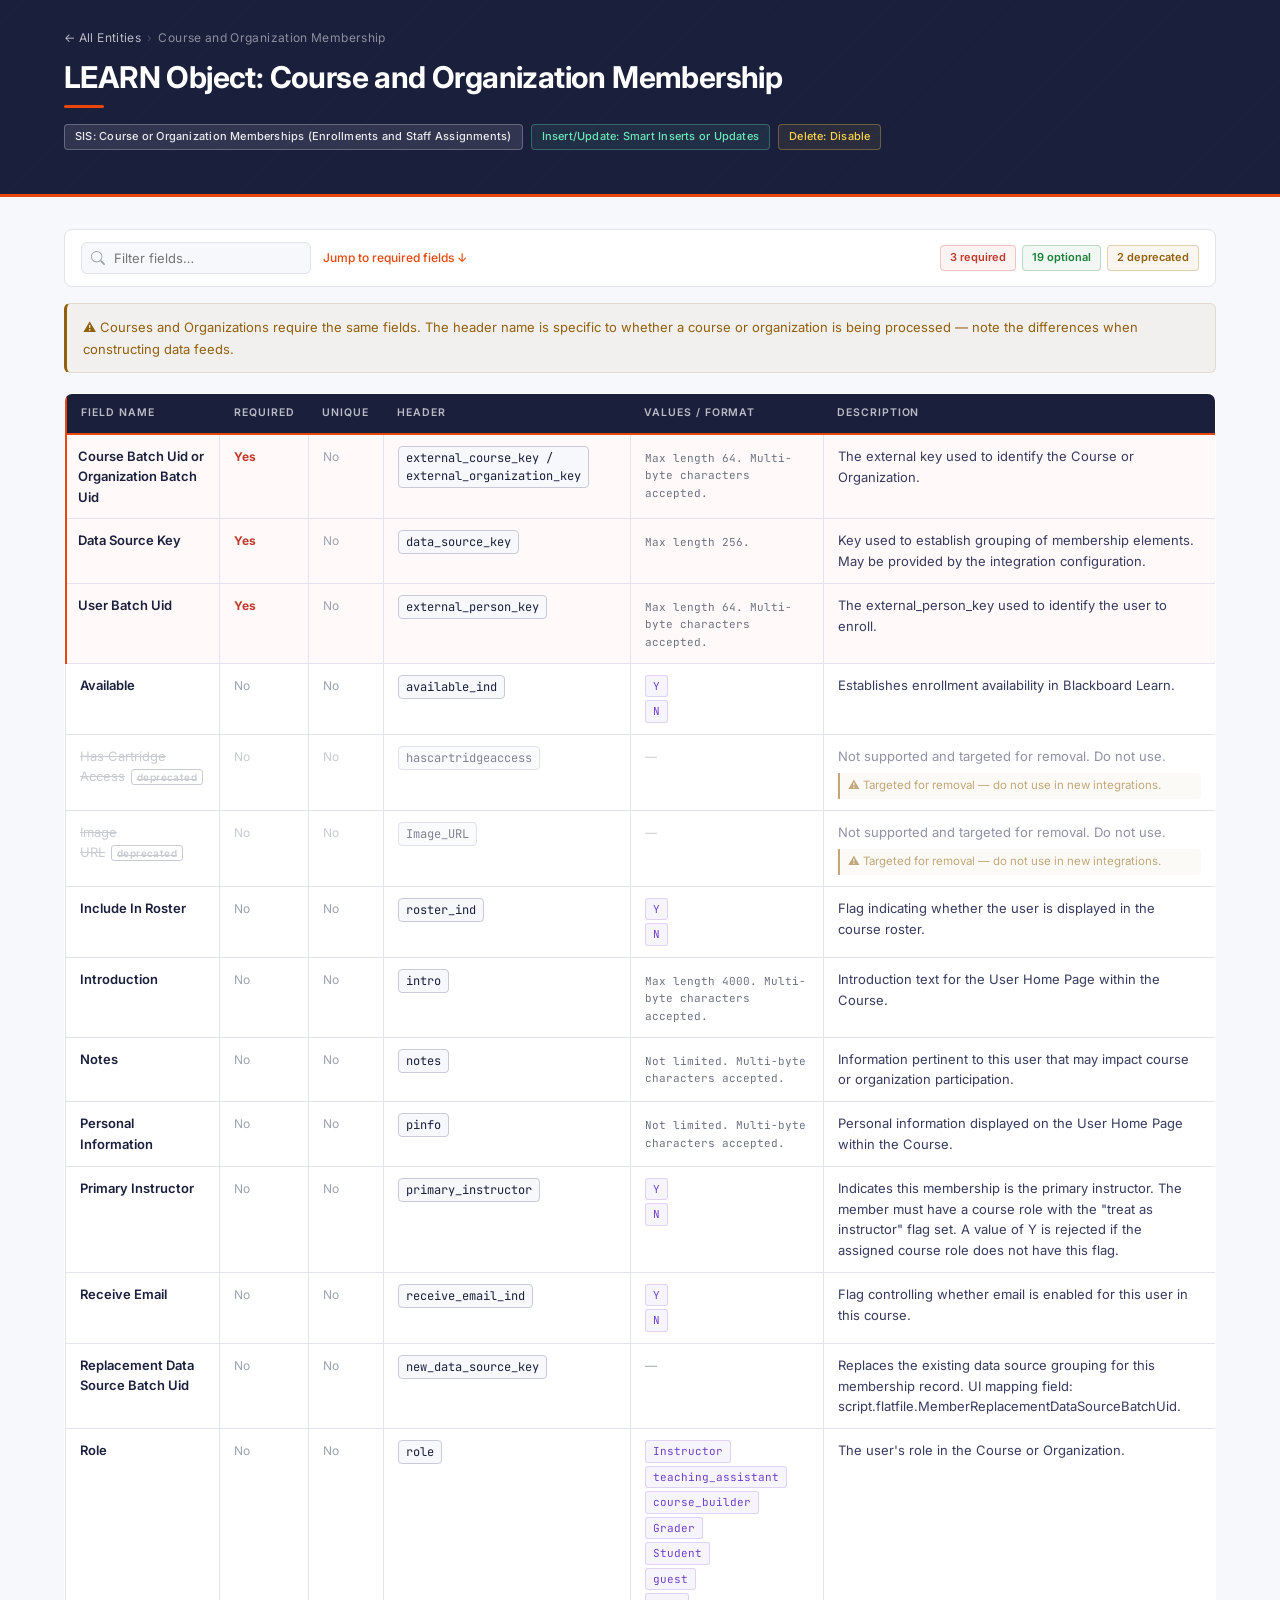
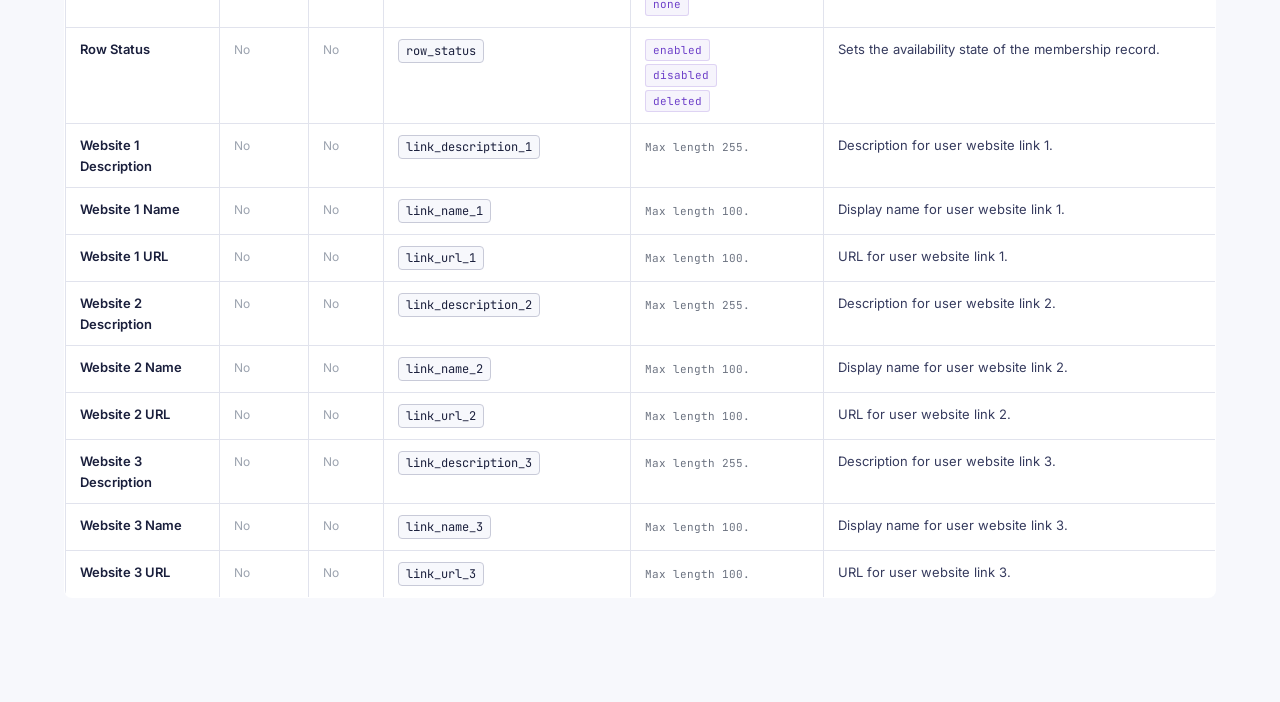
<file: docs/snapshot_reference_site/site/membership.html>
<!DOCTYPE html>
<html lang="en">
<head>
<meta charset="UTF-8">
<meta name="viewport" content="width=device-width, initial-scale=1.0">
<title>Course and Organization Membership — SIS Snapshot Flat File</title>
<link rel="preconnect" href="https://fonts.googleapis.com">
<link rel="preconnect" href="https://fonts.gstatic.com" crossorigin>
<link href="https://fonts.googleapis.com/css2?family=Inter:wght@400;500;600;700;800&family=JetBrains+Mono:wght@400;500&display=swap" rel="stylesheet">
<link rel="stylesheet" href="styles.css">
</head>
<body>
<header>
  <div class="header-inner">
    <div class="breadcrumb"><a href="index.html">&#8592; All Entities</a><span class="sep">›</span>Course and Organization Membership</div>
    <div class="header-row">
      <h1>LEARN Object: Course and Organization Membership</h1>
      
    </div>
    <div class="meta-row">
      <span class="chip chip-sis">SIS: Course or Organization Memberships (Enrollments and Staff Assignments)</span>
      <span class="chip chip-insert">Insert/Update: Smart Inserts or Updates</span>
      <span class="chip chip-delete">Delete: Disable</span>
    </div>
  </div>
</header>
<main class="main">
  <div class="toolbar">
    <div class="toolbar-left">
      <div class="search-wrap">
        <svg class="search-icon" width="14" height="14" viewBox="0 0 16 16" fill="currentColor">
          <path d="M11.742 10.344a6.5 6.5 0 1 0-1.397 1.398h-.001q.044.06.098.115l3.85 3.85a1 1 0 0 0 1.415-1.414l-3.85-3.85a1 1 0 0 0-.115-.099zm-5.242 1.656a5.5 5.5 0 1 1 0-11 5.5 5.5 0 0 1 0 11"/>
        </svg>
        <input id="field-search" type="search" placeholder="Filter fields…" autocomplete="off">
      </div>
      <a class="jump-link" href="#required-fields">Jump to required fields ↓</a>
    </div>
    <div class="toolbar-counts">
      <span class="count-chip count-req">3 required</span>
      <span class="count-chip count-opt">19 optional</span>
      <span class="count-chip count-dep">2 deprecated</span>
    </div>
  </div>
  <div class="box box-warn">⚠ Courses and Organizations require the same fields. The header name is specific to whether a course or organization is being processed — note the differences when constructing data feeds.</div>
  <table>
    <thead>
      <tr>
        <th>Field Name</th>
        <th>Required</th>
        <th>Unique</th>
        <th>Header</th>
        <th>Values / Format</th>
        <th>Description</th>
      </tr>
    </thead>
    <tbody>
      
        <tr id="required-fields" class="row-required">
          <td><span class="field-name">Course Batch Uid or Organization Batch Uid</span></td>
          <td><span class="req-yes">Yes</span></td>
          <td><span class="uniq-no">No</span></td>
          <td><span class="hdr-code">external_course_key / external_organization_key</span></td>
          <td><span class="field-format">Max length 64. Multi-byte characters accepted.</span></td>
          <td><span class="desc">The external key used to identify the Course or Organization.</span></td>
        </tr>
        <tr class="row-required">
          <td><span class="field-name">Data Source Key</span></td>
          <td><span class="req-yes">Yes</span></td>
          <td><span class="uniq-no">No</span></td>
          <td><span class="hdr-code">data_source_key</span></td>
          <td><span class="field-format">Max length 256.</span></td>
          <td><span class="desc">Key used to establish grouping of membership elements. May be provided by the integration configuration.</span></td>
        </tr>
        <tr class="row-required">
          <td><span class="field-name">User Batch Uid</span></td>
          <td><span class="req-yes">Yes</span></td>
          <td><span class="uniq-no">No</span></td>
          <td><span class="hdr-code">external_person_key</span></td>
          <td><span class="field-format">Max length 64. Multi-byte characters accepted.</span></td>
          <td><span class="desc">The external_person_key used to identify the user to enroll.</span></td>
        </tr>
        <tr>
          <td><span class="field-name">Available</span></td>
          <td><span class="req-no">No</span></td>
          <td><span class="uniq-no">No</span></td>
          <td><span class="hdr-code">available_ind</span></td>
          <td><span class="field-values"><span class="val-pill">Y</span><span class="val-pill">N</span></span></td>
          <td><span class="desc">Establishes enrollment availability in Blackboard Learn.</span></td>
        </tr>
        <tr class="deprecated-row">
          <td><span class="field-name dep">Has Cartridge Access<span class="badge-dep">deprecated</span></span></td>
          <td><span class="req-no">No</span></td>
          <td><span class="uniq-no">No</span></td>
          <td><span class="hdr-code">hascartridgeaccess</span></td>
          <td><span class="hdr-na">—</span></td>
          <td><span class="desc">Not supported and targeted for removal. Do not use.</span><span class="field-note">⚠ Targeted for removal — do not use in new integrations.</span></td>
        </tr>
        <tr class="deprecated-row">
          <td><span class="field-name dep">Image URL<span class="badge-dep">deprecated</span></span></td>
          <td><span class="req-no">No</span></td>
          <td><span class="uniq-no">No</span></td>
          <td><span class="hdr-code">Image_URL</span></td>
          <td><span class="hdr-na">—</span></td>
          <td><span class="desc">Not supported and targeted for removal. Do not use.</span><span class="field-note">⚠ Targeted for removal — do not use in new integrations.</span></td>
        </tr>
        <tr>
          <td><span class="field-name">Include In Roster</span></td>
          <td><span class="req-no">No</span></td>
          <td><span class="uniq-no">No</span></td>
          <td><span class="hdr-code">roster_ind</span></td>
          <td><span class="field-values"><span class="val-pill">Y</span><span class="val-pill">N</span></span></td>
          <td><span class="desc">Flag indicating whether the user is displayed in the course roster.</span></td>
        </tr>
        <tr>
          <td><span class="field-name">Introduction</span></td>
          <td><span class="req-no">No</span></td>
          <td><span class="uniq-no">No</span></td>
          <td><span class="hdr-code">intro</span></td>
          <td><span class="field-format">Max length 4000. Multi-byte characters accepted.</span></td>
          <td><span class="desc">Introduction text for the User Home Page within the Course.</span></td>
        </tr>
        <tr>
          <td><span class="field-name">Notes</span></td>
          <td><span class="req-no">No</span></td>
          <td><span class="uniq-no">No</span></td>
          <td><span class="hdr-code">notes</span></td>
          <td><span class="field-format">Not limited. Multi-byte characters accepted.</span></td>
          <td><span class="desc">Information pertinent to this user that may impact course or organization participation.</span></td>
        </tr>
        <tr>
          <td><span class="field-name">Personal Information</span></td>
          <td><span class="req-no">No</span></td>
          <td><span class="uniq-no">No</span></td>
          <td><span class="hdr-code">pinfo</span></td>
          <td><span class="field-format">Not limited. Multi-byte characters accepted.</span></td>
          <td><span class="desc">Personal information displayed on the User Home Page within the Course.</span></td>
        </tr>
        <tr>
          <td><span class="field-name">Primary Instructor</span></td>
          <td><span class="req-no">No</span></td>
          <td><span class="uniq-no">No</span></td>
          <td><span class="hdr-code">primary_instructor</span></td>
          <td><span class="field-values"><span class="val-pill">Y</span><span class="val-pill">N</span></span></td>
          <td><span class="desc">Indicates this membership is the primary instructor. The member must have a course role with the "treat as instructor" flag set. A value of Y is rejected if the assigned course role does not have this flag.</span></td>
        </tr>
        <tr>
          <td><span class="field-name">Receive Email</span></td>
          <td><span class="req-no">No</span></td>
          <td><span class="uniq-no">No</span></td>
          <td><span class="hdr-code">receive_email_ind</span></td>
          <td><span class="field-values"><span class="val-pill">Y</span><span class="val-pill">N</span></span></td>
          <td><span class="desc">Flag controlling whether email is enabled for this user in this course.</span></td>
        </tr>
        <tr>
          <td><span class="field-name">Replacement Data Source Batch Uid</span></td>
          <td><span class="req-no">No</span></td>
          <td><span class="uniq-no">No</span></td>
          <td><span class="hdr-code">new_data_source_key</span></td>
          <td><span class="hdr-na">—</span></td>
          <td><span class="desc">Replaces the existing data source grouping for this membership record. UI mapping field: script.flatfile.MemberReplacementDataSourceBatchUid.</span></td>
        </tr>
        <tr>
          <td><span class="field-name">Role</span></td>
          <td><span class="req-no">No</span></td>
          <td><span class="uniq-no">No</span></td>
          <td><span class="hdr-code">role</span></td>
          <td><span class="field-values"><span class="val-pill">Instructor</span><span class="val-pill">teaching_assistant</span><span class="val-pill">course_builder</span><span class="val-pill">Grader</span><span class="val-pill">Student</span><span class="val-pill">guest</span><span class="val-pill">none</span></span></td>
          <td><span class="desc">The user's role in the Course or Organization.</span></td>
        </tr>
        <tr>
          <td><span class="field-name">Row Status</span></td>
          <td><span class="req-no">No</span></td>
          <td><span class="uniq-no">No</span></td>
          <td><span class="hdr-code">row_status</span></td>
          <td><span class="field-values"><span class="val-pill">enabled</span><span class="val-pill">disabled</span><span class="val-pill">deleted</span></span></td>
          <td><span class="desc">Sets the availability state of the membership record.</span></td>
        </tr>
        <tr>
          <td><span class="field-name">Website 1 Description</span></td>
          <td><span class="req-no">No</span></td>
          <td><span class="uniq-no">No</span></td>
          <td><span class="hdr-code">link_description_1</span></td>
          <td><span class="field-format">Max length 255.</span></td>
          <td><span class="desc">Description for user website link 1.</span></td>
        </tr>
        <tr>
          <td><span class="field-name">Website 1 Name</span></td>
          <td><span class="req-no">No</span></td>
          <td><span class="uniq-no">No</span></td>
          <td><span class="hdr-code">link_name_1</span></td>
          <td><span class="field-format">Max length 100.</span></td>
          <td><span class="desc">Display name for user website link 1.</span></td>
        </tr>
        <tr>
          <td><span class="field-name">Website 1 URL</span></td>
          <td><span class="req-no">No</span></td>
          <td><span class="uniq-no">No</span></td>
          <td><span class="hdr-code">link_url_1</span></td>
          <td><span class="field-format">Max length 100.</span></td>
          <td><span class="desc">URL for user website link 1.</span></td>
        </tr>
        <tr>
          <td><span class="field-name">Website 2 Description</span></td>
          <td><span class="req-no">No</span></td>
          <td><span class="uniq-no">No</span></td>
          <td><span class="hdr-code">link_description_2</span></td>
          <td><span class="field-format">Max length 255.</span></td>
          <td><span class="desc">Description for user website link 2.</span></td>
        </tr>
        <tr>
          <td><span class="field-name">Website 2 Name</span></td>
          <td><span class="req-no">No</span></td>
          <td><span class="uniq-no">No</span></td>
          <td><span class="hdr-code">link_name_2</span></td>
          <td><span class="field-format">Max length 100.</span></td>
          <td><span class="desc">Display name for user website link 2.</span></td>
        </tr>
        <tr>
          <td><span class="field-name">Website 2 URL</span></td>
          <td><span class="req-no">No</span></td>
          <td><span class="uniq-no">No</span></td>
          <td><span class="hdr-code">link_url_2</span></td>
          <td><span class="field-format">Max length 100.</span></td>
          <td><span class="desc">URL for user website link 2.</span></td>
        </tr>
        <tr>
          <td><span class="field-name">Website 3 Description</span></td>
          <td><span class="req-no">No</span></td>
          <td><span class="uniq-no">No</span></td>
          <td><span class="hdr-code">link_description_3</span></td>
          <td><span class="field-format">Max length 255.</span></td>
          <td><span class="desc">Description for user website link 3.</span></td>
        </tr>
        <tr>
          <td><span class="field-name">Website 3 Name</span></td>
          <td><span class="req-no">No</span></td>
          <td><span class="uniq-no">No</span></td>
          <td><span class="hdr-code">link_name_3</span></td>
          <td><span class="field-format">Max length 100.</span></td>
          <td><span class="desc">Display name for user website link 3.</span></td>
        </tr>
        <tr>
          <td><span class="field-name">Website 3 URL</span></td>
          <td><span class="req-no">No</span></td>
          <td><span class="uniq-no">No</span></td>
          <td><span class="hdr-code">link_url_3</span></td>
          <td><span class="field-format">Max length 100.</span></td>
          <td><span class="desc">URL for user website link 3.</span></td>
        </tr>
    </tbody>
  </table>
  <div id="no-results" style="display:none" class="no-results">No fields match your filter.</div>
</main>
<script>
(function () {

  // ── Search / filter ────────────────────────────────────────────────────────
  var input = document.getElementById('field-search');
  if (input) {
    input.addEventListener('input', function () {
      var q = this.value.toLowerCase();
      var rows = document.querySelectorAll('tbody tr');
      var anyVisible = false;
      rows.forEach(function (row) {
        var match = row.textContent.toLowerCase().includes(q);
        row.style.display = match ? '' : 'none';
        if (match) anyVisible = true;
      });
      document.getElementById('no-results').style.display = anyVisible ? 'none' : '';
    });
  }

  // ── Copy-header buttons ────────────────────────────────────────────────────
  document.querySelectorAll('.hdr-code').forEach(function (el) {
    var wrapper = document.createElement('span');
    wrapper.className = 'hdr-wrap';

    var btn = document.createElement('button');
    btn.className = 'copy-btn';
    btn.title = 'Copy header';
    btn.innerHTML = '<svg width="12" height="12" viewBox="0 0 16 16" fill="currentColor"><path d="M0 6.75C0 5.784.784 5 1.75 5h1.5a.75.75 0 0 1 0 1.5h-1.5a.25.25 0 0 0-.25.25v7.5c0 .138.112.25.25.25h7.5a.25.25 0 0 0 .25-.25v-1.5a.75.75 0 0 1 1.5 0v1.5A1.75 1.75 0 0 1 9.25 16h-7.5A1.75 1.75 0 0 1 0 14.25Z"/><path d="M5 1.75C5 .784 5.784 0 6.75 0h7.5C15.216 0 16 .784 16 1.75v7.5A1.75 1.75 0 0 1 14.25 11h-7.5A1.75 1.75 0 0 1 5 9.25Zm1.75-.25a.25.25 0 0 0-.25.25v7.5c0 .138.112.25.25.25h7.5a.25.25 0 0 0 .25-.25v-7.5a.25.25 0 0 0-.25-.25Z"/></svg>';

    btn.addEventListener('click', function () {
      var raw = el.textContent.trim();
      var first = raw.split('/')[0].trim();
      navigator.clipboard.writeText(first).then(function () {
        btn.classList.add('copied');
        btn.title = 'Copied!';
        setTimeout(function () {
          btn.classList.remove('copied');
          btn.title = 'Copy header';
        }, 1500);
      });
    });

    el.parentNode.insertBefore(wrapper, el);
    wrapper.appendChild(el);
    wrapper.appendChild(btn);
  });

})();
</script>
</body>
</html>
</file>
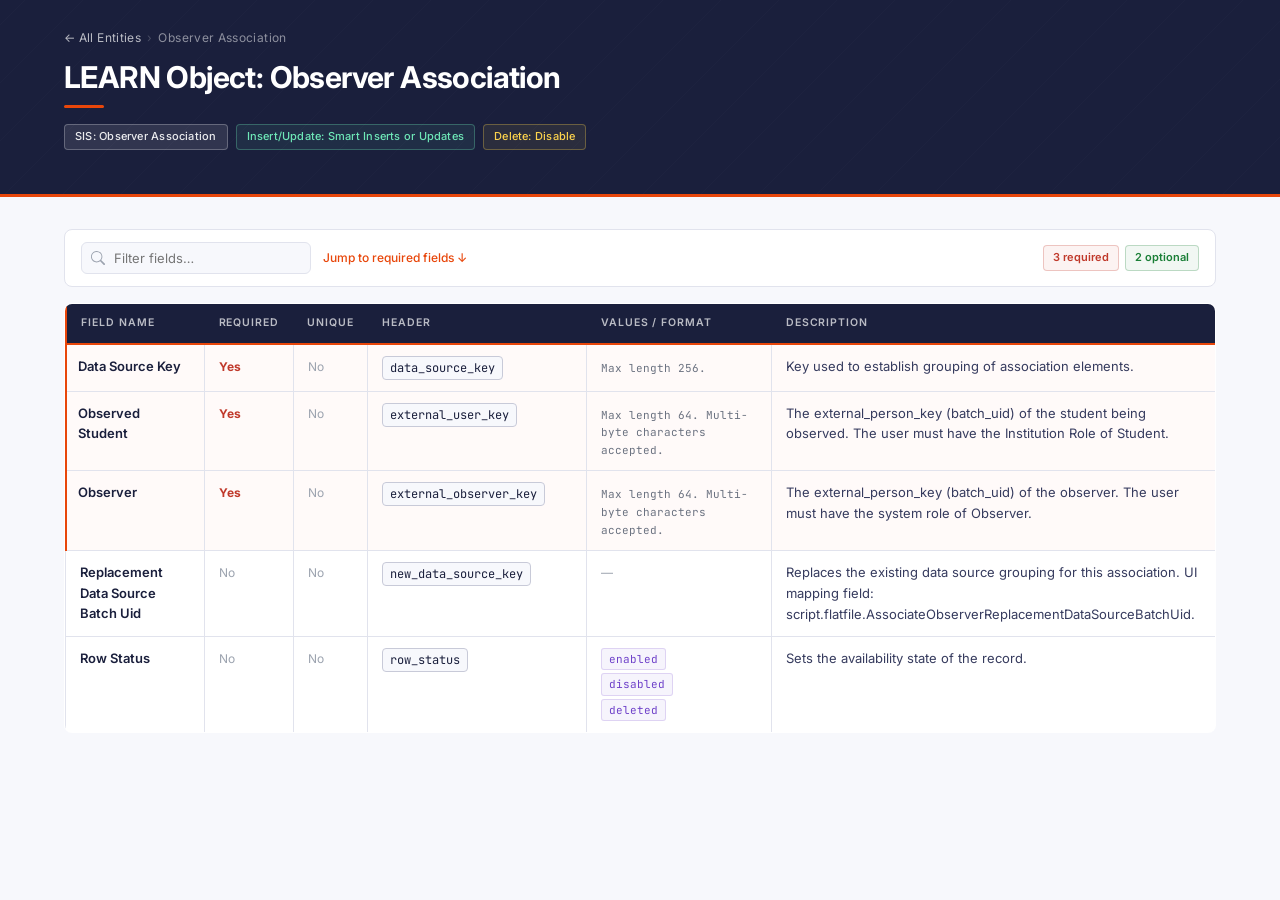
<file: docs/snapshot_reference_site/site/observer-association.html>
<!DOCTYPE html>
<html lang="en">
<head>
<meta charset="UTF-8">
<meta name="viewport" content="width=device-width, initial-scale=1.0">
<title>Observer Association — SIS Snapshot Flat File</title>
<link rel="preconnect" href="https://fonts.googleapis.com">
<link rel="preconnect" href="https://fonts.gstatic.com" crossorigin>
<link href="https://fonts.googleapis.com/css2?family=Inter:wght@400;500;600;700;800&family=JetBrains+Mono:wght@400;500&display=swap" rel="stylesheet">
<link rel="stylesheet" href="styles.css">
</head>
<body>
<header>
  <div class="header-inner">
    <div class="breadcrumb"><a href="index.html">&#8592; All Entities</a><span class="sep">›</span>Observer Association</div>
    <div class="header-row">
      <h1>LEARN Object: Observer Association</h1>
      
    </div>
    <div class="meta-row">
      <span class="chip chip-sis">SIS: Observer Association</span>
      <span class="chip chip-insert">Insert/Update: Smart Inserts or Updates</span>
      <span class="chip chip-delete">Delete: Disable</span>
    </div>
  </div>
</header>
<main class="main">
  <div class="toolbar">
    <div class="toolbar-left">
      <div class="search-wrap">
        <svg class="search-icon" width="14" height="14" viewBox="0 0 16 16" fill="currentColor">
          <path d="M11.742 10.344a6.5 6.5 0 1 0-1.397 1.398h-.001q.044.06.098.115l3.85 3.85a1 1 0 0 0 1.415-1.414l-3.85-3.85a1 1 0 0 0-.115-.099zm-5.242 1.656a5.5 5.5 0 1 1 0-11 5.5 5.5 0 0 1 0 11"/>
        </svg>
        <input id="field-search" type="search" placeholder="Filter fields…" autocomplete="off">
      </div>
      <a class="jump-link" href="#required-fields">Jump to required fields ↓</a>
    </div>
    <div class="toolbar-counts">
      <span class="count-chip count-req">3 required</span>
      <span class="count-chip count-opt">2 optional</span>
      
    </div>
  </div>
  
  <table>
    <thead>
      <tr>
        <th>Field Name</th>
        <th>Required</th>
        <th>Unique</th>
        <th>Header</th>
        <th>Values / Format</th>
        <th>Description</th>
      </tr>
    </thead>
    <tbody>
      
        <tr id="required-fields" class="row-required">
          <td><span class="field-name">Data Source Key</span></td>
          <td><span class="req-yes">Yes</span></td>
          <td><span class="uniq-no">No</span></td>
          <td><span class="hdr-code">data_source_key</span></td>
          <td><span class="field-format">Max length 256.</span></td>
          <td><span class="desc">Key used to establish grouping of association elements.</span></td>
        </tr>
        <tr class="row-required">
          <td><span class="field-name">Observed Student</span></td>
          <td><span class="req-yes">Yes</span></td>
          <td><span class="uniq-no">No</span></td>
          <td><span class="hdr-code">external_user_key</span></td>
          <td><span class="field-format">Max length 64. Multi-byte characters accepted.</span></td>
          <td><span class="desc">The external_person_key (batch_uid) of the student being observed. The user must have the Institution Role of Student.</span></td>
        </tr>
        <tr class="row-required">
          <td><span class="field-name">Observer</span></td>
          <td><span class="req-yes">Yes</span></td>
          <td><span class="uniq-no">No</span></td>
          <td><span class="hdr-code">external_observer_key</span></td>
          <td><span class="field-format">Max length 64. Multi-byte characters accepted.</span></td>
          <td><span class="desc">The external_person_key (batch_uid) of the observer. The user must have the system role of Observer.</span></td>
        </tr>
        <tr>
          <td><span class="field-name">Replacement Data Source Batch Uid</span></td>
          <td><span class="req-no">No</span></td>
          <td><span class="uniq-no">No</span></td>
          <td><span class="hdr-code">new_data_source_key</span></td>
          <td><span class="hdr-na">—</span></td>
          <td><span class="desc">Replaces the existing data source grouping for this association. UI mapping field: script.flatfile.AssociateObserverReplacementDataSourceBatchUid.</span></td>
        </tr>
        <tr>
          <td><span class="field-name">Row Status</span></td>
          <td><span class="req-no">No</span></td>
          <td><span class="uniq-no">No</span></td>
          <td><span class="hdr-code">row_status</span></td>
          <td><span class="field-values"><span class="val-pill">enabled</span><span class="val-pill">disabled</span><span class="val-pill">deleted</span></span></td>
          <td><span class="desc">Sets the availability state of the record.</span></td>
        </tr>
    </tbody>
  </table>
  <div id="no-results" style="display:none" class="no-results">No fields match your filter.</div>
</main>
<script>
(function () {

  // ── Search / filter ────────────────────────────────────────────────────────
  var input = document.getElementById('field-search');
  if (input) {
    input.addEventListener('input', function () {
      var q = this.value.toLowerCase();
      var rows = document.querySelectorAll('tbody tr');
      var anyVisible = false;
      rows.forEach(function (row) {
        var match = row.textContent.toLowerCase().includes(q);
        row.style.display = match ? '' : 'none';
        if (match) anyVisible = true;
      });
      document.getElementById('no-results').style.display = anyVisible ? 'none' : '';
    });
  }

  // ── Copy-header buttons ────────────────────────────────────────────────────
  document.querySelectorAll('.hdr-code').forEach(function (el) {
    var wrapper = document.createElement('span');
    wrapper.className = 'hdr-wrap';

    var btn = document.createElement('button');
    btn.className = 'copy-btn';
    btn.title = 'Copy header';
    btn.innerHTML = '<svg width="12" height="12" viewBox="0 0 16 16" fill="currentColor"><path d="M0 6.75C0 5.784.784 5 1.75 5h1.5a.75.75 0 0 1 0 1.5h-1.5a.25.25 0 0 0-.25.25v7.5c0 .138.112.25.25.25h7.5a.25.25 0 0 0 .25-.25v-1.5a.75.75 0 0 1 1.5 0v1.5A1.75 1.75 0 0 1 9.25 16h-7.5A1.75 1.75 0 0 1 0 14.25Z"/><path d="M5 1.75C5 .784 5.784 0 6.75 0h7.5C15.216 0 16 .784 16 1.75v7.5A1.75 1.75 0 0 1 14.25 11h-7.5A1.75 1.75 0 0 1 5 9.25Zm1.75-.25a.25.25 0 0 0-.25.25v7.5c0 .138.112.25.25.25h7.5a.25.25 0 0 0 .25-.25v-7.5a.25.25 0 0 0-.25-.25Z"/></svg>';

    btn.addEventListener('click', function () {
      var raw = el.textContent.trim();
      var first = raw.split('/')[0].trim();
      navigator.clipboard.writeText(first).then(function () {
        btn.classList.add('copied');
        btn.title = 'Copied!';
        setTimeout(function () {
          btn.classList.remove('copied');
          btn.title = 'Copy header';
        }, 1500);
      });
    });

    el.parentNode.insertBefore(wrapper, el);
    wrapper.appendChild(el);
    wrapper.appendChild(btn);
  });

})();
</script>
</body>
</html>
</file>
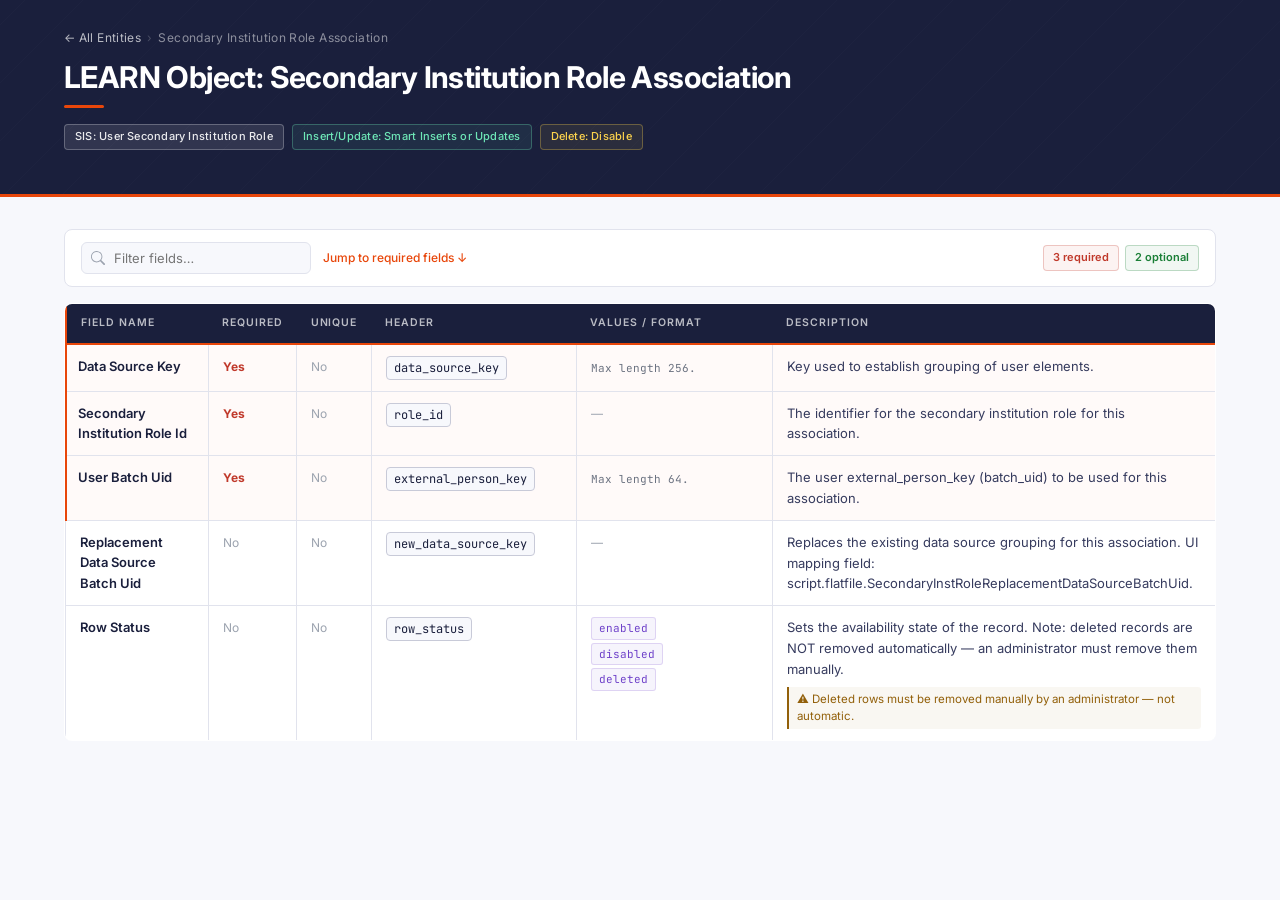
<file: docs/snapshot_reference_site/site/secondary-institution-role.html>
<!DOCTYPE html>
<html lang="en">
<head>
<meta charset="UTF-8">
<meta name="viewport" content="width=device-width, initial-scale=1.0">
<title>Secondary Institution Role Association — SIS Snapshot Flat File</title>
<link rel="preconnect" href="https://fonts.googleapis.com">
<link rel="preconnect" href="https://fonts.gstatic.com" crossorigin>
<link href="https://fonts.googleapis.com/css2?family=Inter:wght@400;500;600;700;800&family=JetBrains+Mono:wght@400;500&display=swap" rel="stylesheet">
<link rel="stylesheet" href="styles.css">
</head>
<body>
<header>
  <div class="header-inner">
    <div class="breadcrumb"><a href="index.html">&#8592; All Entities</a><span class="sep">›</span>Secondary Institution Role Association</div>
    <div class="header-row">
      <h1>LEARN Object: Secondary Institution Role Association</h1>
      
    </div>
    <div class="meta-row">
      <span class="chip chip-sis">SIS: User Secondary Institution Role</span>
      <span class="chip chip-insert">Insert/Update: Smart Inserts or Updates</span>
      <span class="chip chip-delete">Delete: Disable</span>
    </div>
  </div>
</header>
<main class="main">
  <div class="toolbar">
    <div class="toolbar-left">
      <div class="search-wrap">
        <svg class="search-icon" width="14" height="14" viewBox="0 0 16 16" fill="currentColor">
          <path d="M11.742 10.344a6.5 6.5 0 1 0-1.397 1.398h-.001q.044.06.098.115l3.85 3.85a1 1 0 0 0 1.415-1.414l-3.85-3.85a1 1 0 0 0-.115-.099zm-5.242 1.656a5.5 5.5 0 1 1 0-11 5.5 5.5 0 0 1 0 11"/>
        </svg>
        <input id="field-search" type="search" placeholder="Filter fields…" autocomplete="off">
      </div>
      <a class="jump-link" href="#required-fields">Jump to required fields ↓</a>
    </div>
    <div class="toolbar-counts">
      <span class="count-chip count-req">3 required</span>
      <span class="count-chip count-opt">2 optional</span>
      
    </div>
  </div>
  
  <table>
    <thead>
      <tr>
        <th>Field Name</th>
        <th>Required</th>
        <th>Unique</th>
        <th>Header</th>
        <th>Values / Format</th>
        <th>Description</th>
      </tr>
    </thead>
    <tbody>
      
        <tr id="required-fields" class="row-required">
          <td><span class="field-name">Data Source Key</span></td>
          <td><span class="req-yes">Yes</span></td>
          <td><span class="uniq-no">No</span></td>
          <td><span class="hdr-code">data_source_key</span></td>
          <td><span class="field-format">Max length 256.</span></td>
          <td><span class="desc">Key used to establish grouping of user elements.</span></td>
        </tr>
        <tr class="row-required">
          <td><span class="field-name">Secondary Institution Role Id</span></td>
          <td><span class="req-yes">Yes</span></td>
          <td><span class="uniq-no">No</span></td>
          <td><span class="hdr-code">role_id</span></td>
          <td><span class="hdr-na">—</span></td>
          <td><span class="desc">The identifier for the secondary institution role for this association.</span></td>
        </tr>
        <tr class="row-required">
          <td><span class="field-name">User Batch Uid</span></td>
          <td><span class="req-yes">Yes</span></td>
          <td><span class="uniq-no">No</span></td>
          <td><span class="hdr-code">external_person_key</span></td>
          <td><span class="field-format">Max length 64.</span></td>
          <td><span class="desc">The user external_person_key (batch_uid) to be used for this association.</span></td>
        </tr>
        <tr>
          <td><span class="field-name">Replacement Data Source Batch Uid</span></td>
          <td><span class="req-no">No</span></td>
          <td><span class="uniq-no">No</span></td>
          <td><span class="hdr-code">new_data_source_key</span></td>
          <td><span class="hdr-na">—</span></td>
          <td><span class="desc">Replaces the existing data source grouping for this association. UI mapping field: script.flatfile.SecondaryInstRoleReplacementDataSourceBatchUid.</span></td>
        </tr>
        <tr>
          <td><span class="field-name">Row Status</span></td>
          <td><span class="req-no">No</span></td>
          <td><span class="uniq-no">No</span></td>
          <td><span class="hdr-code">row_status</span></td>
          <td><span class="field-values"><span class="val-pill">enabled</span><span class="val-pill">disabled</span><span class="val-pill">deleted</span></span></td>
          <td><span class="desc">Sets the availability state of the record. Note: deleted records are NOT removed automatically — an administrator must remove them manually.</span><span class="field-note">⚠ Deleted rows must be removed manually by an administrator — not automatic.</span></td>
        </tr>
    </tbody>
  </table>
  <div id="no-results" style="display:none" class="no-results">No fields match your filter.</div>
</main>
<script>
(function () {

  // ── Search / filter ────────────────────────────────────────────────────────
  var input = document.getElementById('field-search');
  if (input) {
    input.addEventListener('input', function () {
      var q = this.value.toLowerCase();
      var rows = document.querySelectorAll('tbody tr');
      var anyVisible = false;
      rows.forEach(function (row) {
        var match = row.textContent.toLowerCase().includes(q);
        row.style.display = match ? '' : 'none';
        if (match) anyVisible = true;
      });
      document.getElementById('no-results').style.display = anyVisible ? 'none' : '';
    });
  }

  // ── Copy-header buttons ────────────────────────────────────────────────────
  document.querySelectorAll('.hdr-code').forEach(function (el) {
    var wrapper = document.createElement('span');
    wrapper.className = 'hdr-wrap';

    var btn = document.createElement('button');
    btn.className = 'copy-btn';
    btn.title = 'Copy header';
    btn.innerHTML = '<svg width="12" height="12" viewBox="0 0 16 16" fill="currentColor"><path d="M0 6.75C0 5.784.784 5 1.75 5h1.5a.75.75 0 0 1 0 1.5h-1.5a.25.25 0 0 0-.25.25v7.5c0 .138.112.25.25.25h7.5a.25.25 0 0 0 .25-.25v-1.5a.75.75 0 0 1 1.5 0v1.5A1.75 1.75 0 0 1 9.25 16h-7.5A1.75 1.75 0 0 1 0 14.25Z"/><path d="M5 1.75C5 .784 5.784 0 6.75 0h7.5C15.216 0 16 .784 16 1.75v7.5A1.75 1.75 0 0 1 14.25 11h-7.5A1.75 1.75 0 0 1 5 9.25Zm1.75-.25a.25.25 0 0 0-.25.25v7.5c0 .138.112.25.25.25h7.5a.25.25 0 0 0 .25-.25v-7.5a.25.25 0 0 0-.25-.25Z"/></svg>';

    btn.addEventListener('click', function () {
      var raw = el.textContent.trim();
      var first = raw.split('/')[0].trim();
      navigator.clipboard.writeText(first).then(function () {
        btn.classList.add('copied');
        btn.title = 'Copied!';
        setTimeout(function () {
          btn.classList.remove('copied');
          btn.title = 'Copy header';
        }, 1500);
      });
    });

    el.parentNode.insertBefore(wrapper, el);
    wrapper.appendChild(el);
    wrapper.appendChild(btn);
  });

})();
</script>
</body>
</html>
</file>
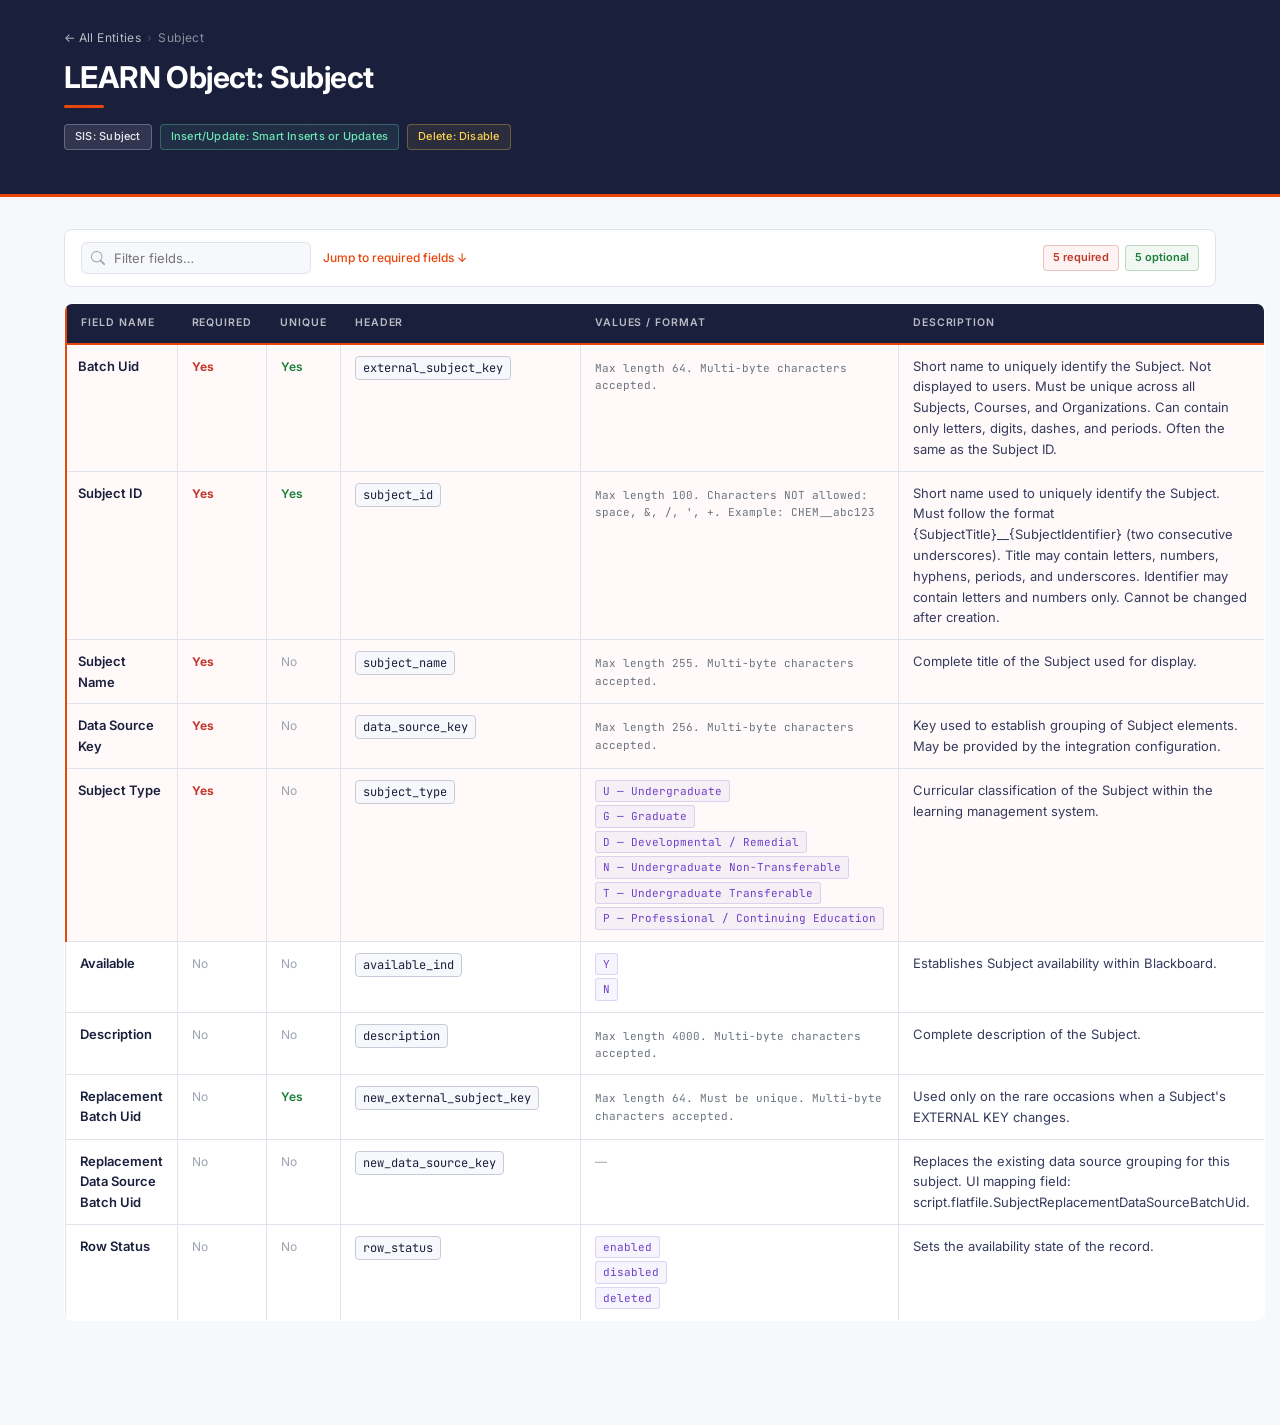
<file: docs/snapshot_reference_site/site/subject.html>
<!DOCTYPE html>
<html lang="en">
<head>
<meta charset="UTF-8">
<meta name="viewport" content="width=device-width, initial-scale=1.0">
<title>Subject — SIS Snapshot Flat File</title>
<link rel="preconnect" href="https://fonts.googleapis.com">
<link rel="preconnect" href="https://fonts.gstatic.com" crossorigin>
<link href="https://fonts.googleapis.com/css2?family=Inter:wght@400;500;600;700;800&family=JetBrains+Mono:wght@400;500&display=swap" rel="stylesheet">
<link rel="stylesheet" href="styles.css">
</head>
<body>
<header>
  <div class="header-inner">
    <div class="breadcrumb"><a href="index.html">&#8592; All Entities</a><span class="sep">›</span>Subject</div>
    <div class="header-row">
      <h1>LEARN Object: Subject</h1>
      
    </div>
    <div class="meta-row">
      <span class="chip chip-sis">SIS: Subject</span>
      <span class="chip chip-insert">Insert/Update: Smart Inserts or Updates</span>
      <span class="chip chip-delete">Delete: Disable</span>
    </div>
  </div>
</header>
<main class="main">
  <div class="toolbar">
    <div class="toolbar-left">
      <div class="search-wrap">
        <svg class="search-icon" width="14" height="14" viewBox="0 0 16 16" fill="currentColor">
          <path d="M11.742 10.344a6.5 6.5 0 1 0-1.397 1.398h-.001q.044.06.098.115l3.85 3.85a1 1 0 0 0 1.415-1.414l-3.85-3.85a1 1 0 0 0-.115-.099zm-5.242 1.656a5.5 5.5 0 1 1 0-11 5.5 5.5 0 0 1 0 11"/>
        </svg>
        <input id="field-search" type="search" placeholder="Filter fields…" autocomplete="off">
      </div>
      <a class="jump-link" href="#required-fields">Jump to required fields ↓</a>
    </div>
    <div class="toolbar-counts">
      <span class="count-chip count-req">5 required</span>
      <span class="count-chip count-opt">5 optional</span>
      
    </div>
  </div>
  
  <table>
    <thead>
      <tr>
        <th>Field Name</th>
        <th>Required</th>
        <th>Unique</th>
        <th>Header</th>
        <th>Values / Format</th>
        <th>Description</th>
      </tr>
    </thead>
    <tbody>
      
        <tr id="required-fields" class="row-required">
          <td><span class="field-name">Batch Uid</span></td>
          <td><span class="req-yes">Yes</span></td>
          <td><span class="uniq-yes">Yes</span></td>
          <td><span class="hdr-code">external_subject_key</span></td>
          <td><span class="field-format">Max length 64. Multi-byte characters accepted.</span></td>
          <td><span class="desc">Short name to uniquely identify the Subject. Not displayed to users. Must be unique across all Subjects, Courses, and Organizations. Can contain only letters, digits, dashes, and periods. Often the same as the Subject ID.</span></td>
        </tr>
        <tr class="row-required">
          <td><span class="field-name">Subject ID</span></td>
          <td><span class="req-yes">Yes</span></td>
          <td><span class="uniq-yes">Yes</span></td>
          <td><span class="hdr-code">subject_id</span></td>
          <td><span class="field-format">Max length 100. Characters NOT allowed: space, &, /, ', +. Example: CHEM__abc123</span></td>
          <td><span class="desc">Short name used to uniquely identify the Subject. Must follow the format {SubjectTitle}__{SubjectIdentifier} (two consecutive underscores). Title may contain letters, numbers, hyphens, periods, and underscores. Identifier may contain letters and numbers only. Cannot be changed after creation.</span></td>
        </tr>
        <tr class="row-required">
          <td><span class="field-name">Subject Name</span></td>
          <td><span class="req-yes">Yes</span></td>
          <td><span class="uniq-no">No</span></td>
          <td><span class="hdr-code">subject_name</span></td>
          <td><span class="field-format">Max length 255. Multi-byte characters accepted.</span></td>
          <td><span class="desc">Complete title of the Subject used for display.</span></td>
        </tr>
        <tr class="row-required">
          <td><span class="field-name">Data Source Key</span></td>
          <td><span class="req-yes">Yes</span></td>
          <td><span class="uniq-no">No</span></td>
          <td><span class="hdr-code">data_source_key</span></td>
          <td><span class="field-format">Max length 256. Multi-byte characters accepted.</span></td>
          <td><span class="desc">Key used to establish grouping of Subject elements. May be provided by the integration configuration.</span></td>
        </tr>
        <tr class="row-required">
          <td><span class="field-name">Subject Type</span></td>
          <td><span class="req-yes">Yes</span></td>
          <td><span class="uniq-no">No</span></td>
          <td><span class="hdr-code">subject_type</span></td>
          <td><span class="field-values"><span class="val-pill">U — Undergraduate</span><span class="val-pill">G — Graduate</span><span class="val-pill">D — Developmental / Remedial</span><span class="val-pill">N — Undergraduate Non-Transferable</span><span class="val-pill">T — Undergraduate Transferable</span><span class="val-pill">P — Professional / Continuing Education</span></span></td>
          <td><span class="desc">Curricular classification of the Subject within the learning management system.</span></td>
        </tr>
        <tr>
          <td><span class="field-name">Available</span></td>
          <td><span class="req-no">No</span></td>
          <td><span class="uniq-no">No</span></td>
          <td><span class="hdr-code">available_ind</span></td>
          <td><span class="field-values"><span class="val-pill">Y</span><span class="val-pill">N</span></span></td>
          <td><span class="desc">Establishes Subject availability within Blackboard.</span></td>
        </tr>
        <tr>
          <td><span class="field-name">Description</span></td>
          <td><span class="req-no">No</span></td>
          <td><span class="uniq-no">No</span></td>
          <td><span class="hdr-code">description</span></td>
          <td><span class="field-format">Max length 4000. Multi-byte characters accepted.</span></td>
          <td><span class="desc">Complete description of the Subject.</span></td>
        </tr>
        <tr>
          <td><span class="field-name">Replacement Batch Uid</span></td>
          <td><span class="req-no">No</span></td>
          <td><span class="uniq-yes">Yes</span></td>
          <td><span class="hdr-code">new_external_subject_key</span></td>
          <td><span class="field-format">Max length 64. Must be unique. Multi-byte characters accepted.</span></td>
          <td><span class="desc">Used only on the rare occasions when a Subject's EXTERNAL KEY changes.</span></td>
        </tr>
        <tr>
          <td><span class="field-name">Replacement Data Source Batch Uid</span></td>
          <td><span class="req-no">No</span></td>
          <td><span class="uniq-no">No</span></td>
          <td><span class="hdr-code">new_data_source_key</span></td>
          <td><span class="hdr-na">—</span></td>
          <td><span class="desc">Replaces the existing data source grouping for this subject. UI mapping field: script.flatfile.SubjectReplacementDataSourceBatchUid.</span></td>
        </tr>
        <tr>
          <td><span class="field-name">Row Status</span></td>
          <td><span class="req-no">No</span></td>
          <td><span class="uniq-no">No</span></td>
          <td><span class="hdr-code">row_status</span></td>
          <td><span class="field-values"><span class="val-pill">enabled</span><span class="val-pill">disabled</span><span class="val-pill">deleted</span></span></td>
          <td><span class="desc">Sets the availability state of the record.</span></td>
        </tr>
    </tbody>
  </table>
  <div id="no-results" style="display:none" class="no-results">No fields match your filter.</div>
</main>
<script>
(function () {

  // ── Search / filter ────────────────────────────────────────────────────────
  var input = document.getElementById('field-search');
  if (input) {
    input.addEventListener('input', function () {
      var q = this.value.toLowerCase();
      var rows = document.querySelectorAll('tbody tr');
      var anyVisible = false;
      rows.forEach(function (row) {
        var match = row.textContent.toLowerCase().includes(q);
        row.style.display = match ? '' : 'none';
        if (match) anyVisible = true;
      });
      document.getElementById('no-results').style.display = anyVisible ? 'none' : '';
    });
  }

  // ── Copy-header buttons ────────────────────────────────────────────────────
  document.querySelectorAll('.hdr-code').forEach(function (el) {
    var wrapper = document.createElement('span');
    wrapper.className = 'hdr-wrap';

    var btn = document.createElement('button');
    btn.className = 'copy-btn';
    btn.title = 'Copy header';
    btn.innerHTML = '<svg width="12" height="12" viewBox="0 0 16 16" fill="currentColor"><path d="M0 6.75C0 5.784.784 5 1.75 5h1.5a.75.75 0 0 1 0 1.5h-1.5a.25.25 0 0 0-.25.25v7.5c0 .138.112.25.25.25h7.5a.25.25 0 0 0 .25-.25v-1.5a.75.75 0 0 1 1.5 0v1.5A1.75 1.75 0 0 1 9.25 16h-7.5A1.75 1.75 0 0 1 0 14.25Z"/><path d="M5 1.75C5 .784 5.784 0 6.75 0h7.5C15.216 0 16 .784 16 1.75v7.5A1.75 1.75 0 0 1 14.25 11h-7.5A1.75 1.75 0 0 1 5 9.25Zm1.75-.25a.25.25 0 0 0-.25.25v7.5c0 .138.112.25.25.25h7.5a.25.25 0 0 0 .25-.25v-7.5a.25.25 0 0 0-.25-.25Z"/></svg>';

    btn.addEventListener('click', function () {
      var raw = el.textContent.trim();
      var first = raw.split('/')[0].trim();
      navigator.clipboard.writeText(first).then(function () {
        btn.classList.add('copied');
        btn.title = 'Copied!';
        setTimeout(function () {
          btn.classList.remove('copied');
          btn.title = 'Copy header';
        }, 1500);
      });
    });

    el.parentNode.insertBefore(wrapper, el);
    wrapper.appendChild(el);
    wrapper.appendChild(btn);
  });

})();
</script>
</body>
</html>
</file>
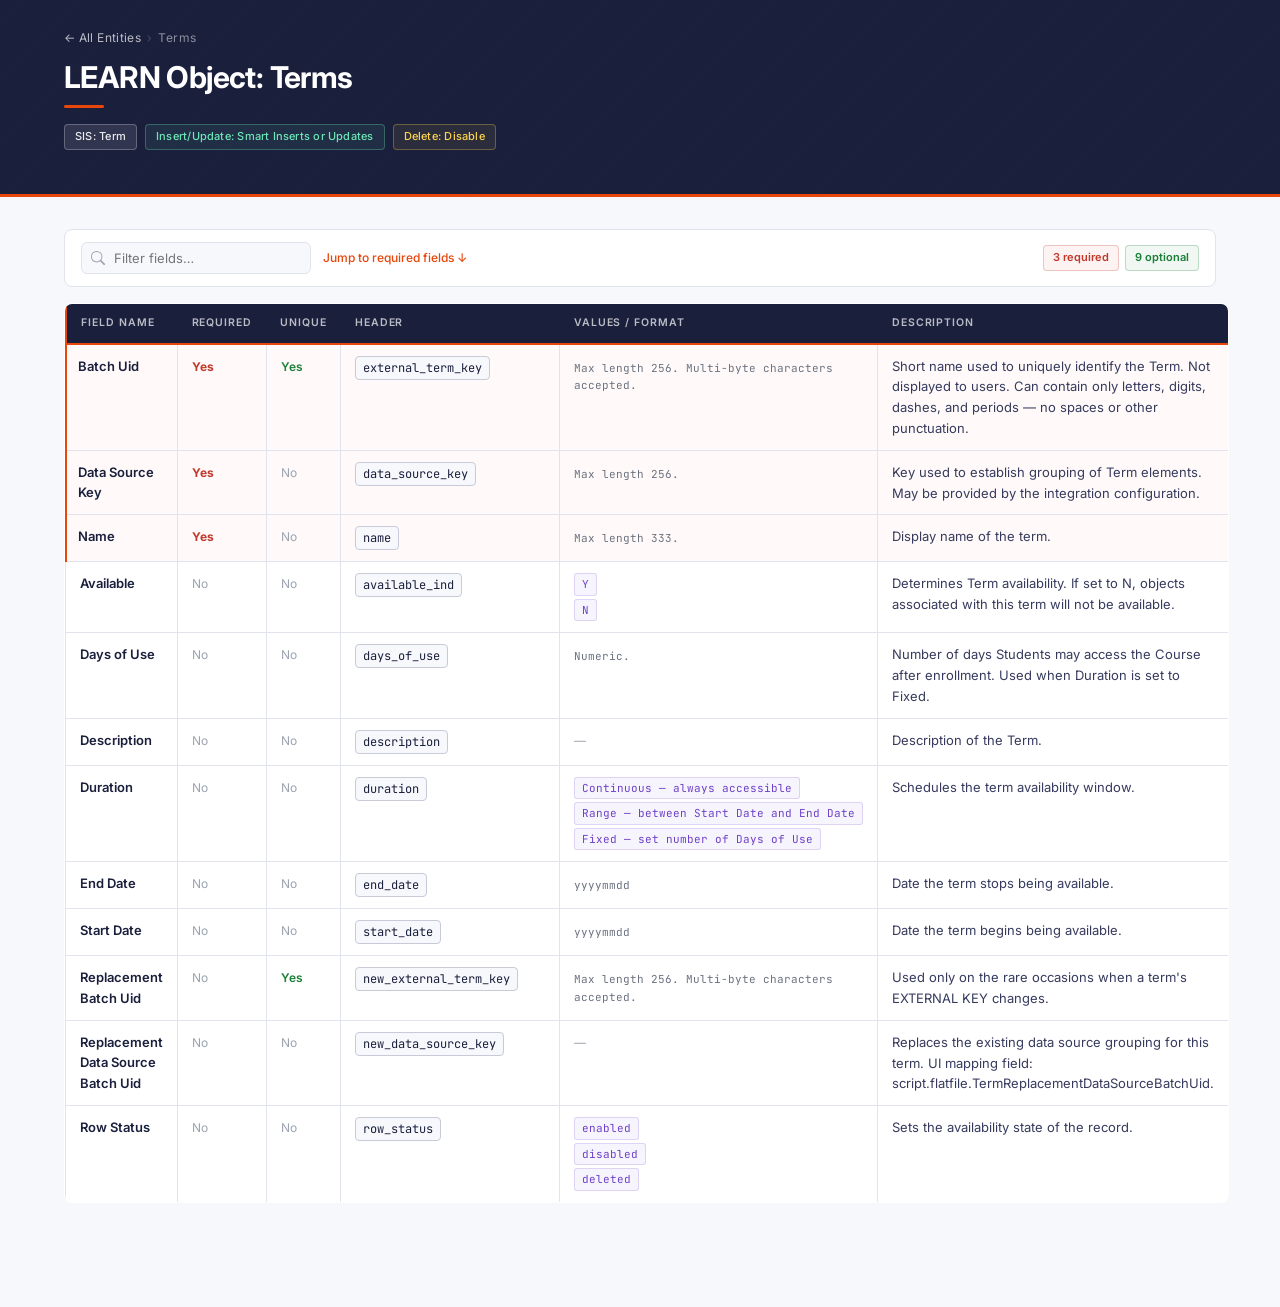
<file: docs/snapshot_reference_site/site/terms.html>
<!DOCTYPE html>
<html lang="en">
<head>
<meta charset="UTF-8">
<meta name="viewport" content="width=device-width, initial-scale=1.0">
<title>Terms — SIS Snapshot Flat File</title>
<link rel="preconnect" href="https://fonts.googleapis.com">
<link rel="preconnect" href="https://fonts.gstatic.com" crossorigin>
<link href="https://fonts.googleapis.com/css2?family=Inter:wght@400;500;600;700;800&family=JetBrains+Mono:wght@400;500&display=swap" rel="stylesheet">
<link rel="stylesheet" href="styles.css">
</head>
<body>
<header>
  <div class="header-inner">
    <div class="breadcrumb"><a href="index.html">&#8592; All Entities</a><span class="sep">›</span>Terms</div>
    <div class="header-row">
      <h1>LEARN Object: Terms</h1>
      
    </div>
    <div class="meta-row">
      <span class="chip chip-sis">SIS: Term</span>
      <span class="chip chip-insert">Insert/Update: Smart Inserts or Updates</span>
      <span class="chip chip-delete">Delete: Disable</span>
    </div>
  </div>
</header>
<main class="main">
  <div class="toolbar">
    <div class="toolbar-left">
      <div class="search-wrap">
        <svg class="search-icon" width="14" height="14" viewBox="0 0 16 16" fill="currentColor">
          <path d="M11.742 10.344a6.5 6.5 0 1 0-1.397 1.398h-.001q.044.06.098.115l3.85 3.85a1 1 0 0 0 1.415-1.414l-3.85-3.85a1 1 0 0 0-.115-.099zm-5.242 1.656a5.5 5.5 0 1 1 0-11 5.5 5.5 0 0 1 0 11"/>
        </svg>
        <input id="field-search" type="search" placeholder="Filter fields…" autocomplete="off">
      </div>
      <a class="jump-link" href="#required-fields">Jump to required fields ↓</a>
    </div>
    <div class="toolbar-counts">
      <span class="count-chip count-req">3 required</span>
      <span class="count-chip count-opt">9 optional</span>
      
    </div>
  </div>
  
  <table>
    <thead>
      <tr>
        <th>Field Name</th>
        <th>Required</th>
        <th>Unique</th>
        <th>Header</th>
        <th>Values / Format</th>
        <th>Description</th>
      </tr>
    </thead>
    <tbody>
      
        <tr id="required-fields" class="row-required">
          <td><span class="field-name">Batch Uid</span></td>
          <td><span class="req-yes">Yes</span></td>
          <td><span class="uniq-yes">Yes</span></td>
          <td><span class="hdr-code">external_term_key</span></td>
          <td><span class="field-format">Max length 256. Multi-byte characters accepted.</span></td>
          <td><span class="desc">Short name used to uniquely identify the Term. Not displayed to users. Can contain only letters, digits, dashes, and periods — no spaces or other punctuation.</span></td>
        </tr>
        <tr class="row-required">
          <td><span class="field-name">Data Source Key</span></td>
          <td><span class="req-yes">Yes</span></td>
          <td><span class="uniq-no">No</span></td>
          <td><span class="hdr-code">data_source_key</span></td>
          <td><span class="field-format">Max length 256.</span></td>
          <td><span class="desc">Key used to establish grouping of Term elements. May be provided by the integration configuration.</span></td>
        </tr>
        <tr class="row-required">
          <td><span class="field-name">Name</span></td>
          <td><span class="req-yes">Yes</span></td>
          <td><span class="uniq-no">No</span></td>
          <td><span class="hdr-code">name</span></td>
          <td><span class="field-format">Max length 333.</span></td>
          <td><span class="desc">Display name of the term.</span></td>
        </tr>
        <tr>
          <td><span class="field-name">Available</span></td>
          <td><span class="req-no">No</span></td>
          <td><span class="uniq-no">No</span></td>
          <td><span class="hdr-code">available_ind</span></td>
          <td><span class="field-values"><span class="val-pill">Y</span><span class="val-pill">N</span></span></td>
          <td><span class="desc">Determines Term availability. If set to N, objects associated with this term will not be available.</span></td>
        </tr>
        <tr>
          <td><span class="field-name">Days of Use</span></td>
          <td><span class="req-no">No</span></td>
          <td><span class="uniq-no">No</span></td>
          <td><span class="hdr-code">days_of_use</span></td>
          <td><span class="field-format">Numeric.</span></td>
          <td><span class="desc">Number of days Students may access the Course after enrollment. Used when Duration is set to Fixed.</span></td>
        </tr>
        <tr>
          <td><span class="field-name">Description</span></td>
          <td><span class="req-no">No</span></td>
          <td><span class="uniq-no">No</span></td>
          <td><span class="hdr-code">description</span></td>
          <td><span class="hdr-na">—</span></td>
          <td><span class="desc">Description of the Term.</span></td>
        </tr>
        <tr>
          <td><span class="field-name">Duration</span></td>
          <td><span class="req-no">No</span></td>
          <td><span class="uniq-no">No</span></td>
          <td><span class="hdr-code">duration</span></td>
          <td><span class="field-values"><span class="val-pill">Continuous — always accessible</span><span class="val-pill">Range — between Start Date and End Date</span><span class="val-pill">Fixed — set number of Days of Use</span></span></td>
          <td><span class="desc">Schedules the term availability window.</span></td>
        </tr>
        <tr>
          <td><span class="field-name">End Date</span></td>
          <td><span class="req-no">No</span></td>
          <td><span class="uniq-no">No</span></td>
          <td><span class="hdr-code">end_date</span></td>
          <td><span class="field-format">yyyymmdd</span></td>
          <td><span class="desc">Date the term stops being available.</span></td>
        </tr>
        <tr>
          <td><span class="field-name">Start Date</span></td>
          <td><span class="req-no">No</span></td>
          <td><span class="uniq-no">No</span></td>
          <td><span class="hdr-code">start_date</span></td>
          <td><span class="field-format">yyyymmdd</span></td>
          <td><span class="desc">Date the term begins being available.</span></td>
        </tr>
        <tr>
          <td><span class="field-name">Replacement Batch Uid</span></td>
          <td><span class="req-no">No</span></td>
          <td><span class="uniq-yes">Yes</span></td>
          <td><span class="hdr-code">new_external_term_key</span></td>
          <td><span class="field-format">Max length 256. Multi-byte characters accepted.</span></td>
          <td><span class="desc">Used only on the rare occasions when a term's EXTERNAL KEY changes.</span></td>
        </tr>
        <tr>
          <td><span class="field-name">Replacement Data Source Batch Uid</span></td>
          <td><span class="req-no">No</span></td>
          <td><span class="uniq-no">No</span></td>
          <td><span class="hdr-code">new_data_source_key</span></td>
          <td><span class="hdr-na">—</span></td>
          <td><span class="desc">Replaces the existing data source grouping for this term. UI mapping field: script.flatfile.TermReplacementDataSourceBatchUid.</span></td>
        </tr>
        <tr>
          <td><span class="field-name">Row Status</span></td>
          <td><span class="req-no">No</span></td>
          <td><span class="uniq-no">No</span></td>
          <td><span class="hdr-code">row_status</span></td>
          <td><span class="field-values"><span class="val-pill">enabled</span><span class="val-pill">disabled</span><span class="val-pill">deleted</span></span></td>
          <td><span class="desc">Sets the availability state of the record.</span></td>
        </tr>
    </tbody>
  </table>
  <div id="no-results" style="display:none" class="no-results">No fields match your filter.</div>
</main>
<script>
(function () {

  // ── Search / filter ────────────────────────────────────────────────────────
  var input = document.getElementById('field-search');
  if (input) {
    input.addEventListener('input', function () {
      var q = this.value.toLowerCase();
      var rows = document.querySelectorAll('tbody tr');
      var anyVisible = false;
      rows.forEach(function (row) {
        var match = row.textContent.toLowerCase().includes(q);
        row.style.display = match ? '' : 'none';
        if (match) anyVisible = true;
      });
      document.getElementById('no-results').style.display = anyVisible ? 'none' : '';
    });
  }

  // ── Copy-header buttons ────────────────────────────────────────────────────
  document.querySelectorAll('.hdr-code').forEach(function (el) {
    var wrapper = document.createElement('span');
    wrapper.className = 'hdr-wrap';

    var btn = document.createElement('button');
    btn.className = 'copy-btn';
    btn.title = 'Copy header';
    btn.innerHTML = '<svg width="12" height="12" viewBox="0 0 16 16" fill="currentColor"><path d="M0 6.75C0 5.784.784 5 1.75 5h1.5a.75.75 0 0 1 0 1.5h-1.5a.25.25 0 0 0-.25.25v7.5c0 .138.112.25.25.25h7.5a.25.25 0 0 0 .25-.25v-1.5a.75.75 0 0 1 1.5 0v1.5A1.75 1.75 0 0 1 9.25 16h-7.5A1.75 1.75 0 0 1 0 14.25Z"/><path d="M5 1.75C5 .784 5.784 0 6.75 0h7.5C15.216 0 16 .784 16 1.75v7.5A1.75 1.75 0 0 1 14.25 11h-7.5A1.75 1.75 0 0 1 5 9.25Zm1.75-.25a.25.25 0 0 0-.25.25v7.5c0 .138.112.25.25.25h7.5a.25.25 0 0 0 .25-.25v-7.5a.25.25 0 0 0-.25-.25Z"/></svg>';

    btn.addEventListener('click', function () {
      var raw = el.textContent.trim();
      var first = raw.split('/')[0].trim();
      navigator.clipboard.writeText(first).then(function () {
        btn.classList.add('copied');
        btn.title = 'Copied!';
        setTimeout(function () {
          btn.classList.remove('copied');
          btn.title = 'Copy header';
        }, 1500);
      });
    });

    el.parentNode.insertBefore(wrapper, el);
    wrapper.appendChild(el);
    wrapper.appendChild(btn);
  });

})();
</script>
</body>
</html>
</file>
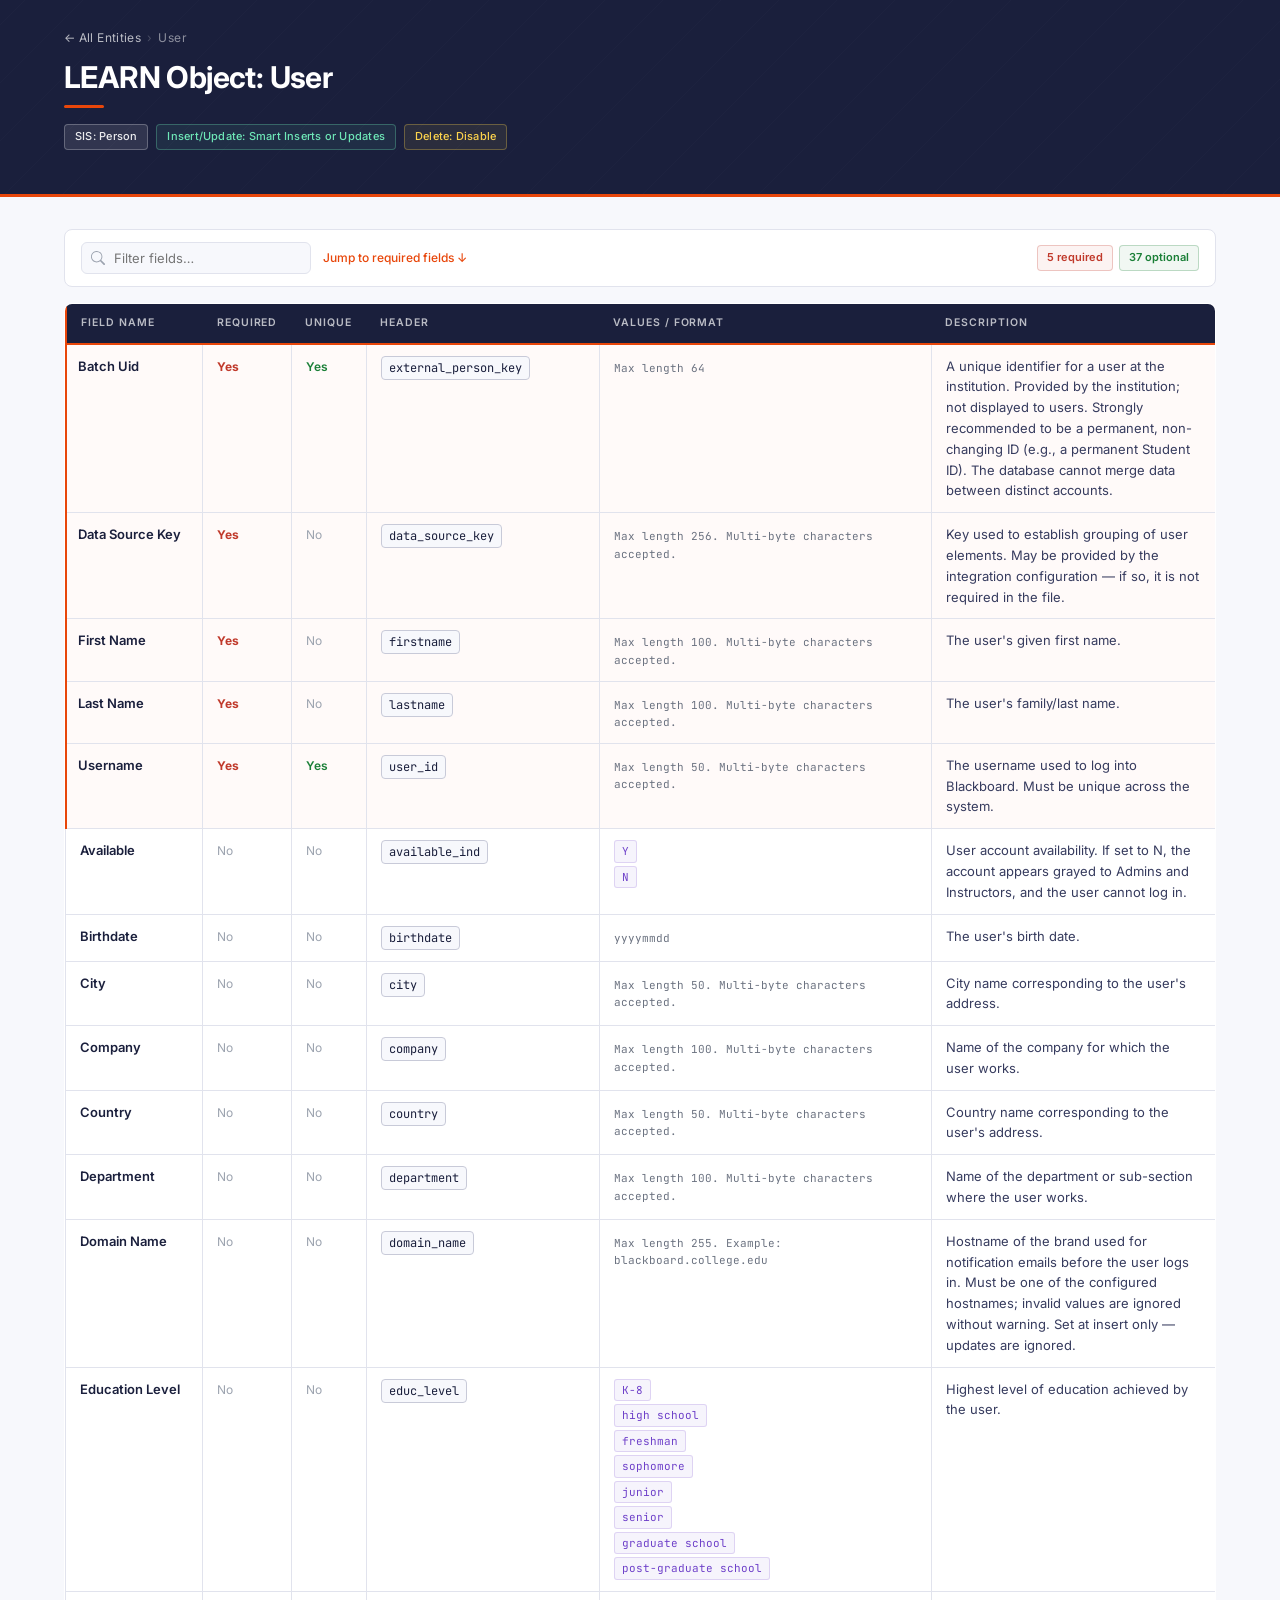
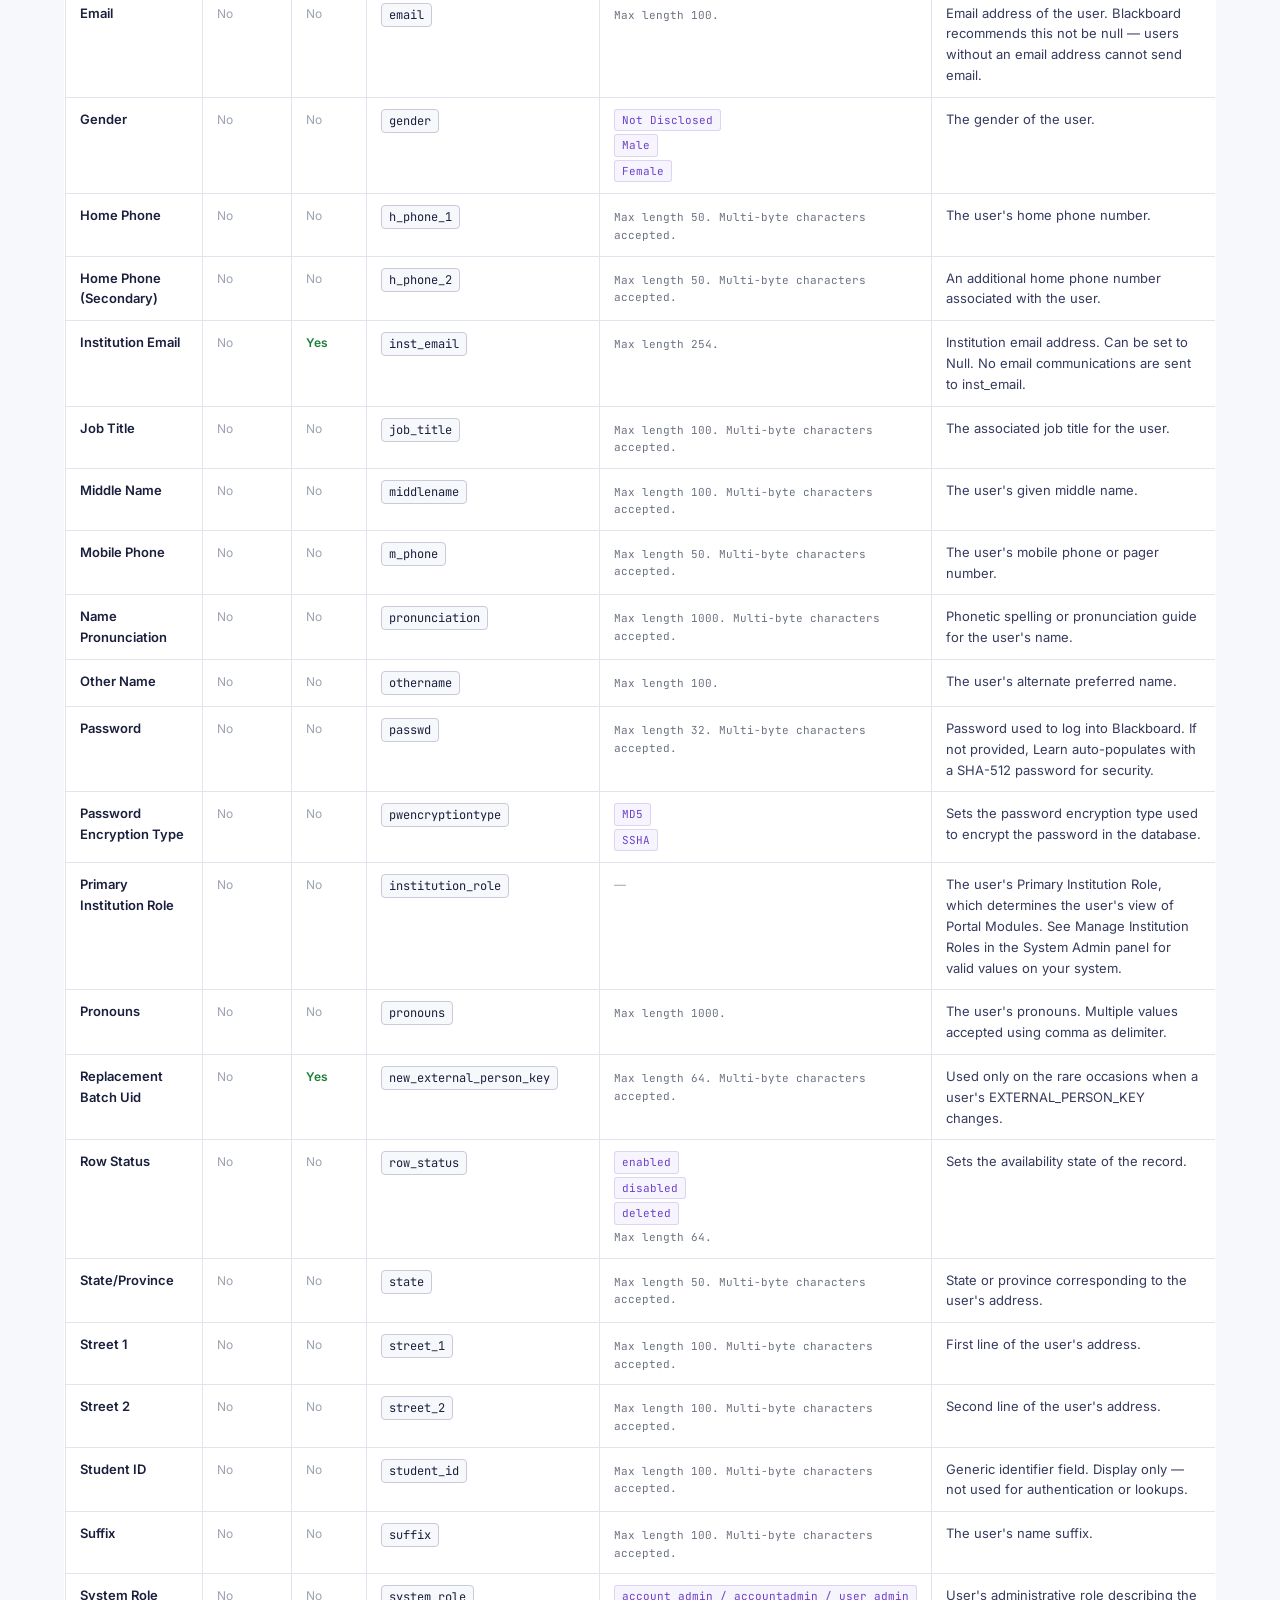
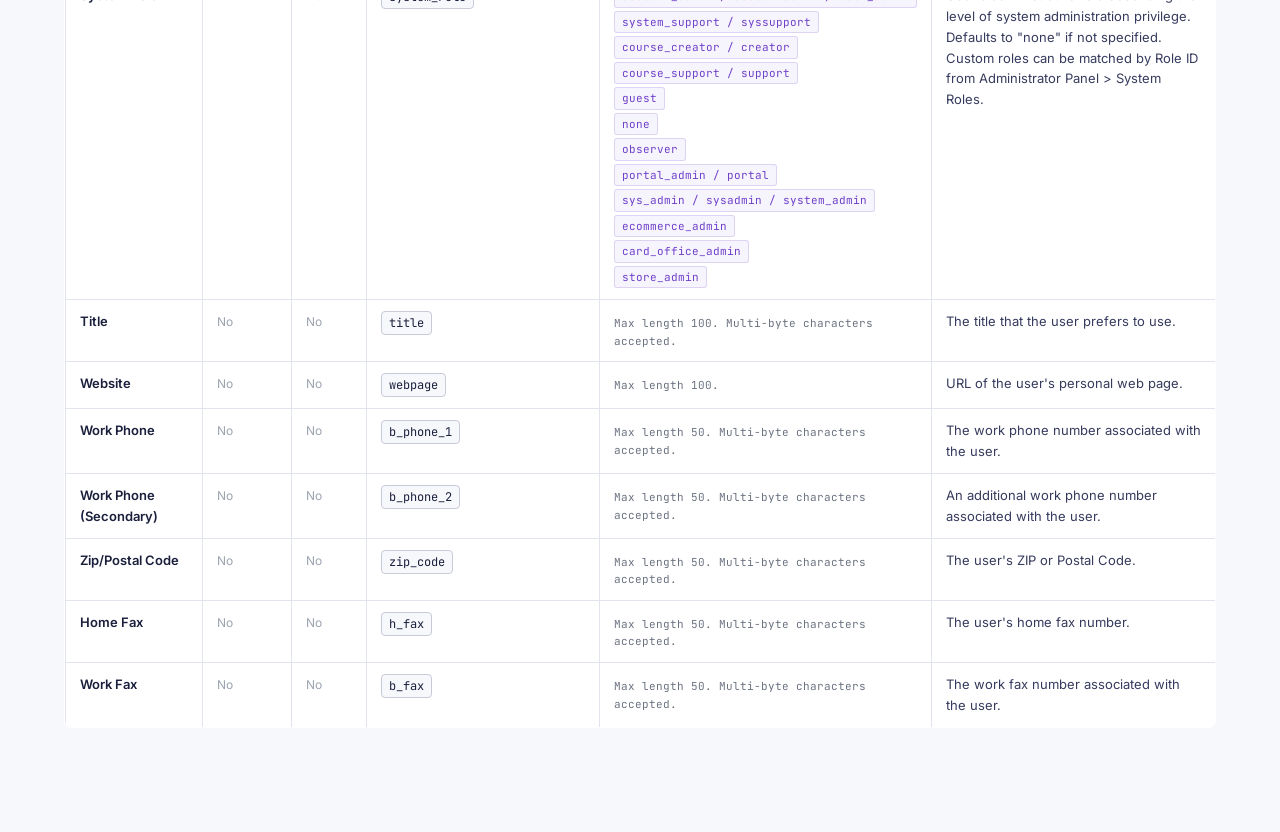
<file: docs/snapshot_reference_site/site/user.html>
<!DOCTYPE html>
<html lang="en">
<head>
<meta charset="UTF-8">
<meta name="viewport" content="width=device-width, initial-scale=1.0">
<title>User — SIS Snapshot Flat File</title>
<link rel="preconnect" href="https://fonts.googleapis.com">
<link rel="preconnect" href="https://fonts.gstatic.com" crossorigin>
<link href="https://fonts.googleapis.com/css2?family=Inter:wght@400;500;600;700;800&family=JetBrains+Mono:wght@400;500&display=swap" rel="stylesheet">
<link rel="stylesheet" href="styles.css">
</head>
<body>
<header>
  <div class="header-inner">
    <div class="breadcrumb"><a href="index.html">&#8592; All Entities</a><span class="sep">›</span>User</div>
    <div class="header-row">
      <h1>LEARN Object: User</h1>
      
    </div>
    <div class="meta-row">
      <span class="chip chip-sis">SIS: Person</span>
      <span class="chip chip-insert">Insert/Update: Smart Inserts or Updates</span>
      <span class="chip chip-delete">Delete: Disable</span>
    </div>
  </div>
</header>
<main class="main">
  <div class="toolbar">
    <div class="toolbar-left">
      <div class="search-wrap">
        <svg class="search-icon" width="14" height="14" viewBox="0 0 16 16" fill="currentColor">
          <path d="M11.742 10.344a6.5 6.5 0 1 0-1.397 1.398h-.001q.044.06.098.115l3.85 3.85a1 1 0 0 0 1.415-1.414l-3.85-3.85a1 1 0 0 0-.115-.099zm-5.242 1.656a5.5 5.5 0 1 1 0-11 5.5 5.5 0 0 1 0 11"/>
        </svg>
        <input id="field-search" type="search" placeholder="Filter fields…" autocomplete="off">
      </div>
      <a class="jump-link" href="#required-fields">Jump to required fields ↓</a>
    </div>
    <div class="toolbar-counts">
      <span class="count-chip count-req">5 required</span>
      <span class="count-chip count-opt">37 optional</span>
      
    </div>
  </div>
  
  <table>
    <thead>
      <tr>
        <th>Field Name</th>
        <th>Required</th>
        <th>Unique</th>
        <th>Header</th>
        <th>Values / Format</th>
        <th>Description</th>
      </tr>
    </thead>
    <tbody>
      
        <tr id="required-fields" class="row-required">
          <td><span class="field-name">Batch Uid</span></td>
          <td><span class="req-yes">Yes</span></td>
          <td><span class="uniq-yes">Yes</span></td>
          <td><span class="hdr-code">external_person_key</span></td>
          <td><span class="field-format">Max length 64</span></td>
          <td><span class="desc">A unique identifier for a user at the institution. Provided by the institution; not displayed to users. Strongly recommended to be a permanent, non-changing ID (e.g., a permanent Student ID). The database cannot merge data between distinct accounts.</span></td>
        </tr>
        <tr class="row-required">
          <td><span class="field-name">Data Source Key</span></td>
          <td><span class="req-yes">Yes</span></td>
          <td><span class="uniq-no">No</span></td>
          <td><span class="hdr-code">data_source_key</span></td>
          <td><span class="field-format">Max length 256. Multi-byte characters accepted.</span></td>
          <td><span class="desc">Key used to establish grouping of user elements. May be provided by the integration configuration — if so, it is not required in the file.</span></td>
        </tr>
        <tr class="row-required">
          <td><span class="field-name">First Name</span></td>
          <td><span class="req-yes">Yes</span></td>
          <td><span class="uniq-no">No</span></td>
          <td><span class="hdr-code">firstname</span></td>
          <td><span class="field-format">Max length 100. Multi-byte characters accepted.</span></td>
          <td><span class="desc">The user's given first name.</span></td>
        </tr>
        <tr class="row-required">
          <td><span class="field-name">Last Name</span></td>
          <td><span class="req-yes">Yes</span></td>
          <td><span class="uniq-no">No</span></td>
          <td><span class="hdr-code">lastname</span></td>
          <td><span class="field-format">Max length 100. Multi-byte characters accepted.</span></td>
          <td><span class="desc">The user's family/last name.</span></td>
        </tr>
        <tr class="row-required">
          <td><span class="field-name">Username</span></td>
          <td><span class="req-yes">Yes</span></td>
          <td><span class="uniq-yes">Yes</span></td>
          <td><span class="hdr-code">user_id</span></td>
          <td><span class="field-format">Max length 50. Multi-byte characters accepted.</span></td>
          <td><span class="desc">The username used to log into Blackboard. Must be unique across the system.</span></td>
        </tr>
        <tr>
          <td><span class="field-name">Available</span></td>
          <td><span class="req-no">No</span></td>
          <td><span class="uniq-no">No</span></td>
          <td><span class="hdr-code">available_ind</span></td>
          <td><span class="field-values"><span class="val-pill">Y</span><span class="val-pill">N</span></span></td>
          <td><span class="desc">User account availability. If set to N, the account appears grayed to Admins and Instructors, and the user cannot log in.</span></td>
        </tr>
        <tr>
          <td><span class="field-name">Birthdate</span></td>
          <td><span class="req-no">No</span></td>
          <td><span class="uniq-no">No</span></td>
          <td><span class="hdr-code">birthdate</span></td>
          <td><span class="field-format">yyyymmdd</span></td>
          <td><span class="desc">The user's birth date.</span></td>
        </tr>
        <tr>
          <td><span class="field-name">City</span></td>
          <td><span class="req-no">No</span></td>
          <td><span class="uniq-no">No</span></td>
          <td><span class="hdr-code">city</span></td>
          <td><span class="field-format">Max length 50. Multi-byte characters accepted.</span></td>
          <td><span class="desc">City name corresponding to the user's address.</span></td>
        </tr>
        <tr>
          <td><span class="field-name">Company</span></td>
          <td><span class="req-no">No</span></td>
          <td><span class="uniq-no">No</span></td>
          <td><span class="hdr-code">company</span></td>
          <td><span class="field-format">Max length 100. Multi-byte characters accepted.</span></td>
          <td><span class="desc">Name of the company for which the user works.</span></td>
        </tr>
        <tr>
          <td><span class="field-name">Country</span></td>
          <td><span class="req-no">No</span></td>
          <td><span class="uniq-no">No</span></td>
          <td><span class="hdr-code">country</span></td>
          <td><span class="field-format">Max length 50. Multi-byte characters accepted.</span></td>
          <td><span class="desc">Country name corresponding to the user's address.</span></td>
        </tr>
        <tr>
          <td><span class="field-name">Department</span></td>
          <td><span class="req-no">No</span></td>
          <td><span class="uniq-no">No</span></td>
          <td><span class="hdr-code">department</span></td>
          <td><span class="field-format">Max length 100. Multi-byte characters accepted.</span></td>
          <td><span class="desc">Name of the department or sub-section where the user works.</span></td>
        </tr>
        <tr>
          <td><span class="field-name">Domain Name</span></td>
          <td><span class="req-no">No</span></td>
          <td><span class="uniq-no">No</span></td>
          <td><span class="hdr-code">domain_name</span></td>
          <td><span class="field-format">Max length 255. Example: blackboard.college.edu</span></td>
          <td><span class="desc">Hostname of the brand used for notification emails before the user logs in. Must be one of the configured hostnames; invalid values are ignored without warning. Set at insert only — updates are ignored.</span></td>
        </tr>
        <tr>
          <td><span class="field-name">Education Level</span></td>
          <td><span class="req-no">No</span></td>
          <td><span class="uniq-no">No</span></td>
          <td><span class="hdr-code">educ_level</span></td>
          <td><span class="field-values"><span class="val-pill">K-8</span><span class="val-pill">high school</span><span class="val-pill">freshman</span><span class="val-pill">sophomore</span><span class="val-pill">junior</span><span class="val-pill">senior</span><span class="val-pill">graduate school</span><span class="val-pill">post-graduate school</span></span></td>
          <td><span class="desc">Highest level of education achieved by the user.</span></td>
        </tr>
        <tr>
          <td><span class="field-name">Email</span></td>
          <td><span class="req-no">No</span></td>
          <td><span class="uniq-no">No</span></td>
          <td><span class="hdr-code">email</span></td>
          <td><span class="field-format">Max length 100.</span></td>
          <td><span class="desc">Email address of the user. Blackboard recommends this not be null — users without an email address cannot send email.</span></td>
        </tr>
        <tr>
          <td><span class="field-name">Gender</span></td>
          <td><span class="req-no">No</span></td>
          <td><span class="uniq-no">No</span></td>
          <td><span class="hdr-code">gender</span></td>
          <td><span class="field-values"><span class="val-pill">Not Disclosed</span><span class="val-pill">Male</span><span class="val-pill">Female</span></span></td>
          <td><span class="desc">The gender of the user.</span></td>
        </tr>
        <tr>
          <td><span class="field-name">Home Phone</span></td>
          <td><span class="req-no">No</span></td>
          <td><span class="uniq-no">No</span></td>
          <td><span class="hdr-code">h_phone_1</span></td>
          <td><span class="field-format">Max length 50. Multi-byte characters accepted.</span></td>
          <td><span class="desc">The user's home phone number.</span></td>
        </tr>
        <tr>
          <td><span class="field-name">Home Phone (Secondary)</span></td>
          <td><span class="req-no">No</span></td>
          <td><span class="uniq-no">No</span></td>
          <td><span class="hdr-code">h_phone_2</span></td>
          <td><span class="field-format">Max length 50. Multi-byte characters accepted.</span></td>
          <td><span class="desc">An additional home phone number associated with the user.</span></td>
        </tr>
        <tr>
          <td><span class="field-name">Institution Email</span></td>
          <td><span class="req-no">No</span></td>
          <td><span class="uniq-yes">Yes</span></td>
          <td><span class="hdr-code">inst_email</span></td>
          <td><span class="field-format">Max length 254.</span></td>
          <td><span class="desc">Institution email address. Can be set to Null. No email communications are sent to inst_email.</span></td>
        </tr>
        <tr>
          <td><span class="field-name">Job Title</span></td>
          <td><span class="req-no">No</span></td>
          <td><span class="uniq-no">No</span></td>
          <td><span class="hdr-code">job_title</span></td>
          <td><span class="field-format">Max length 100. Multi-byte characters accepted.</span></td>
          <td><span class="desc">The associated job title for the user.</span></td>
        </tr>
        <tr>
          <td><span class="field-name">Middle Name</span></td>
          <td><span class="req-no">No</span></td>
          <td><span class="uniq-no">No</span></td>
          <td><span class="hdr-code">middlename</span></td>
          <td><span class="field-format">Max length 100. Multi-byte characters accepted.</span></td>
          <td><span class="desc">The user's given middle name.</span></td>
        </tr>
        <tr>
          <td><span class="field-name">Mobile Phone</span></td>
          <td><span class="req-no">No</span></td>
          <td><span class="uniq-no">No</span></td>
          <td><span class="hdr-code">m_phone</span></td>
          <td><span class="field-format">Max length 50. Multi-byte characters accepted.</span></td>
          <td><span class="desc">The user's mobile phone or pager number.</span></td>
        </tr>
        <tr>
          <td><span class="field-name">Name Pronunciation</span></td>
          <td><span class="req-no">No</span></td>
          <td><span class="uniq-no">No</span></td>
          <td><span class="hdr-code">pronunciation</span></td>
          <td><span class="field-format">Max length 1000. Multi-byte characters accepted.</span></td>
          <td><span class="desc">Phonetic spelling or pronunciation guide for the user's name.</span></td>
        </tr>
        <tr>
          <td><span class="field-name">Other Name</span></td>
          <td><span class="req-no">No</span></td>
          <td><span class="uniq-no">No</span></td>
          <td><span class="hdr-code">othername</span></td>
          <td><span class="field-format">Max length 100.</span></td>
          <td><span class="desc">The user's alternate preferred name.</span></td>
        </tr>
        <tr>
          <td><span class="field-name">Password</span></td>
          <td><span class="req-no">No</span></td>
          <td><span class="uniq-no">No</span></td>
          <td><span class="hdr-code">passwd</span></td>
          <td><span class="field-format">Max length 32. Multi-byte characters accepted.</span></td>
          <td><span class="desc">Password used to log into Blackboard. If not provided, Learn auto-populates with a SHA-512 password for security.</span></td>
        </tr>
        <tr>
          <td><span class="field-name">Password Encryption Type</span></td>
          <td><span class="req-no">No</span></td>
          <td><span class="uniq-no">No</span></td>
          <td><span class="hdr-code">pwencryptiontype</span></td>
          <td><span class="field-values"><span class="val-pill">MD5</span><span class="val-pill">SSHA</span></span></td>
          <td><span class="desc">Sets the password encryption type used to encrypt the password in the database.</span></td>
        </tr>
        <tr>
          <td><span class="field-name">Primary Institution Role</span></td>
          <td><span class="req-no">No</span></td>
          <td><span class="uniq-no">No</span></td>
          <td><span class="hdr-code">institution_role</span></td>
          <td><span class="hdr-na">—</span></td>
          <td><span class="desc">The user's Primary Institution Role, which determines the user's view of Portal Modules. See Manage Institution Roles in the System Admin panel for valid values on your system.</span></td>
        </tr>
        <tr>
          <td><span class="field-name">Pronouns</span></td>
          <td><span class="req-no">No</span></td>
          <td><span class="uniq-no">No</span></td>
          <td><span class="hdr-code">pronouns</span></td>
          <td><span class="field-format">Max length 1000.</span></td>
          <td><span class="desc">The user's pronouns. Multiple values accepted using comma as delimiter.</span></td>
        </tr>
        <tr>
          <td><span class="field-name">Replacement Batch Uid</span></td>
          <td><span class="req-no">No</span></td>
          <td><span class="uniq-yes">Yes</span></td>
          <td><span class="hdr-code">new_external_person_key</span></td>
          <td><span class="field-format">Max length 64. Multi-byte characters accepted.</span></td>
          <td><span class="desc">Used only on the rare occasions when a user's EXTERNAL_PERSON_KEY changes.</span></td>
        </tr>
        <tr>
          <td><span class="field-name">Row Status</span></td>
          <td><span class="req-no">No</span></td>
          <td><span class="uniq-no">No</span></td>
          <td><span class="hdr-code">row_status</span></td>
          <td><span class="field-values"><span class="val-pill">enabled</span><span class="val-pill">disabled</span><span class="val-pill">deleted</span></span><span class="field-format">Max length 64.</span></td>
          <td><span class="desc">Sets the availability state of the record.</span></td>
        </tr>
        <tr>
          <td><span class="field-name">State/Province</span></td>
          <td><span class="req-no">No</span></td>
          <td><span class="uniq-no">No</span></td>
          <td><span class="hdr-code">state</span></td>
          <td><span class="field-format">Max length 50. Multi-byte characters accepted.</span></td>
          <td><span class="desc">State or province corresponding to the user's address.</span></td>
        </tr>
        <tr>
          <td><span class="field-name">Street 1</span></td>
          <td><span class="req-no">No</span></td>
          <td><span class="uniq-no">No</span></td>
          <td><span class="hdr-code">street_1</span></td>
          <td><span class="field-format">Max length 100. Multi-byte characters accepted.</span></td>
          <td><span class="desc">First line of the user's address.</span></td>
        </tr>
        <tr>
          <td><span class="field-name">Street 2</span></td>
          <td><span class="req-no">No</span></td>
          <td><span class="uniq-no">No</span></td>
          <td><span class="hdr-code">street_2</span></td>
          <td><span class="field-format">Max length 100. Multi-byte characters accepted.</span></td>
          <td><span class="desc">Second line of the user's address.</span></td>
        </tr>
        <tr>
          <td><span class="field-name">Student ID</span></td>
          <td><span class="req-no">No</span></td>
          <td><span class="uniq-no">No</span></td>
          <td><span class="hdr-code">student_id</span></td>
          <td><span class="field-format">Max length 100. Multi-byte characters accepted.</span></td>
          <td><span class="desc">Generic identifier field. Display only — not used for authentication or lookups.</span></td>
        </tr>
        <tr>
          <td><span class="field-name">Suffix</span></td>
          <td><span class="req-no">No</span></td>
          <td><span class="uniq-no">No</span></td>
          <td><span class="hdr-code">suffix</span></td>
          <td><span class="field-format">Max length 100. Multi-byte characters accepted.</span></td>
          <td><span class="desc">The user's name suffix.</span></td>
        </tr>
        <tr>
          <td><span class="field-name">System Role</span></td>
          <td><span class="req-no">No</span></td>
          <td><span class="uniq-no">No</span></td>
          <td><span class="hdr-code">system_role</span></td>
          <td><span class="field-values"><span class="val-pill">account_admin / accountadmin / user_admin</span><span class="val-pill">system_support / syssupport</span><span class="val-pill">course_creator / creator</span><span class="val-pill">course_support / support</span><span class="val-pill">guest</span><span class="val-pill">none</span><span class="val-pill">observer</span><span class="val-pill">portal_admin / portal</span><span class="val-pill">sys_admin / sysadmin / system_admin</span><span class="val-pill">ecommerce_admin</span><span class="val-pill">card_office_admin</span><span class="val-pill">store_admin</span></span></td>
          <td><span class="desc">User's administrative role describing the level of system administration privilege. Defaults to "none" if not specified. Custom roles can be matched by Role ID from Administrator Panel > System Roles.</span></td>
        </tr>
        <tr>
          <td><span class="field-name">Title</span></td>
          <td><span class="req-no">No</span></td>
          <td><span class="uniq-no">No</span></td>
          <td><span class="hdr-code">title</span></td>
          <td><span class="field-format">Max length 100. Multi-byte characters accepted.</span></td>
          <td><span class="desc">The title that the user prefers to use.</span></td>
        </tr>
        <tr>
          <td><span class="field-name">Website</span></td>
          <td><span class="req-no">No</span></td>
          <td><span class="uniq-no">No</span></td>
          <td><span class="hdr-code">webpage</span></td>
          <td><span class="field-format">Max length 100.</span></td>
          <td><span class="desc">URL of the user's personal web page.</span></td>
        </tr>
        <tr>
          <td><span class="field-name">Work Phone</span></td>
          <td><span class="req-no">No</span></td>
          <td><span class="uniq-no">No</span></td>
          <td><span class="hdr-code">b_phone_1</span></td>
          <td><span class="field-format">Max length 50. Multi-byte characters accepted.</span></td>
          <td><span class="desc">The work phone number associated with the user.</span></td>
        </tr>
        <tr>
          <td><span class="field-name">Work Phone (Secondary)</span></td>
          <td><span class="req-no">No</span></td>
          <td><span class="uniq-no">No</span></td>
          <td><span class="hdr-code">b_phone_2</span></td>
          <td><span class="field-format">Max length 50. Multi-byte characters accepted.</span></td>
          <td><span class="desc">An additional work phone number associated with the user.</span></td>
        </tr>
        <tr>
          <td><span class="field-name">Zip/Postal Code</span></td>
          <td><span class="req-no">No</span></td>
          <td><span class="uniq-no">No</span></td>
          <td><span class="hdr-code">zip_code</span></td>
          <td><span class="field-format">Max length 50. Multi-byte characters accepted.</span></td>
          <td><span class="desc">The user's ZIP or Postal Code.</span></td>
        </tr>
        <tr>
          <td><span class="field-name">Home Fax</span></td>
          <td><span class="req-no">No</span></td>
          <td><span class="uniq-no">No</span></td>
          <td><span class="hdr-code">h_fax</span></td>
          <td><span class="field-format">Max length 50. Multi-byte characters accepted.</span></td>
          <td><span class="desc">The user's home fax number.</span></td>
        </tr>
        <tr>
          <td><span class="field-name">Work Fax</span></td>
          <td><span class="req-no">No</span></td>
          <td><span class="uniq-no">No</span></td>
          <td><span class="hdr-code">b_fax</span></td>
          <td><span class="field-format">Max length 50. Multi-byte characters accepted.</span></td>
          <td><span class="desc">The work fax number associated with the user.</span></td>
        </tr>
    </tbody>
  </table>
  <div id="no-results" style="display:none" class="no-results">No fields match your filter.</div>
</main>
<script>
(function () {

  // ── Search / filter ────────────────────────────────────────────────────────
  var input = document.getElementById('field-search');
  if (input) {
    input.addEventListener('input', function () {
      var q = this.value.toLowerCase();
      var rows = document.querySelectorAll('tbody tr');
      var anyVisible = false;
      rows.forEach(function (row) {
        var match = row.textContent.toLowerCase().includes(q);
        row.style.display = match ? '' : 'none';
        if (match) anyVisible = true;
      });
      document.getElementById('no-results').style.display = anyVisible ? 'none' : '';
    });
  }

  // ── Copy-header buttons ────────────────────────────────────────────────────
  document.querySelectorAll('.hdr-code').forEach(function (el) {
    var wrapper = document.createElement('span');
    wrapper.className = 'hdr-wrap';

    var btn = document.createElement('button');
    btn.className = 'copy-btn';
    btn.title = 'Copy header';
    btn.innerHTML = '<svg width="12" height="12" viewBox="0 0 16 16" fill="currentColor"><path d="M0 6.75C0 5.784.784 5 1.75 5h1.5a.75.75 0 0 1 0 1.5h-1.5a.25.25 0 0 0-.25.25v7.5c0 .138.112.25.25.25h7.5a.25.25 0 0 0 .25-.25v-1.5a.75.75 0 0 1 1.5 0v1.5A1.75 1.75 0 0 1 9.25 16h-7.5A1.75 1.75 0 0 1 0 14.25Z"/><path d="M5 1.75C5 .784 5.784 0 6.75 0h7.5C15.216 0 16 .784 16 1.75v7.5A1.75 1.75 0 0 1 14.25 11h-7.5A1.75 1.75 0 0 1 5 9.25Zm1.75-.25a.25.25 0 0 0-.25.25v7.5c0 .138.112.25.25.25h7.5a.25.25 0 0 0 .25-.25v-7.5a.25.25 0 0 0-.25-.25Z"/></svg>';

    btn.addEventListener('click', function () {
      var raw = el.textContent.trim();
      var first = raw.split('/')[0].trim();
      navigator.clipboard.writeText(first).then(function () {
        btn.classList.add('copied');
        btn.title = 'Copied!';
        setTimeout(function () {
          btn.classList.remove('copied');
          btn.title = 'Copy header';
        }, 1500);
      });
    });

    el.parentNode.insertBefore(wrapper, el);
    wrapper.appendChild(el);
    wrapper.appendChild(btn);
  });

})();
</script>
</body>
</html>
</file>
<file: docs/snapshot_reference_site/site/styles.css>
/* =============================================================================
   styles.css — Blackboard / Anthology branded styles
   Inspired by blackboard.com and help.anthology.com
   ============================================================================= */

/* ── Google Fonts ── Inter for UI, JetBrains Mono for code ─────────────────── */
/* Loaded via <link> in the HTML head                                            */

/* ── Design tokens ─────────────────────────────────────────────────────────── */

:root {
  /* Backgrounds */
  --bg:         #ffffff;
  --bg-subtle:  #f7f8fc;
  --surface:    #ffffff;
  --surface2:   #f0f1f7;

  /* Borders */
  --border:     #e1e3ed;
  --border-med: #c8cad8;

  /* Blackboard brand */
  --navy:       #1a1f3c;
  --navy-light: #2d3561;
  --orange:     #e8460a;
  --orange-dark: #c93a07;
  --orange-light: rgba(232, 70, 10, 0.08);

  /* Semantic colours */
  --accent:     #e8460a;   /* Blackboard orange — primary interactive */
  --accent2:    #1a7f37;   /* green — success / optional */
  --accent3:    #6e40c9;   /* purple — code/monospace values */
  --text:       #1a1f3c;   /* navy — primary text */
  --text-body:  #363b5e;   /* slightly lighter body copy */
  --muted:      #6b7280;   /* grey — secondary/metadata */
  --muted-light:#9ca3af;

  /* Status */
  --required:   #c0392b;
  --warn:       #92600a;
  --deprecated: #9ca3af;
}

/* ── Reset ──────────────────────────────────────────────────────────────────── */

* {
  margin: 0;
  padding: 0;
  box-sizing: border-box;
}

body {
  background: var(--bg-subtle);
  color: var(--text);
  font-family: 'Inter', system-ui, -apple-system, sans-serif;
  font-size: 15px;
  line-height: 1.6;
  min-height: 100vh;
}

/* ── Page header ────────────────────────────────────────────────────────────── */

header {
  padding: 0 64px;
  background: var(--navy);
  border-bottom: 3px solid var(--orange);
  position: relative;
  overflow: hidden;
}

/* Subtle texture — diagonal lines echoing Blackboard's geometric motifs */
header::before {
  content: '';
  position: absolute;
  inset: 0;
  background-image: repeating-linear-gradient(
    -45deg,
    transparent,
    transparent 40px,
    rgba(255,255,255,0.015) 40px,
    rgba(255,255,255,0.015) 41px
  );
  pointer-events: none;
}

.header-inner {
  position: relative;
  padding: 28px 0 24px;
}

.breadcrumb {
  font-size: 12px;
  color: rgba(255,255,255,0.5);
  letter-spacing: 0.03em;
  margin-bottom: 12px;
  font-weight: 400;
}

.breadcrumb a {
  color: rgba(255,255,255,0.7);
  text-decoration: none;
  transition: color 0.15s;
}

.breadcrumb a:hover { color: var(--orange); }

.breadcrumb .sep { margin: 0 6px; opacity: 0.4; }

/* Header row — title + optional source link */
.header-row {
  display: flex;
  align-items: baseline;
  gap: 16px;
  flex-wrap: wrap;
}

h1 {
  font-size: clamp(20px, 2.8vw, 30px);
  font-weight: 700;
  letter-spacing: -0.02em;
  color: #ffffff;
  line-height: 1.2;
}

/* Orange underscore accent beneath the h1 */
h1::after {
  content: '';
  display: block;
  width: 40px;
  height: 3px;
  background: var(--orange);
  margin-top: 10px;
  border-radius: 2px;
}

.source-link {
  font-size: 12px;
  color: rgba(255,255,255,0.55);
  text-decoration: none;
  border: 1px solid rgba(255,255,255,0.2);
  padding: 3px 9px;
  border-radius: 4px;
  transition: all 0.15s;
  white-space: nowrap;
  align-self: center;
}

.source-link:hover {
  color: #fff;
  border-color: var(--orange);
  background: rgba(232,70,10,0.15);
}

/* ── Meta chips ─────────────────────────────────────────────────────────────── */

.meta-row {
  display: flex;
  gap: 8px;
  flex-wrap: wrap;
  margin-top: 16px;
  padding-bottom: 20px;
  align-items: center;
}

.chip {
  font-size: 11px;
  font-weight: 500;
  padding: 3px 10px;
  border-radius: 4px;
  border: 1px solid;
  white-space: nowrap;
  letter-spacing: 0.02em;
}

.chip-sis    { color: rgba(255,255,255,0.9); border-color: rgba(255,255,255,0.25); background: rgba(255,255,255,0.1);  }
.chip-insert { color: #6ee7b7;               border-color: rgba(110,231,183,0.3);  background: rgba(110,231,183,0.08); }
.chip-delete { color: #fcd34d;               border-color: rgba(252,211,77,0.3);   background: rgba(252,211,77,0.08);  }

/* ── Main content area ──────────────────────────────────────────────────────── */

.main {
  padding: 32px 64px 56px;
  max-width: 1300px;
}

.section-label {
  font-size: 10px;
  font-weight: 700;
  color: var(--muted);
  letter-spacing: 0.12em;
  text-transform: uppercase;
  margin-bottom: 16px;
  padding-bottom: 8px;
  border-bottom: 1px solid var(--border);
}

/* ── Toolbar ────────────────────────────────────────────────────────────────── */

.toolbar {
  display: flex;
  align-items: center;
  justify-content: space-between;
  gap: 12px;
  flex-wrap: wrap;
  margin-bottom: 16px;
  padding: 12px 16px;
  background: var(--surface);
  border: 1px solid var(--border);
  border-radius: 8px;
}

.toolbar-left {
  display: flex;
  align-items: center;
  gap: 12px;
  flex-wrap: wrap;
}

.toolbar-counts {
  display: flex;
  gap: 6px;
  flex-wrap: wrap;
}

/* Search */
.search-wrap {
  position: relative;
  display: flex;
  align-items: center;
}

.search-icon {
  position: absolute;
  left: 10px;
  color: var(--muted-light);
  pointer-events: none;
}

#field-search {
  font-family: 'Inter', system-ui, sans-serif;
  font-size: 13px;
  padding: 7px 10px 7px 32px;
  border: 1px solid var(--border);
  border-radius: 6px;
  background: var(--bg-subtle);
  color: var(--text);
  width: 230px;
  outline: none;
  transition: border-color 0.15s, box-shadow 0.15s;
}

#field-search:focus {
  border-color: var(--orange);
  box-shadow: 0 0 0 3px rgba(232, 70, 10, 0.1);
  background: #fff;
}

/* Jump link */
.jump-link {
  font-size: 12px;
  font-weight: 500;
  color: var(--orange);
  text-decoration: none;
  white-space: nowrap;
  transition: opacity 0.15s;
}

.jump-link:hover { opacity: 0.75; text-decoration: underline; }

/* Count chips */
.count-chip {
  font-size: 11px;
  font-weight: 600;
  padding: 3px 9px;
  border-radius: 4px;
  border: 1px solid;
}

.count-req  { color: var(--required); border-color: rgba(192, 57, 43, 0.25); background: rgba(192, 57, 43, 0.06); }
.count-opt  { color: var(--accent2);  border-color: rgba(26, 127, 55, 0.25); background: rgba(26, 127, 55, 0.06); }
.count-dep  { color: var(--warn);     border-color: rgba(146, 96, 10, 0.25); background: rgba(146, 96, 10, 0.06); }

/* ── Callout boxes ──────────────────────────────────────────────────────────── */

.box {
  border-radius: 6px;
  padding: 12px 16px;
  margin-bottom: 20px;
  font-size: 13px;
  line-height: 1.7;
  border-left: 3px solid;
}

.box-warn {
  background: rgba(146, 96, 10, 0.05);
  border-color: var(--warn);
  color: var(--warn);
  border-left-width: 3px;
  border-right: 1px solid rgba(146,96,10,0.15);
  border-top: 1px solid rgba(146,96,10,0.15);
  border-bottom: 1px solid rgba(146,96,10,0.15);
}

.box-info {
  background: rgba(26, 31, 60, 0.03);
  border-color: var(--navy-light);
  color: var(--text-body);
  border-right: 1px solid var(--border);
  border-top: 1px solid var(--border);
  border-bottom: 1px solid var(--border);
}

.box-info code,
.box code {
  font-family: 'JetBrains Mono', 'Fira Code', monospace;
  font-size: 12px;
  color: var(--accent3);
  background: rgba(110, 64, 201, 0.07);
  padding: 1px 5px;
  border-radius: 3px;
}

.box strong { font-weight: 600; }

/* ── Table ──────────────────────────────────────────────────────────────────── */

table {
  width: 100%;
  border-collapse: collapse;
  margin-bottom: 48px;
  font-size: 13.5px;
  background: var(--surface);
  border: 1px solid var(--border);
  border-radius: 8px;
  overflow: hidden;
}

thead th {
  background: var(--navy);
  color: rgba(255,255,255,0.7);
  font-size: 10.5px;
  font-weight: 600;
  letter-spacing: 0.09em;
  text-transform: uppercase;
  padding: 11px 14px;
  text-align: left;
  border-bottom: 2px solid var(--orange);
}

/* First header gets the orange accent bar on its left */
thead th:first-child {
  border-left: 3px solid var(--orange);
}

tbody tr {
  border-bottom: 1px solid var(--border);
  transition: background 0.1s;
}

tbody tr:last-child { border-bottom: none; }

tbody tr:hover { background: var(--bg-subtle); }

tbody tr.deprecated-row { opacity: 0.55; }

/* Required row highlight — left orange bar */
tbody tr.row-required {
  background: rgba(232, 70, 10, 0.025);
  border-left: 3px solid var(--orange);
}

tbody tr.row-required:hover {
  background: rgba(232, 70, 10, 0.05);
}

tbody tr.row-required td:first-child {
  padding-left: 11px;
}

td {
  padding: 11px 14px;
  vertical-align: top;
  line-height: 1.5;
  border-right: 1px solid var(--border);
}

td:last-child { border-right: none; }

/* ── Column widths ──────────────────────────────────────────────────────────── */

table th:nth-child(1) { width: 14%; }   /* Field Name     */
table th:nth-child(2) { width: 6%;  }   /* Required       */
table th:nth-child(3) { width: 5%;  }   /* Unique         */
table th:nth-child(4) { width: 14%; }   /* Header         */
table th:nth-child(5) { width: 22%; }   /* Values/Format  */
table th:nth-child(6) { width: 39%; }   /* Description    */

/* ── Cell contents ──────────────────────────────────────────────────────────── */

.field-name     { font-weight: 600; color: var(--navy); font-size: 13px; }
.field-name.dep { text-decoration: line-through; color: var(--deprecated); font-weight: 400; }

.badge-dep {
  font-size: 10px;
  font-weight: 600;
  color: var(--deprecated);
  border: 1px solid currentColor;
  padding: 1px 5px;
  border-radius: 3px;
  margin-left: 6px;
  vertical-align: middle;
  letter-spacing: 0.04em;
}

.req-yes  { color: var(--required); font-size: 12px; font-weight: 700; }
.req-no   { color: var(--muted-light); font-size: 12px; }
.uniq-yes { color: var(--accent2);  font-size: 12px; font-weight: 600; }
.uniq-no  { color: var(--muted-light); font-size: 12px; }

/* Header code pill */
.hdr-code {
  font-family: 'JetBrains Mono', 'Fira Code', monospace;
  font-size: 12px;
  color: var(--navy);
  background: var(--bg-subtle);
  border: 1px solid var(--border-med);
  padding: 2px 7px;
  border-radius: 4px;
  display: inline-block;
  transition: border-color 0.15s;
}

.hdr-na {
  color: var(--muted-light);
  font-size: 12px;
}

/* ── Copy-header button ──────────────────────────────────────────────────────── */

.hdr-wrap {
  display: inline-flex;
  align-items: center;
  gap: 5px;
}

.copy-btn {
  display: inline-flex;
  align-items: center;
  justify-content: center;
  padding: 3px 4px;
  border: 1px solid var(--border);
  border-radius: 4px;
  background: var(--surface);
  color: var(--muted-light);
  cursor: pointer;
  opacity: 0;
  transition: opacity 0.15s, background 0.15s, color 0.15s, border-color 0.15s;
  vertical-align: middle;
  line-height: 1;
}

td:hover .copy-btn { opacity: 1; }

.copy-btn:hover {
  background: var(--orange-light);
  color: var(--orange);
  border-color: var(--orange);
}

.copy-btn.copied {
  opacity: 1;
  color: var(--accent2);
  border-color: var(--accent2);
  background: rgba(26, 127, 55, 0.06);
}

/* ── Values column ──────────────────────────────────────────────────────────── */

.field-values {
  display: flex;
  flex-direction: column;
  gap: 3px;
}

.val-pill {
  font-family: 'JetBrains Mono', 'Fira Code', monospace;
  font-size: 11px;
  color: var(--accent3);
  background: rgba(110, 64, 201, 0.06);
  border: 1px solid rgba(110, 64, 201, 0.18);
  padding: 2px 7px;
  border-radius: 3px;
  white-space: nowrap;
  display: inline-block;
  width: fit-content;
}

/* ── Format column ──────────────────────────────────────────────────────────── */

.field-format {
  font-family: 'JetBrains Mono', 'Fira Code', monospace;
  font-size: 11px;
  color: var(--muted);
  line-height: 1.6;
  display: block;
  margin-top: 4px;
}

/* ── Description cell ───────────────────────────────────────────────────────── */

.desc {
  color: var(--text-body);
  font-size: 13px;
  line-height: 1.6;
}

/* ── Inline field note (amber callout) ──────────────────────────────────────── */

.field-note {
  display: block;
  margin-top: 7px;
  font-size: 11.5px;
  color: var(--warn);
  background: rgba(146, 96, 10, 0.05);
  border-left: 2px solid var(--warn);
  padding: 4px 8px;
  border-radius: 0 3px 3px 0;
}

/* ── No-results message ─────────────────────────────────────────────────────── */

.no-results {
  font-size: 14px;
  color: var(--muted);
  padding: 32px 0;
  text-align: center;
}

/* ── Responsive ─────────────────────────────────────────────────────────────── */

@media (max-width: 900px) {
  header        { padding: 0 20px; }
  .main         { padding: 20px 20px 40px; }
  table         { font-size: 12px; }
  td, thead th  { padding: 8px 10px; }
  #field-search { width: 180px; }
}
</file>
<file: docs/snapshot_reference_site/site/index.css>
/* =============================================================================
   index.css — Blackboard-branded styles for index.html (card grid)
   Loaded in addition to styles.css on the index page only.
   ============================================================================= */

/* ── Index header ───────────────────────────────────────────────────────────── */

header {
  padding: 0 64px;
}

.header-inner {
  padding: 40px 0 32px;
}

header::before {
  background-image: repeating-linear-gradient(
    -45deg,
    transparent,
    transparent 40px,
    rgba(255,255,255,0.02) 40px,
    rgba(255,255,255,0.02) 41px
  );
}

h1 {
  font-size: clamp(28px, 4vw, 44px);
  font-weight: 800;
  line-height: 1.15;
}

.subtitle {
  color: rgba(255,255,255,0.6);
  font-size: 15px;
  font-weight: 400;
  max-width: 560px;
  line-height: 1.7;
  margin-top: 12px;
}

/* ── Main / grid ────────────────────────────────────────────────────────────── */

.main {
  padding: 40px 64px 64px;
  max-width: 1300px;
  margin: 0 auto;
}

.grid {
  display: grid;
  grid-template-columns: repeat(auto-fill, minmax(360px, 1fr));
  gap: 18px;
}

/* ── Entity cards ───────────────────────────────────────────────────────────── */

.card {
  background: #ffffff;
  border: 1px solid var(--border);
  border-radius: 8px;
  padding: 24px;
  text-decoration: none;
  color: inherit;
  transition: box-shadow 0.2s, border-color 0.2s, transform 0.15s;
  display: flex;
  flex-direction: column;
  gap: 10px;
  position: relative;
  overflow: hidden;
}

/* Top orange accent bar — slides in on hover */
.card::before {
  content: '';
  position: absolute;
  top: 0;
  left: 0;
  right: 0;
  height: 3px;
  background: var(--orange);
  transform: scaleX(0);
  transform-origin: left;
  transition: transform 0.2s ease;
}

.card:hover {
  border-color: var(--border-med);
  box-shadow: 0 4px 20px rgba(26, 31, 60, 0.1);
  transform: translateY(-2px);
}

.card:hover::before { transform: scaleX(1); }

.card-icon {
  font-size: 20px;
  width: 42px;
  height: 42px;
  background: var(--bg-subtle);
  border-radius: 8px;
  display: flex;
  align-items: center;
  justify-content: center;
  border: 1px solid var(--border);
}

.card-title {
  font-size: 15px;
  font-weight: 700;
  color: var(--navy);
  line-height: 1.3;
}

.card-sis {
  font-family: 'JetBrains Mono', 'Fira Code', monospace;
  font-size: 11px;
  color: var(--orange);
  background: var(--orange-light);
  border: 1px solid rgba(232,70,10,0.2);
  padding: 2px 8px;
  border-radius: 4px;
  display: inline-block;
  width: fit-content;
  font-weight: 500;
}

.card-desc {
  font-size: 13px;
  color: var(--muted);
  line-height: 1.55;
  flex: 1;
}

.card-meta {
  display: flex;
  gap: 6px;
  flex-wrap: wrap;
}

/* ── Field count badges ─────────────────────────────────────────────────────── */

.badge {
  font-size: 11px;
  font-weight: 600;
  padding: 2px 8px;
  border-radius: 4px;
  border: 1px solid;
}

.badge-req     { color: var(--required); border-color: rgba(192, 57,  43, 0.3); background: rgba(192, 57,  43, 0.07); }
.badge-opt     { color: var(--accent2);  border-color: rgba(26,  127, 55, 0.3); background: rgba(26,  127, 55, 0.07); }
.badge-dep-warn { color: var(--warn);    border-color: rgba(146,  96, 10, 0.3); background: rgba(146,  96, 10, 0.07); }

/* ── Arrow indicator ────────────────────────────────────────────────────────── */

.arrow {
  position: absolute;
  bottom: 20px;
  right: 20px;
  color: var(--muted-light);
  font-size: 16px;
  transition: transform 0.2s, color 0.2s;
}

.card:hover .arrow {
  transform: translate(3px, -3px);
  color: var(--orange);
}

/* ── Responsive ─────────────────────────────────────────────────────────────── */

@media (max-width: 768px) {
  header,
  .main { padding-left: 20px; padding-right: 20px; }
  .grid { grid-template-columns: 1fr; }
}
</file>
